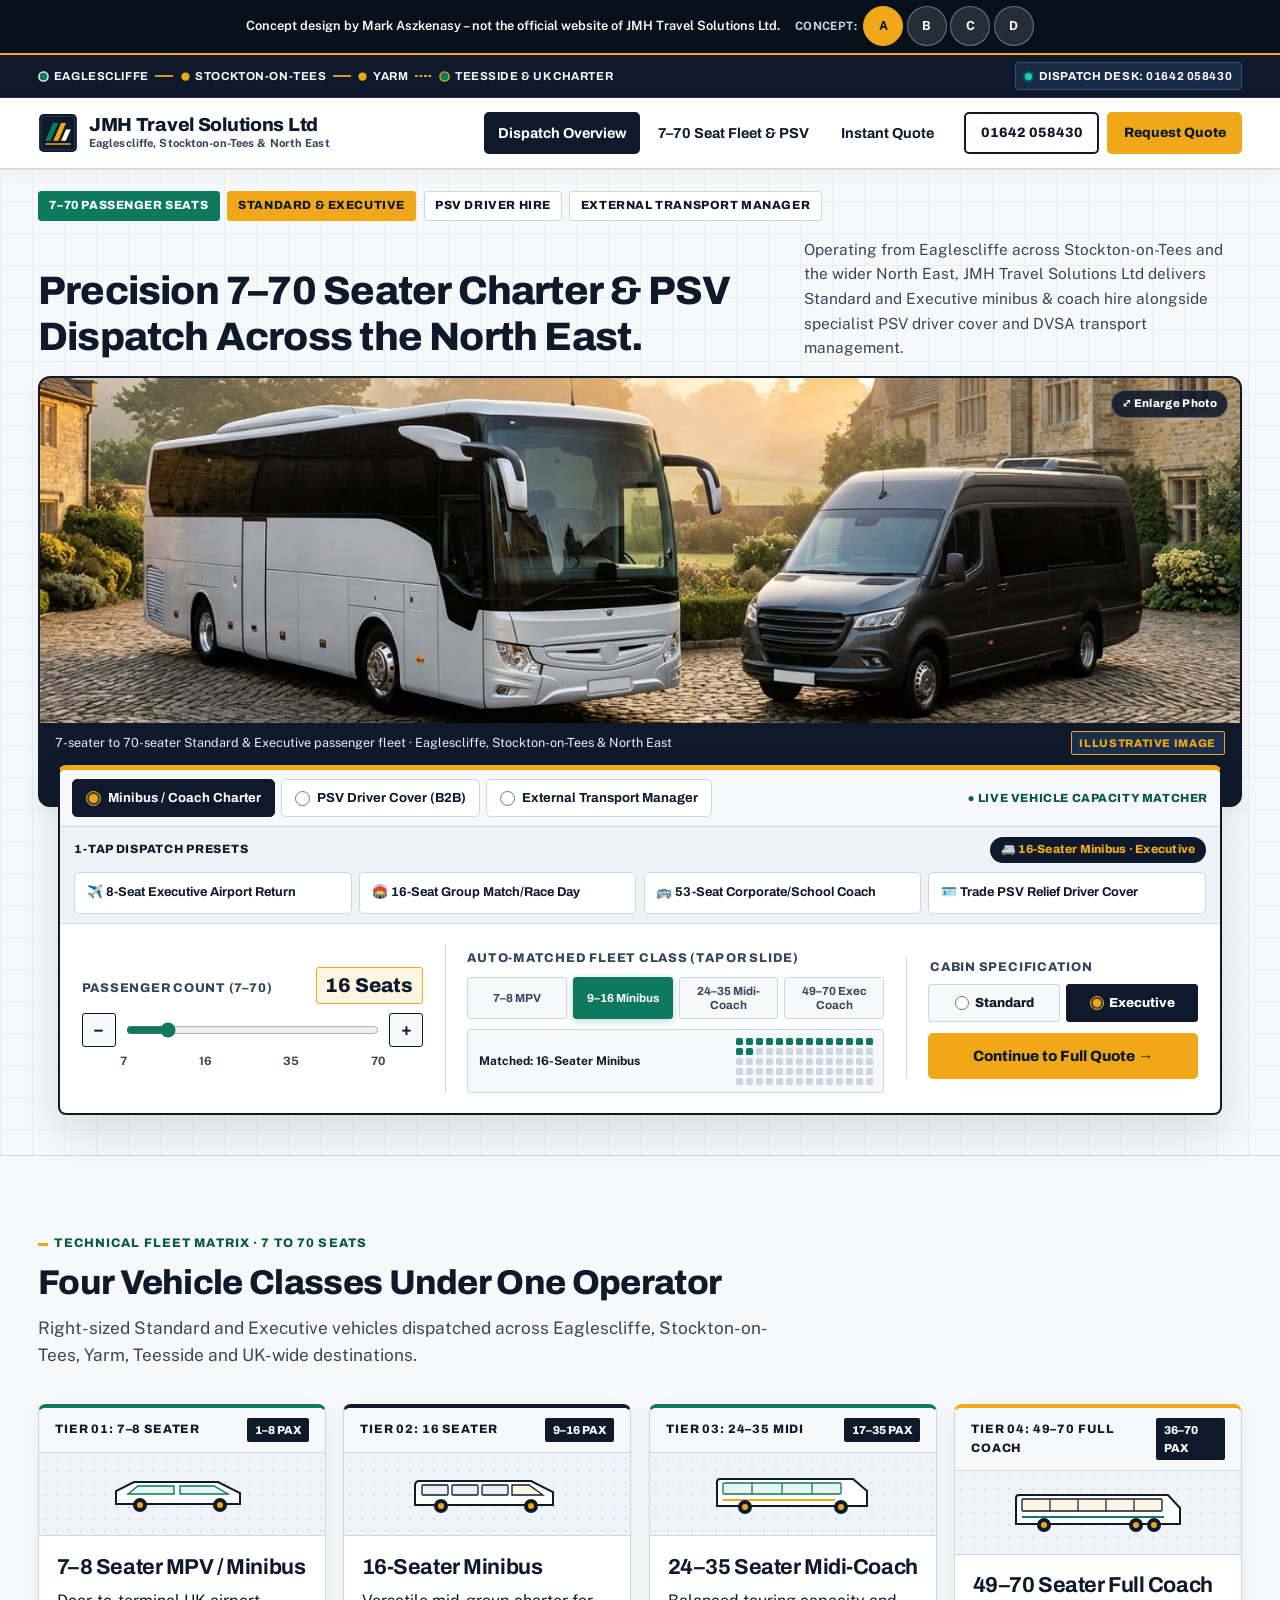
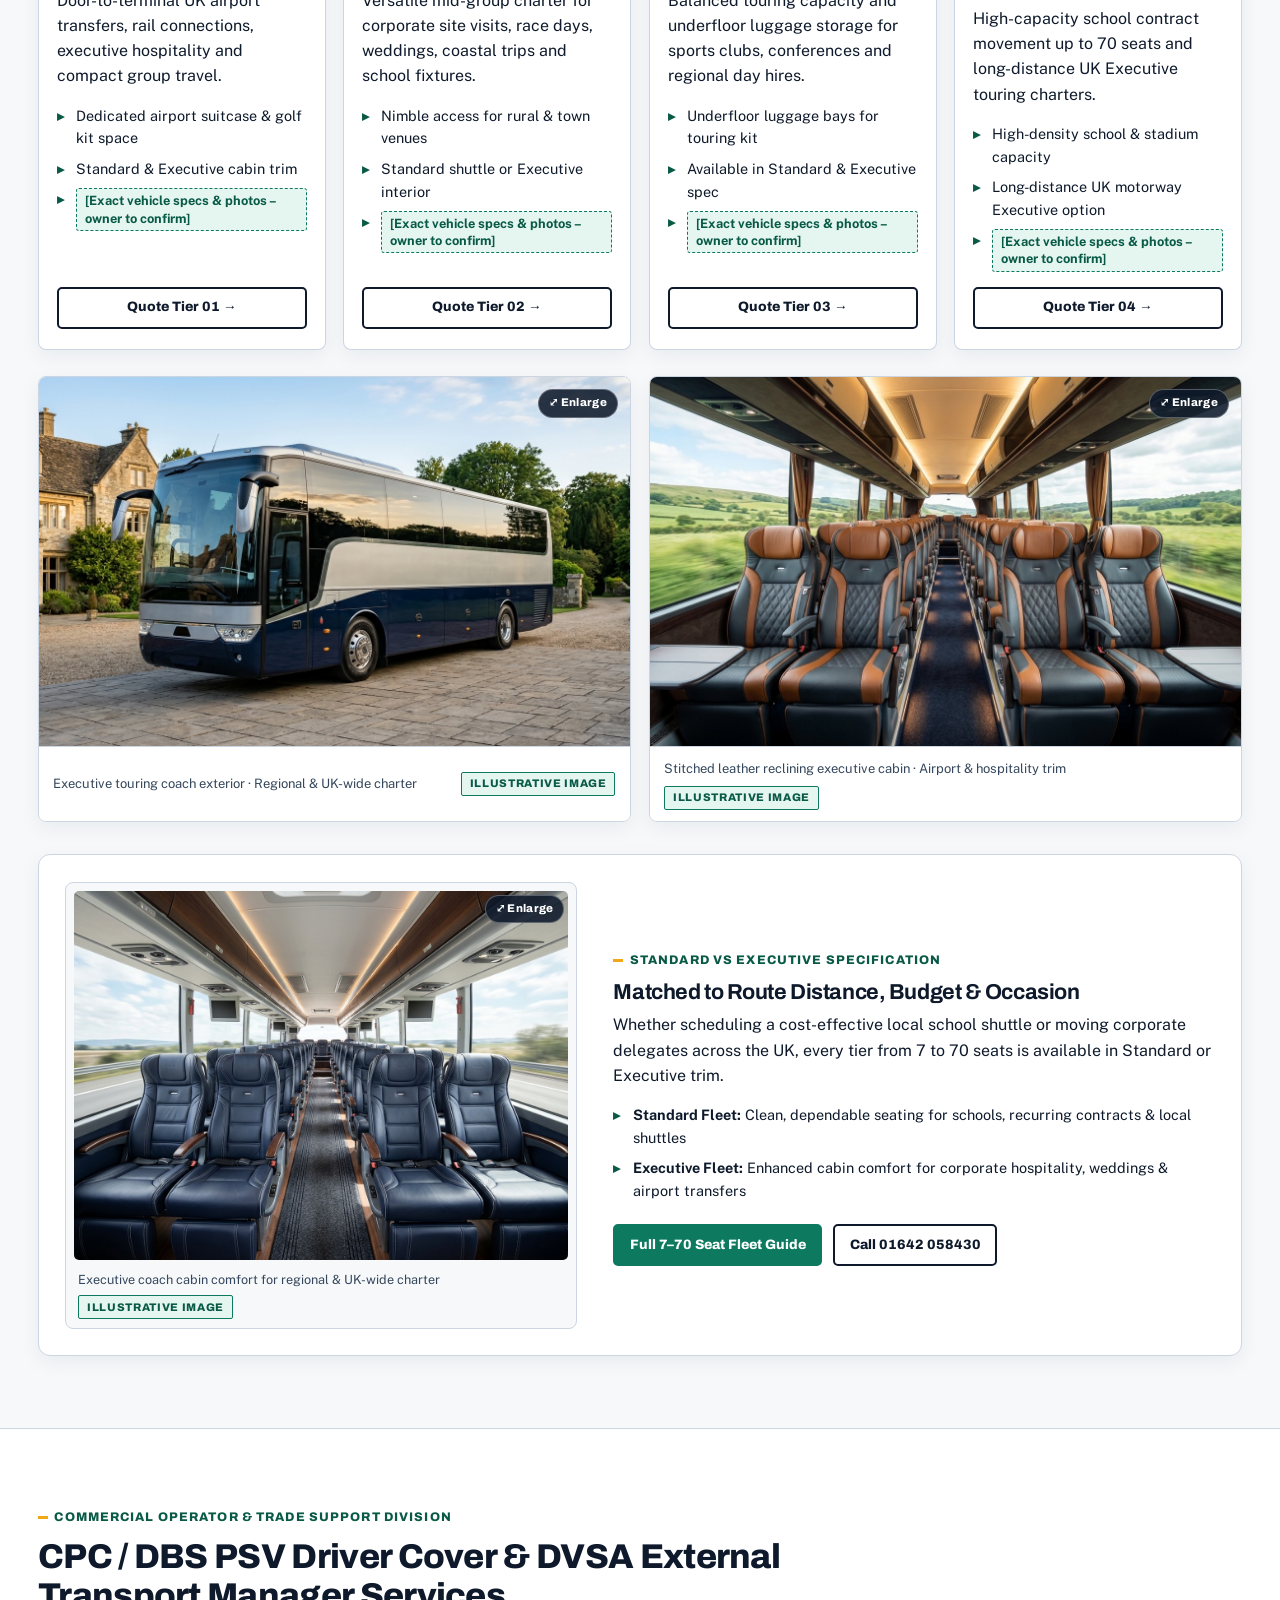
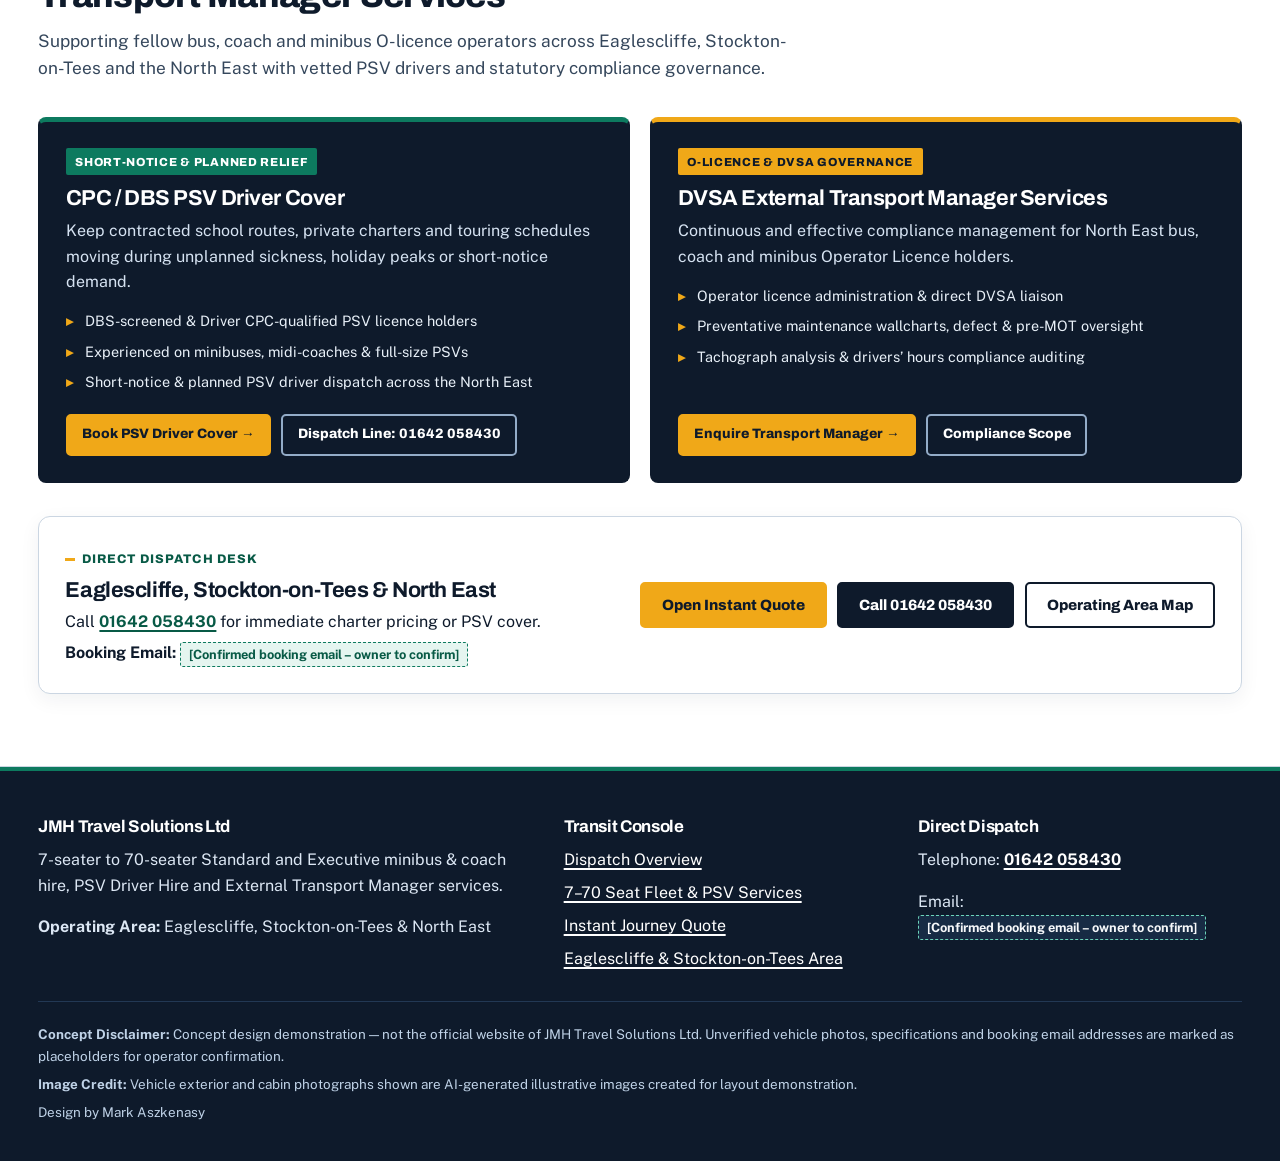
<file: index.html>
<!DOCTYPE html>
<html lang="en-GB">
<head>
  <meta charset="utf-8">
  <meta name="viewport" content="width=device-width, initial-scale=1">
  <meta name="robots" content="noindex, nofollow">
  <meta name="theme-color" content="#07101B">
  <title>JMH Travel Solutions Ltd | 7–70 Seater Minibus &amp; Coach Charter, Stockton-on-Tees &amp; North East</title>
  <meta name="description" content="Concept website for JMH Travel Solutions Ltd — 7-seater to 70-seater Standard and Executive minibus &amp; coach hire, specialist PSV Driver Hire and External Transport Manager services across Eaglescliffe, Stockton-on-Tees &amp; the North East.">
  <link rel="icon" type="image/svg+xml" href="favicon.svg">
  <link rel="stylesheet" href="css/styles.css">
</head>
<body>
  <a class="skip-link" href="#main-content">Skip to main content</a>

  <div class="concept-banner" role="region" aria-label="Concept demonstration notice">
    <div class="concept-banner-inner">
      <p>Concept design by Mark Aszkenasy – not the official website of JMH Travel Solutions Ltd.</p>
      <nav class="concept-switcher" aria-label="Switch concept design">
        <span class="concept-switcher-label">Concept:</span>
        <a class="concept-pill is-active" href="index.html" aria-current="page">A</a>
        <a class="concept-pill" href="b/index.html">B</a>
        <a class="concept-pill" href="c/index.html">C</a>
        <a class="concept-pill" href="d/index.html">D</a>
      </nav>
    </div>
  </div>

  <!-- Top Technical Dispatch Bar with Live Horizontal SVG Route Schematic -->
  <div class="dispatch-telemetry-bar" role="region" aria-label="Operating corridor and dispatch desk">
    <div class="container telemetry-inner">
      <div class="route-schematic" aria-label="Operating route: Eaglescliffe, Stockton-on-Tees, Yarm, Teesside and UK Charter">
        <span class="route-node">
          <svg viewBox="0 0 12 12" aria-hidden="true">
            <circle cx="6" cy="6" r="5" fill="#0D7A5F" stroke="#FFFFFF" stroke-width="1.5"/>
          </svg>
          <span>Eaglescliffe</span>
        </span>
        <svg class="route-connector" viewBox="0 0 20 6" aria-hidden="true">
          <line x1="0" y1="3" x2="20" y2="3" stroke="currentColor" stroke-width="2"/>
        </svg>
        <span class="route-node">
          <svg viewBox="0 0 12 12" aria-hidden="true">
            <circle cx="6" cy="6" r="4.5" fill="#F0A818"/>
          </svg>
          <span>Stockton-on-Tees</span>
        </span>
        <svg class="route-connector" viewBox="0 0 20 6" aria-hidden="true">
          <line x1="0" y1="3" x2="20" y2="3" stroke="currentColor" stroke-width="2"/>
        </svg>
        <span class="route-node">
          <svg viewBox="0 0 12 12" aria-hidden="true">
            <circle cx="6" cy="6" r="4.5" fill="#F0A818"/>
          </svg>
          <span>Yarm</span>
        </span>
        <svg class="route-connector" viewBox="0 0 20 6" aria-hidden="true">
          <line x1="0" y1="3" x2="20" y2="3" stroke="currentColor" stroke-width="2" stroke-dasharray="3 2"/>
        </svg>
        <span class="route-node">
          <svg viewBox="0 0 12 12" aria-hidden="true">
            <circle cx="6" cy="6" r="5" fill="#0D7A5F" stroke="#F0A818" stroke-width="1.5"/>
          </svg>
          <span>Teesside &amp; UK Charter</span>
        </span>
      </div>

      <a class="dispatch-desk-pill" href="tel:01642058430">
        <span class="live-emerald-dot" aria-hidden="true"></span>
        <span>Dispatch Desk: 01642 058430</span>
      </a>
    </div>
  </div>

  <!-- Clean Architectural White Transit Console Header -->
  <header class="site-header">
    <div class="container header-inner">
      <a class="brand-link" href="index.html">
        <img class="brand-mark" src="images/logo-mark.svg" width="40" height="40" alt="JMH Travel Solutions Ltd geometric road-stripe mark">
        <span class="brand-text">
          <span class="brand-name">JMH Travel Solutions Ltd</span>
          <span class="brand-sub">Eaglescliffe, Stockton-on-Tees &amp; North East</span>
        </span>
      </a>

      <button class="nav-toggle" type="button" aria-expanded="false" aria-controls="primary-nav">
        <svg viewBox="0 0 24 24" fill="none" stroke="currentColor" stroke-width="2.2" aria-hidden="true">
          <path stroke-linecap="round" d="M4 7h16M4 12h16M4 17h16"/>
        </svg>
        <span>Console</span>
      </button>

      <nav class="site-nav" id="primary-nav" aria-label="Primary navigation">
        <ul class="nav-list">
          <li><a class="nav-link" href="index.html" aria-current="page">Dispatch Overview</a></li>
          <li><a class="nav-link" href="fleet-services.html">7–70 Seat Fleet &amp; PSV</a></li>
          <li><a class="nav-link" href="quote.html">Instant Quote</a></li>
        </ul>
        <div class="header-cta-group">
          <a class="btn btn-outline-dark btn-sm" href="tel:01642058430">01642 058430</a>
          <a class="btn btn-amber btn-sm" href="quote.html">Request Quote</a>
        </div>
      </nav>
    </div>
  </header>

  <main id="main-content">
    <!-- Panoramic Widescreen Stage + Docked Horizontal Charter Search Console -->
    <section class="panoramic-transit-stage" aria-labelledby="hero-heading">
      <div class="container">
        <div class="credential-ribbon" aria-label="Operator credentials">
          <span class="cred-chip emerald">7–70 Passenger Seats</span>
          <span class="cred-chip amber">Standard &amp; Executive</span>
          <span class="cred-chip">PSV Driver Hire</span>
          <span class="cred-chip">External Transport Manager</span>
        </div>

        <div class="stage-masthead">
          <h1 id="hero-heading">Precision 7–70 Seater Charter &amp; PSV Dispatch Across the North East.</h1>
          <p class="lead">
            Operating from Eaglescliffe across Stockton-on-Tees and the wider North East, JMH Travel Solutions Ltd delivers Standard and Executive minibus &amp; coach hire alongside specialist PSV driver cover and DVSA transport management.
          </p>
        </div>

        <!-- Panoramic Widescreen Fleet Stage -->
        <figure
          class="panoramic-frame"
          data-lightbox-src="images/hero.jpg"
          data-lightbox-caption="7-seater to 70-seater Standard &amp; Executive passenger fleet · Eaglescliffe, Stockton-on-Tees &amp; North East"
          data-lightbox-cta="quote.html?pax=16&amp;spec=Executive&amp;type=hire#quote-form"
          tabindex="0"
          role="button"
          aria-label="Enlarge hero fleet photograph"
        >
          <span class="lightbox-zoom-hint" aria-hidden="true">⤢ Enlarge Photo</span>
          <img
            src="images/hero.jpg"
            width="1440"
            height="803"
            alt="Spotless silver executive touring coach parked beside a dark metallic executive minibus at sunrise"
          >
          <figcaption class="panorama-caption-bar">
            <span>7-seater to 70-seater Standard &amp; Executive passenger fleet · Eaglescliffe, Stockton-on-Tees &amp; North East</span>
            <span class="illustrative-tag">Illustrative image</span>
          </figcaption>
        </figure>

        <!-- Docked Overlapping Horizontal Console: Instant Fleet & Journey Matcher -->
        <div class="charter-console-dock" role="region" aria-label="Instant Fleet and Journey Matcher Console">
          <form id="charter-matcher-console" action="quote.html" method="get">
            <input type="hidden" id="console-preset-key" name="preset" value="">
            <!-- 1. Service Mode Tabs -->
            <div class="console-mode-bar">
              <fieldset class="mode-tabs-fieldset">
                <legend class="sr-only">Select dispatch service mode</legend>
                <div class="mode-tabs-grid">
                  <label class="mode-tab-label" for="mode-hire">
                    <input type="radio" id="mode-hire" name="type" value="hire" checked>
                    <span>Minibus / Coach Charter</span>
                  </label>
                  <label class="mode-tab-label" for="mode-driver">
                    <input type="radio" id="mode-driver" name="type" value="driver">
                    <span>PSV Driver Cover (B2B)</span>
                  </label>
                  <label class="mode-tab-label" for="mode-tm">
                    <input type="radio" id="mode-tm" name="type" value="tm">
                    <span>External Transport Manager</span>
                  </label>
                </div>
              </fieldset>
              <span class="console-status-tag" id="console-mode-status">● Live Vehicle Capacity Matcher</span>
            </div>

            <!-- 1-Tap Dispatch Presets Strip -->
            <div class="console-presets-strip">
              <div class="presets-header-row">
                <span class="presets-kicker">1-Tap Dispatch Presets</span>
                <span class="cabin-tier-visual-badge" id="console-cabin-badge" aria-live="polite">🚐 16-Seater Minibus · Executive</span>
              </div>
              <div class="dispatch-presets-grid" role="group" aria-label="1-tap dispatch scenario presets">
                <button type="button" class="dispatch-preset-pill" data-dispatch-preset="airport8">
                  ✈️ 8-Seat Executive Airport Return
                </button>
                <button type="button" class="dispatch-preset-pill" data-dispatch-preset="group16">
                  🏟️ 16-Seat Group Match/Race Day
                </button>
                <button type="button" class="dispatch-preset-pill" data-dispatch-preset="coach53">
                  🚌 53-Seat Corporate/School Coach
                </button>
                <button type="button" class="dispatch-preset-pill" data-dispatch-preset="psvdriver">
                  🪪 Trade PSV Relief Driver Cover
                </button>
              </div>
            </div>

            <!-- 2-4. Horizontal Interactive Controls -->
            <div class="console-body-grid">
              <!-- Column 1: Interactive Passenger Count Slider (7 -> 70 seats) -->
              <div class="console-col">
                <div class="slider-top-row">
                  <label class="console-field-label" for="pax-slider">Passenger Count (7–70)</label>
                  <output id="pax-readout" class="pax-readout-badge" for="pax-slider">16 Seats</output>
                </div>
                <div class="slider-control-row">
                  <button type="button" class="pax-step-btn" data-pax-step="-1" aria-label="Decrease passenger seats">−</button>
                  <input
                    type="range"
                    id="pax-slider"
                    class="pax-range-slider"
                    name="pax"
                    min="7"
                    max="70"
                    value="16"
                  >
                  <button type="button" class="pax-step-btn" data-pax-step="1" aria-label="Increase passenger seats">+</button>
                </div>
                <div class="slider-scale" aria-hidden="true">
                  <span>7</span>
                  <span>16</span>
                  <span>35</span>
                  <span>70</span>
                </div>
              </div>

              <!-- Column 2: Live Auto-Matched Vehicle Class Indicator + 70-Seat Visual Grid -->
              <div class="console-col">
                <span class="console-field-label">Auto-Matched Fleet Class (Tap or Slide)</span>
                <div class="tier-pills-grid" role="group" aria-label="Matched vehicle tiers">
                  <button type="button" class="tier-match-pill" data-tier-key="mpv" data-tier-pax="8">
                    7–8 MPV
                  </button>
                  <button type="button" class="tier-match-pill is-active" data-tier-key="minibus" data-tier-pax="16">
                    9–16 Minibus
                  </button>
                  <button type="button" class="tier-match-pill" data-tier-key="midi" data-tier-pax="32">
                    24–35 Midi-Coach
                  </button>
                  <button type="button" class="tier-match-pill" data-tier-key="coach" data-tier-pax="53">
                    49–70 Exec Coach
                  </button>
                </div>

                <div class="seat-schematic-wrap" aria-live="polite">
                  <span class="seat-schematic-caption" id="matched-class-label">Matched: 16-Seater Minibus</span>
                  <div id="console-seat-grid" class="seat-dots-matrix" aria-hidden="true"></div>
                </div>
              </div>

              <!-- Column 3: Specification Toggle (Standard / Executive) + Continue CTA -->
              <div class="console-col">
                <fieldset style="border: 0; margin: 0; padding: 0; min-width: 0;">
                  <legend class="console-field-label">Cabin Specification</legend>
                  <div class="spec-segmented">
                    <label class="spec-seg-label" for="dock-spec-std">
                      <input type="radio" id="dock-spec-std" name="spec" value="Standard">
                      <span>Standard</span>
                    </label>
                    <label class="spec-seg-label" for="dock-spec-exec">
                      <input type="radio" id="dock-spec-exec" name="spec" value="Executive" checked>
                      <span>Executive</span>
                    </label>
                  </div>
                </fieldset>

                <button type="submit" class="btn btn-amber" style="width: 100%;">
                  Continue to Full Quote →
                </button>
              </div>
            </div>
          </form>
        </div>
      </div>
    </section>

    <!-- Below the Fold: 4-Column Technical Fleet Blueprint Matrix -->
    <section class="section" id="fleet-blueprint" aria-labelledby="blueprint-heading">
      <div class="container">
        <div class="section-header">
          <span class="eyebrow">Technical Fleet Matrix · 7 to 70 Seats</span>
          <h2 id="blueprint-heading">Four Vehicle Classes Under One Operator</h2>
          <p class="lead">
            Right-sized Standard and Executive vehicles dispatched across Eaglescliffe, Stockton-on-Tees, Yarm, Teesside and UK-wide destinations.
          </p>
        </div>

        <div class="blueprint-matrix">
          <!-- TIER 01 -->
          <article class="blueprint-card emerald-rail">
            <div>
              <div class="blueprint-head">
                <span class="tier-code">Tier 01: 7–8 Seater</span>
                <span class="pax-chip">1–8 PAX</span>
              </div>
              <div class="blueprint-svg-bay" aria-hidden="true">
                <svg viewBox="0 0 180 52" fill="none">
                  <path d="M24 36V23L42 14H126L148 25V36H24Z" fill="#FFFFFF" stroke="#0E1A2B" stroke-width="2"/>
                  <path d="M46 18H82V26H36L46 18ZM88 18H122L136 26H88V18Z" fill="#E5F5F0" stroke="#0D7A5F" stroke-width="1.4"/>
                  <circle cx="48" cy="37" r="7" fill="#0E1A2B"/><circle cx="48" cy="37" r="3" fill="#F0A818"/>
                  <circle cx="128" cy="37" r="7" fill="#0E1A2B"/><circle cx="128" cy="37" r="3" fill="#F0A818"/>
                </svg>
              </div>
            </div>
            <div class="blueprint-body">
              <div>
                <h3>7–8 Seater MPV / Minibus</h3>
                <p>Door-to-terminal UK airport transfers, rail connections, executive hospitality and compact group travel.</p>
                <ul class="spec-list">
                  <li>Dedicated airport suitcase &amp; golf kit space</li>
                  <li>Standard &amp; Executive cabin trim</li>
                  <li><span class="ph">[Exact vehicle specs &amp; photos – owner to confirm]</span></li>
                </ul>
              </div>
              <a class="btn btn-outline-dark btn-sm" href="quote.html?pax=8&amp;spec=Executive&amp;type=hire">Quote Tier 01 →</a>
            </div>
          </article>

          <!-- TIER 02 -->
          <article class="blueprint-card">
            <div>
              <div class="blueprint-head">
                <span class="tier-code">Tier 02: 16 Seater</span>
                <span class="pax-chip">9–16 PAX</span>
              </div>
              <div class="blueprint-svg-bay" aria-hidden="true">
                <svg viewBox="0 0 180 52" fill="none">
                  <path d="M18 37V17C18 14.8 19.8 13 22 13H134L156 24V37H18Z" fill="#FFFFFF" stroke="#0E1A2B" stroke-width="2"/>
                  <rect x="25" y="17" width="26" height="10" rx="1" fill="#EBF0F5" stroke="#0E1A2B" stroke-width="1.3"/>
                  <rect x="55" y="17" width="26" height="10" rx="1" fill="#EBF0F5" stroke="#0E1A2B" stroke-width="1.3"/>
                  <rect x="85" y="17" width="26" height="10" rx="1" fill="#EBF0F5" stroke="#0E1A2B" stroke-width="1.3"/>
                  <path d="M115 17H132L146 27H115V17Z" fill="#FEF6E2" stroke="#0E1A2B" stroke-width="1.3"/>
                  <circle cx="44" cy="38" r="7" fill="#0E1A2B"/><circle cx="44" cy="38" r="3" fill="#F0A818"/>
                  <circle cx="134" cy="38" r="7" fill="#0E1A2B"/><circle cx="134" cy="38" r="3" fill="#F0A818"/>
                </svg>
              </div>
            </div>
            <div class="blueprint-body">
              <div>
                <h3>16-Seater Minibus</h3>
                <p>Versatile mid-group charter for corporate site visits, race days, weddings, coastal trips and school fixtures.</p>
                <ul class="spec-list">
                  <li>Nimble access for rural &amp; town venues</li>
                  <li>Standard shuttle or Executive interior</li>
                  <li><span class="ph">[Exact vehicle specs &amp; photos – owner to confirm]</span></li>
                </ul>
              </div>
              <a class="btn btn-outline-dark btn-sm" href="quote.html?pax=16&amp;spec=Executive&amp;type=hire">Quote Tier 02 →</a>
            </div>
          </article>

          <!-- TIER 03 -->
          <article class="blueprint-card emerald-rail">
            <div>
              <div class="blueprint-head">
                <span class="tier-code">Tier 03: 24–35 Midi</span>
                <span class="pax-chip">17–35 PAX</span>
              </div>
              <div class="blueprint-svg-bay" aria-hidden="true">
                <svg viewBox="0 0 180 52" fill="none">
                  <path d="M14 38V14C14 12.3 15.3 11 17 11H150L164 23V38H14Z" fill="#FFFFFF" stroke="#0E1A2B" stroke-width="2"/>
                  <rect x="20" y="15" width="118" height="11" rx="1" fill="#E5F5F0" stroke="#0D7A5F" stroke-width="1.3"/>
                  <line x1="49" y1="15" x2="49" y2="26" stroke="#0D7A5F" stroke-width="1.3"/>
                  <line x1="79" y1="15" x2="79" y2="26" stroke="#0D7A5F" stroke-width="1.3"/>
                  <line x1="109" y1="15" x2="109" y2="26" stroke="#0D7A5F" stroke-width="1.3"/>
                  <line x1="20" y1="32" x2="132" y2="32" stroke="#F0A818" stroke-width="2"/>
                  <circle cx="42" cy="39" r="7" fill="#0E1A2B"/><circle cx="42" cy="39" r="3" fill="#F0A818"/>
                  <circle cx="138" cy="39" r="7" fill="#0E1A2B"/><circle cx="138" cy="39" r="3" fill="#F0A818"/>
                </svg>
              </div>
            </div>
            <div class="blueprint-body">
              <div>
                <h3>24–35 Seater Midi-Coach</h3>
                <p>Balanced touring capacity and underfloor luggage storage for sports clubs, conferences and regional day hires.</p>
                <ul class="spec-list">
                  <li>Underfloor luggage bays for touring kit</li>
                  <li>Available in Standard &amp; Executive spec</li>
                  <li><span class="ph">[Exact vehicle specs &amp; photos – owner to confirm]</span></li>
                </ul>
              </div>
              <a class="btn btn-outline-dark btn-sm" href="quote.html?pax=32&amp;spec=Executive&amp;type=hire">Quote Tier 03 →</a>
            </div>
          </article>

          <!-- TIER 04 -->
          <article class="blueprint-card amber-rail">
            <div>
              <div class="blueprint-head">
                <span class="tier-code">Tier 04: 49–70 Full Coach</span>
                <span class="pax-chip">36–70 PAX</span>
              </div>
              <div class="blueprint-svg-bay" aria-hidden="true">
                <svg viewBox="0 0 180 52" fill="none">
                  <path d="M8 38V12C8 10.3 9.3 9 11 9H160L172 22V38H8Z" fill="#FFFFFF" stroke="#0E1A2B" stroke-width="2"/>
                  <rect x="14" y="13" width="140" height="12" rx="1" fill="#FEF6E2" stroke="#0E1A2B" stroke-width="1.3"/>
                  <line x1="42" y1="13" x2="42" y2="25" stroke="#0E1A2B" stroke-width="1.2"/>
                  <line x1="70" y1="13" x2="70" y2="25" stroke="#0E1A2B" stroke-width="1.2"/>
                  <line x1="98" y1="13" x2="98" y2="25" stroke="#0E1A2B" stroke-width="1.2"/>
                  <line x1="126" y1="13" x2="126" y2="25" stroke="#0E1A2B" stroke-width="1.2"/>
                  <line x1="14" y1="31" x2="156" y2="31" stroke="#0D7A5F" stroke-width="2"/>
                  <circle cx="36" cy="39" r="7" fill="#0E1A2B"/><circle cx="36" cy="39" r="3" fill="#F0A818"/>
                  <circle cx="128" cy="39" r="7" fill="#0E1A2B"/><circle cx="128" cy="39" r="3" fill="#F0A818"/>
                  <circle cx="146" cy="39" r="7" fill="#0E1A2B"/><circle cx="146" cy="39" r="3" fill="#F0A818"/>
                </svg>
              </div>
            </div>
            <div class="blueprint-body">
              <div>
                <h3>49–70 Seater Full Coach</h3>
                <p>High-capacity school contract movement up to 70 seats and long-distance UK Executive touring charters.</p>
                <ul class="spec-list">
                  <li>High-density school &amp; stadium capacity</li>
                  <li>Long-distance UK motorway Executive option</li>
                  <li><span class="ph">[Exact vehicle specs &amp; photos – owner to confirm]</span></li>
                </ul>
              </div>
              <a class="btn btn-outline-dark btn-sm" href="quote.html?pax=53&amp;spec=Executive&amp;type=hire">Quote Tier 04 →</a>
            </div>
          </article>
        </div>

        <!-- Executive Exterior & Cabin Detail Gallery (detail-1.jpg & detail-2.jpg) -->
        <div class="editorial-photo-grid cols-2" aria-label="Executive coach exterior and cabin detail photography">
          <figure
            class="editorial-photo-card"
            data-lightbox-src="images/detail-1.jpg"
            data-lightbox-caption="Modern silver-and-navy executive touring coach prepared on paved morning forecourt · 24–70 passenger touring class"
            data-lightbox-cta="quote.html?pax=53&amp;spec=Executive&amp;type=hire#quote-form"
            tabindex="0"
            role="button"
            aria-label="Enlarge executive touring coach exterior photograph"
          >
            <div class="photo-media">
              <span class="lightbox-zoom-hint" aria-hidden="true">⤢ Enlarge</span>
              <img
                src="images/detail-1.jpg"
                width="1200"
                height="896"
                alt="Sleek modern silver-and-navy executive touring coach parked on a paved morning forecourt"
                loading="lazy"
              >
            </div>
            <figcaption>
              <span>Executive touring coach exterior · Regional &amp; UK-wide charter</span>
              <span class="illustrative-tag">Illustrative image</span>
            </figcaption>
          </figure>

          <figure
            class="editorial-photo-card"
            data-lightbox-src="images/detail-2.jpg"
            data-lightbox-caption="Stitched dark leather reclining executive cabin seating with panoramic countryside views · Executive specification"
            data-lightbox-cta="quote.html?pax=16&amp;spec=Executive&amp;type=hire#quote-form"
            tabindex="0"
            role="button"
            aria-label="Enlarge stitched leather executive cabin photograph"
          >
            <div class="photo-media">
              <span class="lightbox-zoom-hint" aria-hidden="true">⤢ Enlarge</span>
              <img
                src="images/detail-2.jpg"
                width="1200"
                height="896"
                alt="Luxury dark stitched leather reclining executive cabin interior with panoramic countryside views"
                loading="lazy"
              >
            </div>
            <figcaption>
              <span>Stitched leather reclining executive cabin · Airport &amp; hospitality trim</span>
              <span class="illustrative-tag">Illustrative image</span>
            </figcaption>
          </figure>
        </div>

        <!-- Integrated Executive Cabin Showcase Strip with images/feature.jpg -->
        <div class="cabin-showcase-strip">
          <figure
            class="fleet-figure"
            data-lightbox-src="images/feature.jpg"
            data-lightbox-caption="Executive coach cabin comfort with navy leather reclining seats, walnut armrests and overhead lockers"
            data-lightbox-cta="quote.html?pax=32&amp;spec=Executive&amp;type=hire#quote-form"
            tabindex="0"
            role="button"
            aria-label="Enlarge executive coach cabin showcase photograph"
          >
            <span class="lightbox-zoom-hint" aria-hidden="true">⤢ Enlarge</span>
            <img
              src="images/feature.jpg"
              width="1200"
              height="896"
              alt="Executive coach interior featuring navy leather reclining seats, walnut armrests, overhead luggage lockers and panoramic windows"
              loading="lazy"
            >
            <figcaption>
              <span>Executive coach cabin comfort for regional &amp; UK-wide charter</span>
              <span class="illustrative-tag">Illustrative image</span>
            </figcaption>
          </figure>

          <div>
            <span class="eyebrow">Standard vs Executive Specification</span>
            <h3>Matched to Route Distance, Budget &amp; Occasion</h3>
            <p>
              Whether scheduling a cost-effective local school shuttle or moving corporate delegates across the UK, every tier from 7 to 70 seats is available in Standard or Executive trim.
            </p>
            <ul class="spec-list">
              <li><strong>Standard Fleet:</strong> Clean, dependable seating for schools, recurring contracts &amp; local shuttles</li>
              <li><strong>Executive Fleet:</strong> Enhanced cabin comfort for corporate hospitality, weddings &amp; airport transfers</li>
            </ul>
            <div style="display: flex; flex-wrap: wrap; gap: 0.7rem; margin-top: 1.35rem;">
              <a class="btn btn-emerald btn-sm" href="fleet-services.html">Full 7–70 Seat Fleet Guide</a>
              <a class="btn btn-outline-dark btn-sm" href="tel:01642058430">Call 01642 058430</a>
            </div>
          </div>
        </div>
      </div>
    </section>

    <!-- B2B Operator Compliance Split Panel -->
    <section class="section section-surface" id="operator-compliance" aria-labelledby="b2b-heading">
      <div class="container">
        <div class="section-header">
          <span class="eyebrow">Commercial Operator &amp; Trade Support Division</span>
          <h2 id="b2b-heading">CPC / DBS PSV Driver Cover &amp; DVSA External Transport Manager Services</h2>
          <p class="lead">
            Supporting fellow bus, coach and minibus O-licence operators across Eaglescliffe, Stockton-on-Tees and the North East with vetted PSV drivers and statutory compliance governance.
          </p>
        </div>

        <div class="compliance-split">
          <!-- Panel 1: CPC / DBS PSV Driver Cover -->
          <article class="compliance-panel">
            <div>
              <span class="compliance-kicker">Short-Notice &amp; Planned Relief</span>
              <h3>CPC / DBS PSV Driver Cover</h3>
              <p>
                Keep contracted school routes, private charters and touring schedules moving during unplanned sickness, holiday peaks or short-notice demand.
              </p>
              <ul class="spec-list">
                <li>DBS-screened &amp; Driver CPC-qualified PSV licence holders</li>
                <li>Experienced on minibuses, midi-coaches &amp; full-size PSVs</li>
                <li>Short-notice &amp; planned PSV driver dispatch across the North East</li>
              </ul>
            </div>
            <div style="display: flex; flex-wrap: wrap; gap: 0.65rem;">
              <a class="btn btn-amber btn-sm" href="quote.html?type=driver">Book PSV Driver Cover →</a>
              <a class="btn btn-outline-light btn-sm" href="tel:01642058430">Dispatch Line: 01642 058430</a>
            </div>
          </article>

          <!-- Panel 2: DVSA External Transport Manager Services -->
          <article class="compliance-panel amber-top">
            <div>
              <span class="compliance-kicker">O-Licence &amp; DVSA Governance</span>
              <h3>DVSA External Transport Manager Services</h3>
              <p>
                Continuous and effective compliance management for North East bus, coach and minibus Operator Licence holders.
              </p>
              <ul class="spec-list">
                <li>Operator licence administration &amp; direct DVSA liaison</li>
                <li>Preventative maintenance wallcharts, defect &amp; pre-MOT oversight</li>
                <li>Tachograph analysis &amp; drivers’ hours compliance auditing</li>
              </ul>
            </div>
            <div style="display: flex; flex-wrap: wrap; gap: 0.65rem;">
              <a class="btn btn-amber btn-sm" href="quote.html?type=tm">Enquire Transport Manager →</a>
              <a class="btn btn-outline-light btn-sm" href="fleet-services.html#psv-services">Compliance Scope</a>
            </div>
          </article>
        </div>

        <!-- Direct Dispatch & Operating Area Strip (Strict Privacy Rule: Area Only) -->
        <div class="cabin-showcase-strip" style="margin-top: 2rem; grid-template-columns: 1fr;">
          <div style="display: flex; flex-wrap: wrap; align-items: center; justify-content: space-between; gap: 1.25rem;">
            <div>
              <span class="eyebrow">Direct Dispatch Desk</span>
              <h3 style="margin-bottom: 0.35rem;">Eaglescliffe, Stockton-on-Tees &amp; North East</h3>
              <p style="margin-bottom: 0.4rem;">
                Call <a href="tel:01642058430"><strong>01642 058430</strong></a> for immediate charter pricing or PSV cover.
              </p>
              <p style="margin-bottom: 0;">
                <strong>Booking Email:</strong> <span class="ph">[Confirmed booking email – owner to confirm]</span>
              </p>
            </div>
            <div style="display: flex; flex-wrap: wrap; gap: 0.65rem;">
              <a class="btn btn-amber" href="quote.html">Open Instant Quote</a>
              <a class="btn btn-slate" href="tel:01642058430">Call 01642 058430</a>
              <a
                class="btn btn-outline-dark"
                href="https://www.google.com/maps/search/?api=1&amp;query=Eaglescliffe+Stockton-on-Tees"
                target="_blank"
                rel="noopener noreferrer"
              >Operating Area Map</a>
            </div>
          </div>
        </div>
      </div>
    </section>
  </main>

  <footer class="site-footer">
    <div class="container">
      <div class="footer-grid">
        <div>
          <h3>JMH Travel Solutions Ltd</h3>
          <p>7-seater to 70-seater Standard and Executive minibus &amp; coach hire, PSV Driver Hire and External Transport Manager services.</p>
          <p><strong>Operating Area:</strong> Eaglescliffe, Stockton-on-Tees &amp; North East</p>
        </div>
        <div>
          <h3>Transit Console</h3>
          <ul class="footer-links">
            <li><a href="index.html">Dispatch Overview</a></li>
            <li><a href="fleet-services.html">7–70 Seat Fleet &amp; PSV Services</a></li>
            <li><a href="quote.html">Instant Journey Quote</a></li>
            <li><a href="https://www.google.com/maps/search/?api=1&amp;query=Eaglescliffe+Stockton-on-Tees" target="_blank" rel="noopener noreferrer">Eaglescliffe &amp; Stockton-on-Tees Area</a></li>
          </ul>
        </div>
        <div>
          <h3>Direct Dispatch</h3>
          <p>Telephone: <a href="tel:01642058430"><strong>01642 058430</strong></a></p>
          <p>Email:<br><span class="ph ph-dark">[Confirmed booking email – owner to confirm]</span></p>
        </div>
      </div>

      <div class="footer-legal">
        <p><strong>Concept Disclaimer:</strong> Concept design demonstration — not the official website of JMH Travel Solutions Ltd. Unverified vehicle photos, specifications and booking email addresses are marked as placeholders for operator confirmation.</p>
        <p><strong>Image Credit:</strong> Vehicle exterior and cabin photographs shown are AI-generated illustrative images created for layout demonstration.</p>
        <p>Design by Mark Aszkenasy</p>
      </div>
    </div>
  </footer>

  <!-- Solid/Frosted Safe-Area Sticky Mobile Action Bar -->
  <div class="mobile-action-bar" role="region" aria-label="Quick mobile actions">
    <a class="btn btn-outline-light" href="tel:01642058430">Call 01642 058430</a>
    <a class="btn btn-amber" href="quote.html">Request Quote</a>
  </div>

  <!-- Non-blocking Micro-Toast -->
  <div id="micro-toast" class="micro-toast" role="status" aria-live="polite" aria-atomic="true" hidden></div>

  <!-- Native Accessible Photo Lightbox -->
  <dialog class="photo-lightbox" id="photo-lightbox" aria-labelledby="lightbox-caption">
    <div class="lightbox-shell">
      <div class="lightbox-topbar">
        <span class="illustrative-tag">Illustrative image</span>
        <button type="button" class="lightbox-close-btn" id="lightbox-close" aria-label="Close photo preview">✕ Close</button>
      </div>
      <div class="lightbox-media-stage">
        <img id="lightbox-img" src="images/hero.jpg" alt="">
      </div>
      <div class="lightbox-footer">
        <p id="lightbox-caption">JMH Travel Solutions Ltd — 7 to 70 passenger seat fleet</p>
        <a class="btn btn-amber btn-sm" id="lightbox-cta" href="quote.html#quote-form">Request Quote for This Tier →</a>
      </div>
    </div>
  </dialog>

  <script src="js/main.js"></script>
</body>
</html>
</file>
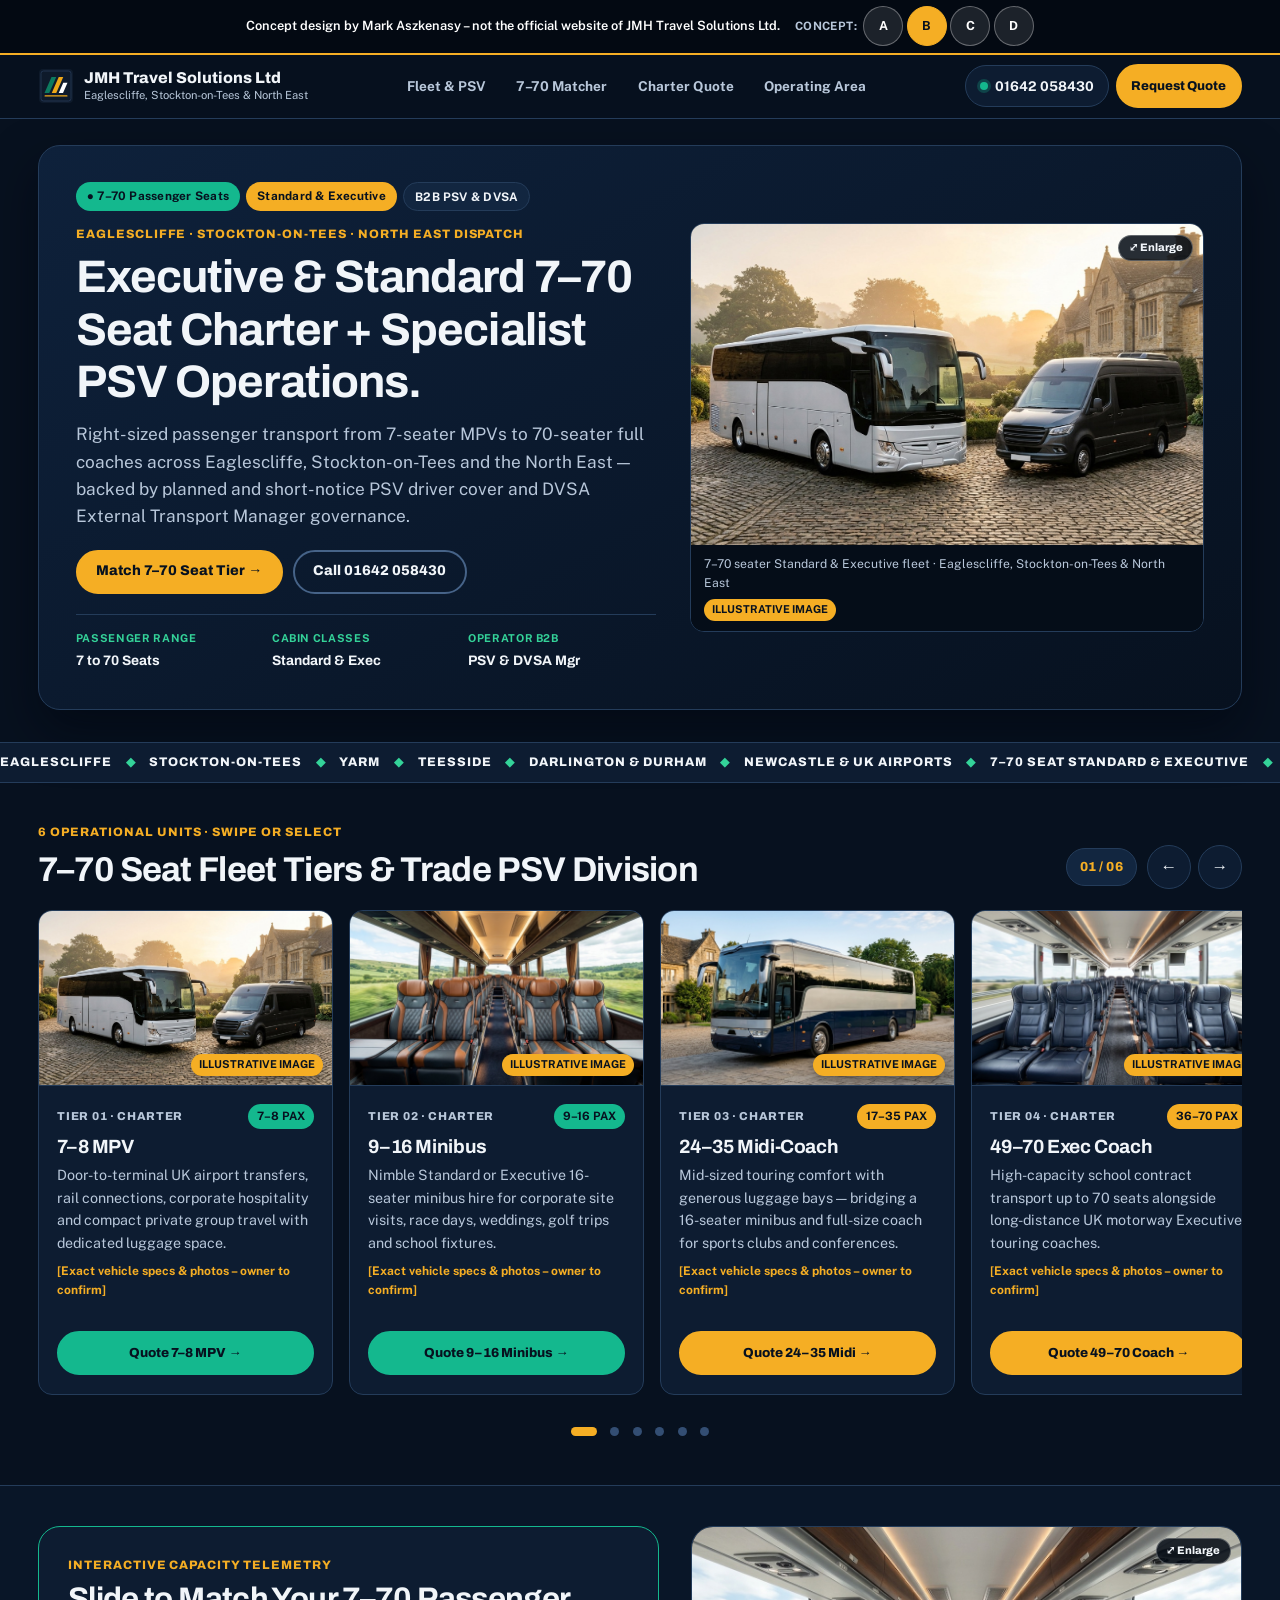
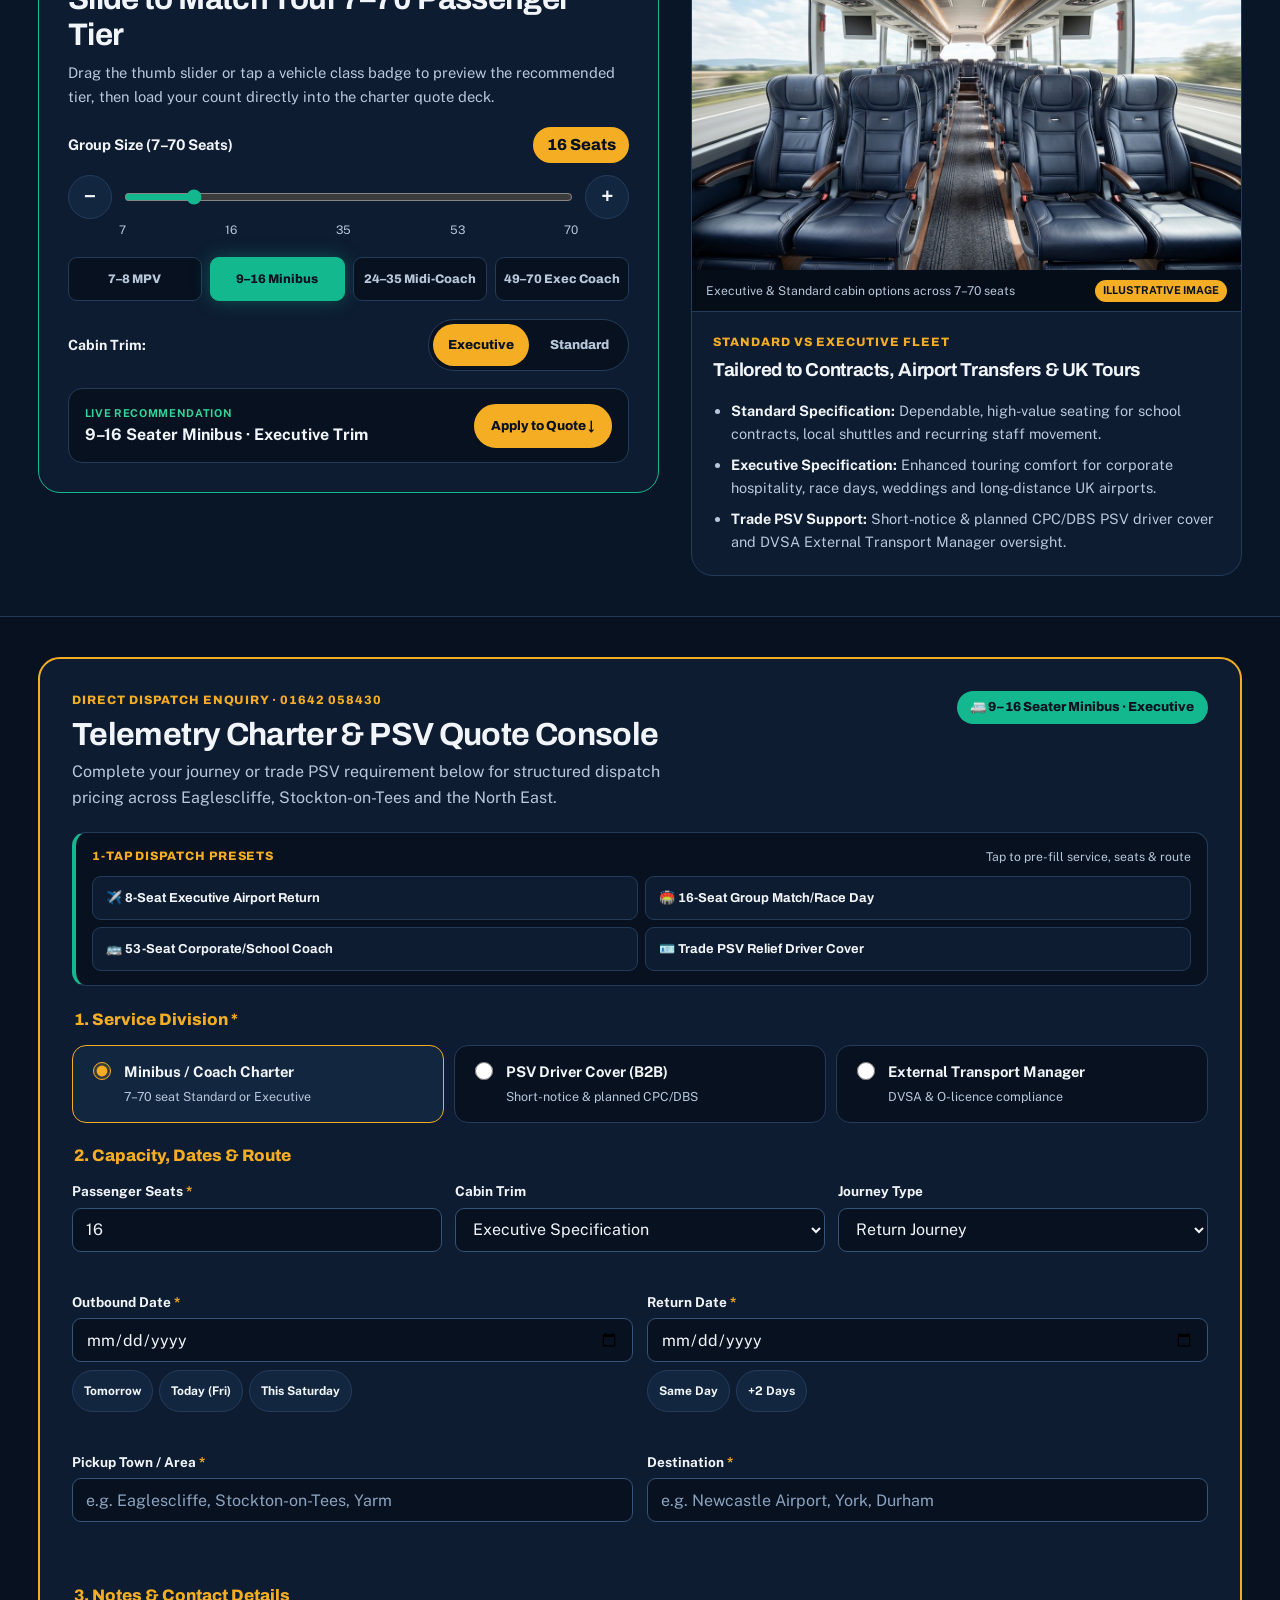
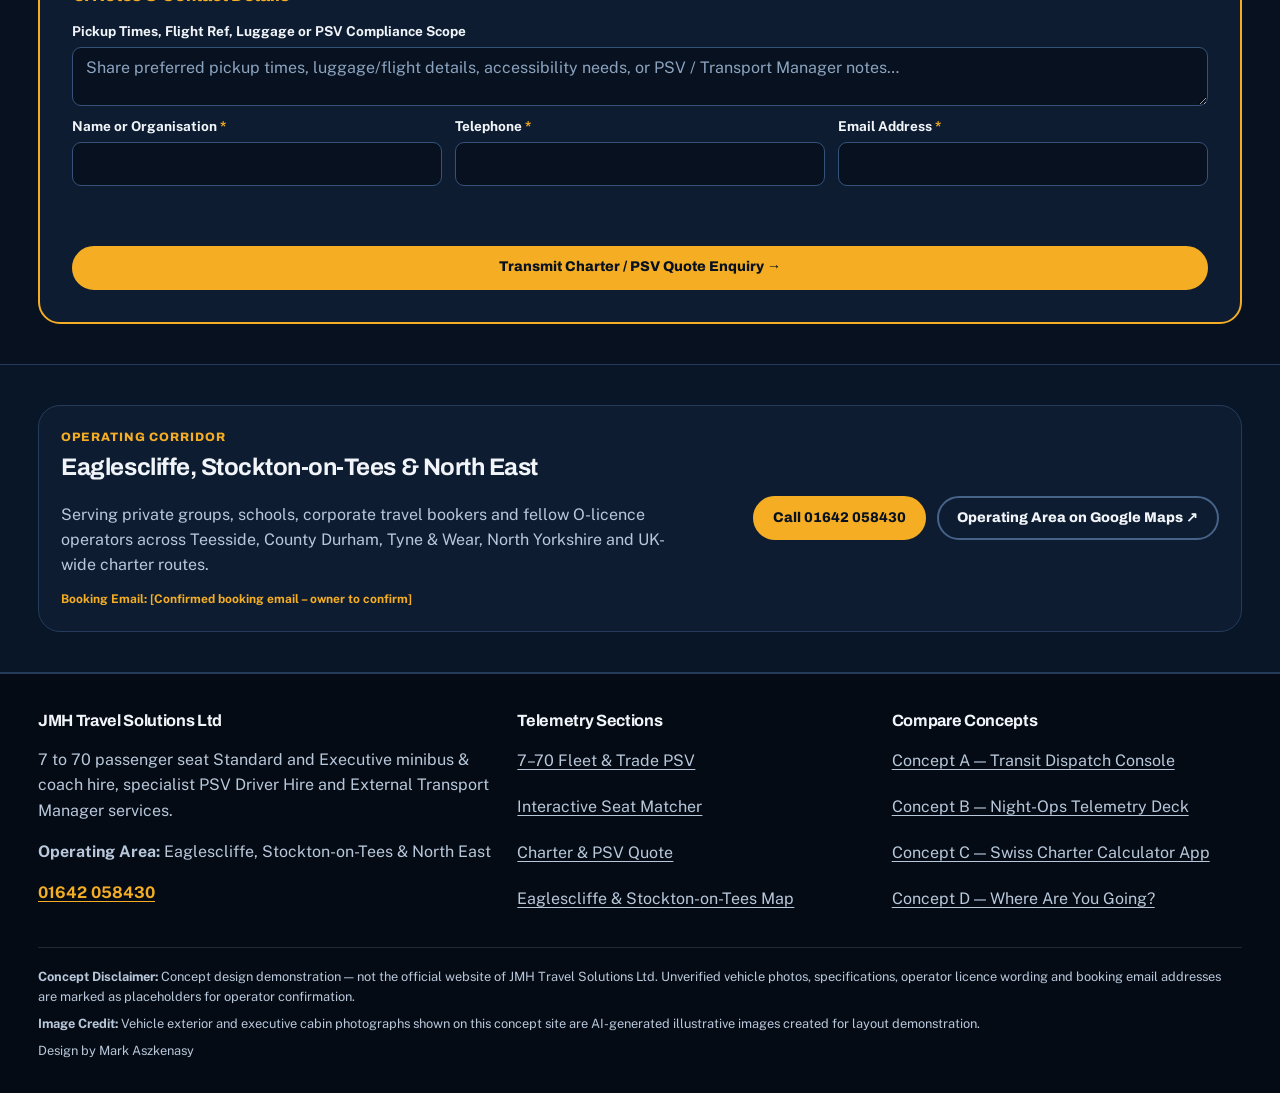
<file: b/index.html>
<!DOCTYPE html>
<html lang="en-GB">
<head>
  <meta charset="utf-8">
  <meta name="viewport" content="width=device-width, initial-scale=1, viewport-fit=cover">
  <meta name="robots" content="noindex, nofollow">
  <meta name="theme-color" content="#07111F">
  <title>JMH Travel Solutions Ltd | Concept B — Night-Ops Executive Fleet &amp; Telemetry Deck</title>
  <meta name="description" content="Concept B night-ops telemetry website for JMH Travel Solutions Ltd — 7 to 70 passenger seat Standard and Executive minibus &amp; coach hire, specialist PSV Driver Hire and DVSA External Transport Manager across Eaglescliffe, Stockton-on-Tees &amp; the North East.">
  <link rel="icon" type="image/svg+xml" href="../favicon.svg">
  <link rel="stylesheet" href="css/styles.css">
</head>
<body>
  <a class="skip-link" href="#main-content">Skip to main content</a>

  <!-- Persistent Top Concept Banner + Concept A / B / C Switcher -->
  <div class="concept-banner" role="region" aria-label="Concept demonstration notice">
    <div class="concept-banner-inner">
      <p>Concept design by Mark Aszkenasy – not the official website of JMH Travel Solutions Ltd.</p>
      <nav class="concept-switcher" aria-label="Switch concept design">
        <span class="concept-switcher-label">Concept:</span>
        <a class="concept-pill" href="../index.html">A</a>
        <a class="concept-pill is-active" href="index.html" aria-current="page">B</a>
        <a class="concept-pill" href="../c/index.html">C</a>
        <a class="concept-pill" href="../d/index.html">D</a>
      </nav>
    </div>
  </div>

  <!-- Night-Ops Telemetry Header -->
  <header class="telemetry-header">
    <div class="scroll-progress-rail" id="b-scroll-progress" aria-hidden="true"></div>
    <div class="container header-bar">
      <a class="brand-lockup" href="#top" aria-label="JMH Travel Solutions Ltd — Eaglescliffe, Stockton-on-Tees and North East">
        <img class="brand-mark" src="../images/logo-mark.svg" width="38" height="38" alt="JMH Travel Solutions Ltd geometric road-stripe emblem">
        <span class="brand-copy">
          <span class="brand-title">JMH Travel Solutions Ltd</span>
          <span class="brand-sub">Eaglescliffe, Stockton-on-Tees &amp; North East</span>
        </span>
      </a>

      <nav class="header-links" aria-label="Primary telemetry navigation">
        <a class="nav-pill" href="#fleet-deck">Fleet &amp; PSV</a>
        <a class="nav-pill" href="#seat-matcher">7–70 Matcher</a>
        <a class="nav-pill" href="#telemetry-quote">Charter Quote</a>
        <a class="nav-pill" href="#corridor">Operating Area</a>
      </nav>

      <div class="header-cta-wrap">
        <a class="dispatch-pill" href="tel:01642058430" aria-label="Call Dispatch on 01642 058430">
          <span class="pulse-dot" aria-hidden="true"></span>
          <span>01642 058430</span>
        </a>
        <a class="btn btn-amber btn-compact" href="#telemetry-quote">Request Quote</a>
      </div>
    </div>
  </header>

  <main id="main-content">
    <!-- Full-Bleed Executive Coach & Minibus Hero Card -->
    <section class="hero-deck" id="top" aria-labelledby="hero-heading">
      <div class="container">
        <div class="hero-telemetry-card">
          <div class="hero-copy-col">
            <div class="spec-tags-row">
              <span class="tag-emerald">● 7–70 Passenger Seats</span>
              <span class="tag-amber">Standard &amp; Executive</span>
              <span class="tag-slate">B2B PSV &amp; DVSA</span>
            </div>

            <p class="telemetry-kicker">Eaglescliffe · Stockton-on-Tees · North East Dispatch</p>
            <h1 id="hero-heading">Executive &amp; Standard 7–70 Seat Charter + Specialist PSV Operations.</h1>
            <p class="hero-lead">
              Right-sized passenger transport from 7-seater MPVs to 70-seater full coaches across Eaglescliffe, Stockton-on-Tees and the North East — backed by planned and short-notice PSV driver cover and DVSA External Transport Manager governance.
            </p>

            <div class="hero-cta-row">
              <a class="btn btn-amber" href="#seat-matcher">Match 7–70 Seat Tier →</a>
              <a class="btn btn-ghost-light" href="tel:01642058430">Call 01642 058430</a>
            </div>

            <div class="telemetry-readout-strip" aria-label="Core service capabilities">
              <div>
                <span class="readout-label">PASSENGER RANGE</span>
                <strong>7 to 70 Seats</strong>
              </div>
              <div>
                <span class="readout-label">CABIN CLASSES</span>
                <strong>Standard &amp; Exec</strong>
              </div>
              <div>
                <span class="readout-label">OPERATOR B2B</span>
                <strong>PSV &amp; DVSA Mgr</strong>
              </div>
            </div>
          </div>

          <figure
            class="hero-fleet-frame"
            data-lightbox-src="../images/hero.jpg"
            data-lightbox-caption="7–70 seater Standard &amp; Executive fleet · Eaglescliffe, Stockton-on-Tees &amp; North East"
            tabindex="0"
            role="button"
            aria-label="Enlarge hero fleet photograph"
          >
            <span class="b-zoom-badge" aria-hidden="true">⤢ Enlarge</span>
            <img
              src="../images/hero.jpg"
              width="1440"
              height="803"
              alt="Silver executive touring coach parked beside a dark metallic executive minibus at dawn"
            >
            <figcaption class="telemetry-img-caption">
              <span>7–70 seater Standard &amp; Executive fleet · Eaglescliffe, Stockton-on-Tees &amp; North East</span>
              <span class="ill-tag">Illustrative image</span>
            </figcaption>
          </figure>
        </div>
      </div>
    </section>

    <!-- Kinetic North East Route Ticker -->
    <div class="route-ticker" aria-label="Operating route corridor">
      <div class="ticker-track">
        <div class="ticker-segment">
          <span>EAGLESCLIFFE</span><span class="sep" aria-hidden="true">◆</span>
          <span>STOCKTON-ON-TEES</span><span class="sep" aria-hidden="true">◆</span>
          <span>YARM</span><span class="sep" aria-hidden="true">◆</span>
          <span>TEESSIDE</span><span class="sep" aria-hidden="true">◆</span>
          <span>DARLINGTON &amp; DURHAM</span><span class="sep" aria-hidden="true">◆</span>
          <span>NEWCASTLE &amp; UK AIRPORTS</span><span class="sep" aria-hidden="true">◆</span>
          <span>7–70 SEAT STANDARD &amp; EXECUTIVE</span><span class="sep" aria-hidden="true">◆</span>
          <span>SHORT-NOTICE &amp; PLANNED PSV DRIVER COVER</span><span class="sep" aria-hidden="true">◆</span>
        </div>
        <div class="ticker-segment" aria-hidden="true">
          <span>EAGLESCLIFFE</span><span class="sep">◆</span>
          <span>STOCKTON-ON-TEES</span><span class="sep">◆</span>
          <span>YARM</span><span class="sep">◆</span>
          <span>TEESSIDE</span><span class="sep">◆</span>
          <span>DARLINGTON &amp; DURHAM</span><span class="sep">◆</span>
          <span>NEWCASTLE &amp; UK AIRPORTS</span><span class="sep">◆</span>
          <span>7–70 SEAT STANDARD &amp; EXECUTIVE</span><span class="sep">◆</span>
          <span>SHORT-NOTICE &amp; PLANNED PSV DRIVER COVER</span><span class="sep">◆</span>
        </div>
      </div>
    </div>

    <!-- Horizontal Touch-Snap Fleet & B2B Tier Cards -->
    <section class="deck-section" id="fleet-deck" aria-labelledby="fleet-deck-heading">
      <div class="container">
        <div class="deck-head-row">
          <div>
            <span class="telemetry-kicker">6 Operational Units · Swipe or Select</span>
            <h2 id="fleet-deck-heading">7–70 Seat Fleet Tiers &amp; Trade PSV Division</h2>
          </div>
          <div class="rail-controls-group" aria-label="Scroll fleet tier cards">
            <span class="rail-counter-pill" id="b-rail-counter" aria-live="polite">01 / 06</span>
            <div class="rail-arrows">
              <button type="button" class="rail-btn" data-rail-dir="-1" aria-label="Previous tier card">←</button>
              <button type="button" class="rail-btn" data-rail-dir="1" aria-label="Next tier card">→</button>
            </div>
          </div>
        </div>

        <div class="tier-snap-rail" id="fleet-snap-rail" tabindex="0" role="region" aria-label="Swipeable fleet and PSV cards">
          <!-- Card 1: 7-8 MPV -->
          <article class="tier-snap-card">
            <figure
              class="snap-card-photo"
              data-lightbox-src="../images/hero.jpg"
              data-lightbox-caption="Tier 01 · 7–8 Seater MPV / Minibus for door-to-terminal UK airport runs &amp; executive hospitality"
              tabindex="0"
              role="button"
              aria-label="Enlarge 7–8 seater MPV photograph"
            >
              <img src="../images/hero.jpg" width="1440" height="803" alt="Executive minibus and coach lineup prepared at dawn" loading="lazy">
              <span class="ill-tag snap-ill-tag">Illustrative image</span>
            </figure>
            <div class="snap-card-body">
              <div>
                <div class="tier-top">
                  <span class="tier-code">TIER 01 · CHARTER</span>
                  <span class="pax-pill emerald">7–8 PAX</span>
                </div>
                <h3>7–8 MPV</h3>
                <p>Door-to-terminal UK airport transfers, rail connections, corporate hospitality and compact private group travel with dedicated luggage space.</p>
                <p class="ph-note">[Exact vehicle specs &amp; photos – owner to confirm]</p>
              </div>
              <button type="button" class="btn btn-emerald-solid btn-sm" data-load-quote="hire" data-pax="8">
                Quote 7–8 MPV →
              </button>
            </div>
          </article>

          <!-- Card 2: 9-16 Minibus -->
          <article class="tier-snap-card">
            <figure
              class="snap-card-photo"
              data-lightbox-src="../images/detail-2.jpg"
              data-lightbox-caption="Tier 02 · 9–16 Seater Minibus with stitched leather Executive or practical Standard cabin"
              tabindex="0"
              role="button"
              aria-label="Enlarge 9–16 seater minibus cabin photograph"
            >
              <img src="../images/detail-2.jpg" width="1200" height="896" alt="Luxury dark stitched leather reclining executive cabin interior with countryside views" loading="lazy">
              <span class="ill-tag snap-ill-tag">Illustrative image</span>
            </figure>
            <div class="snap-card-body">
              <div>
                <div class="tier-top">
                  <span class="tier-code">TIER 02 · CHARTER</span>
                  <span class="pax-pill emerald">9–16 PAX</span>
                </div>
                <h3>9–16 Minibus</h3>
                <p>Nimble Standard or Executive 16-seater minibus hire for corporate site visits, race days, weddings, golf trips and school fixtures.</p>
                <p class="ph-note">[Exact vehicle specs &amp; photos – owner to confirm]</p>
              </div>
              <button type="button" class="btn btn-emerald-solid btn-sm" data-load-quote="hire" data-pax="16">
                Quote 9–16 Minibus →
              </button>
            </div>
          </article>

          <!-- Card 3: 24-35 Midi-Coach -->
          <article class="tier-snap-card">
            <figure
              class="snap-card-photo"
              data-lightbox-src="../images/detail-1.jpg"
              data-lightbox-caption="Tier 03 · 24–35 Seater Midi-Coach with touring comfort and dedicated underfloor luggage bays"
              tabindex="0"
              role="button"
              aria-label="Enlarge 24–35 seater midi-coach photograph"
            >
              <img src="../images/detail-1.jpg" width="1200" height="896" alt="Sleek modern silver-and-navy executive touring coach on paved morning forecourt" loading="lazy">
              <span class="ill-tag snap-ill-tag">Illustrative image</span>
            </figure>
            <div class="snap-card-body">
              <div>
                <div class="tier-top">
                  <span class="tier-code">TIER 03 · CHARTER</span>
                  <span class="pax-pill amber">17–35 PAX</span>
                </div>
                <h3>24–35 Midi-Coach</h3>
                <p>Mid-sized touring comfort with generous luggage bays — bridging a 16-seater minibus and full-size coach for sports clubs and conferences.</p>
                <p class="ph-note">[Exact vehicle specs &amp; photos – owner to confirm]</p>
              </div>
              <button type="button" class="btn btn-amber btn-sm" data-load-quote="hire" data-pax="32">
                Quote 24–35 Midi →
              </button>
            </div>
          </article>

          <!-- Card 4: 49-70 Exec Coach -->
          <article class="tier-snap-card">
            <figure
              class="snap-card-photo"
              data-lightbox-src="../images/feature.jpg"
              data-lightbox-caption="Tier 04 · 49–70 Seater Full Coach available in high-capacity contract or Executive UK touring spec"
              tabindex="0"
              role="button"
              aria-label="Enlarge 49–70 seater executive coach cabin photograph"
            >
              <img src="../images/feature.jpg" width="1200" height="896" alt="Executive touring coach cabin with dark navy reclining seats, walnut trim and panoramic glazing" loading="lazy">
              <span class="ill-tag snap-ill-tag">Illustrative image</span>
            </figure>
            <div class="snap-card-body">
              <div>
                <div class="tier-top">
                  <span class="tier-code">TIER 04 · CHARTER</span>
                  <span class="pax-pill amber">36–70 PAX</span>
                </div>
                <h3>49–70 Exec Coach</h3>
                <p>High-capacity school contract transport up to 70 seats alongside long-distance UK motorway Executive touring coaches.</p>
                <p class="ph-note">[Exact vehicle specs &amp; photos – owner to confirm]</p>
              </div>
              <button type="button" class="btn btn-amber btn-sm" data-load-quote="hire" data-pax="53">
                Quote 49–70 Coach →
              </button>
            </div>
          </article>

          <!-- Card 5: PSV Driver Cover -->
          <article class="tier-snap-card b2b-card">
            <figure
              class="snap-card-photo"
              data-lightbox-src="../images/detail-1.jpg"
              data-lightbox-caption="B2B Trade · CPC &amp; DBS-vetted PSV relief driver cover for North East O-licence operators"
              tabindex="0"
              role="button"
              aria-label="Enlarge PSV driver cover coach photograph"
            >
              <img src="../images/detail-1.jpg" width="1200" height="896" alt="Silver-and-navy PSV coach prepared on morning depot forecourt" loading="lazy">
              <span class="ill-tag snap-ill-tag">Illustrative image</span>
            </figure>
            <div class="snap-card-body">
              <div>
                <div class="tier-top">
                  <span class="tier-code">B2B TRADE · DRIVER HIRE</span>
                  <span class="pax-pill emerald">CPC &amp; DBS</span>
                </div>
                <h3>PSV Driver Cover</h3>
                <p>Specialist short-notice and planned PSV driver relief for fellow North East bus, coach and minibus O-licence operators.</p>
                <p class="ph-note">[Operator licence &amp; CPC details – owner to confirm]</p>
              </div>
              <button type="button" class="btn btn-emerald-solid btn-sm" data-load-quote="driver" data-pax="32">
                Book PSV Driver Cover →
              </button>
            </div>
          </article>

          <!-- Card 6: External Transport Manager -->
          <article class="tier-snap-card b2b-card">
            <figure
              class="snap-card-photo"
              data-lightbox-src="../images/hero.jpg"
              data-lightbox-caption="B2B Trade · Statutory DVSA External Transport Manager governance for O-licence operators"
              tabindex="0"
              role="button"
              aria-label="Enlarge External Transport Manager fleet photograph"
            >
              <img src="../images/hero.jpg" width="1440" height="803" alt="PSV coach and minibus operator lineup for DVSA transport management" loading="lazy">
              <span class="ill-tag snap-ill-tag">Illustrative image</span>
            </figure>
            <div class="snap-card-body">
              <div>
                <div class="tier-top">
                  <span class="tier-code">B2B TRADE · COMPLIANCE</span>
                  <span class="pax-pill amber">DVSA / O-LICENCE</span>
                </div>
                <h3>External Transport Manager</h3>
                <p>Statutory DVSA governance, O-licence administration, preventative maintenance wallcharts, defect oversight and tachograph auditing.</p>
                <p class="ph-note">[Operator licence &amp; CPC details – owner to confirm]</p>
              </div>
              <button type="button" class="btn btn-amber btn-sm" data-load-quote="tm" data-pax="16">
                Enquire Transport Mgr →
              </button>
            </div>
          </article>
        </div>

        <!-- Synced Snap Dot Indicators -->
        <div class="rail-dots-bar" id="b-rail-dots" role="group" aria-label="Select fleet card"></div>
      </div>
    </section>

    <!-- Interactive Thumb-Slider Seat Matcher (7–70 Seats) + Cabin Showcase -->
    <section class="deck-section section-elevated" id="seat-matcher" aria-labelledby="matcher-heading">
      <div class="container">
        <div class="matcher-split">
          <!-- Interactive Thumb-Slider Matcher Panel -->
          <div class="matcher-console-card">
            <span class="telemetry-kicker">Interactive Capacity Telemetry</span>
            <h2 id="matcher-heading">Slide to Match Your 7–70 Passenger Tier</h2>
            <p class="matcher-sub">
              Drag the thumb slider or tap a vehicle class badge to preview the recommended tier, then load your count directly into the charter quote deck.
            </p>

            <div class="slider-readout-header">
              <label for="b-pax-slider" class="slider-label">Group Size (7–70 Seats)</label>
              <output id="b-pax-output" for="b-pax-slider" class="pax-big-badge">16 Seats</output>
            </div>

            <div class="thumb-slider-row">
              <button type="button" class="step-circle" data-slider-step="-1" aria-label="Decrease passenger count">−</button>
              <input
                type="range"
                id="b-pax-slider"
                min="7"
                max="70"
                value="16"
                class="telemetry-range"
              >
              <button type="button" class="step-circle" data-slider-step="1" aria-label="Increase passenger count">+</button>
            </div>

            <div class="slider-ticks" aria-hidden="true">
              <span>7</span>
              <span>16</span>
              <span>35</span>
              <span>53</span>
              <span>70</span>
            </div>

            <!-- Live Lighting Tier Badges -->
            <div class="live-tier-badges" role="group" aria-label="Live matched vehicle tier badges">
              <button type="button" class="live-tier-pill" data-badge-tier="mpv" data-set-pax="8">7–8 MPV</button>
              <button type="button" class="live-tier-pill is-lit" data-badge-tier="minibus" data-set-pax="16">9–16 Minibus</button>
              <button type="button" class="live-tier-pill" data-badge-tier="midi" data-set-pax="32">24–35 Midi-Coach</button>
              <button type="button" class="live-tier-pill" data-badge-tier="coach" data-set-pax="53">49–70 Exec Coach</button>
            </div>

            <div class="spec-toggle-bar">
              <span class="spec-label">Cabin Trim:</span>
              <div class="seg-group" role="group" aria-label="Select Standard or Executive cabin">
                <button type="button" class="seg-btn is-selected" data-cabin-spec="Executive" aria-pressed="true">Executive</button>
                <button type="button" class="seg-btn" data-cabin-spec="Standard" aria-pressed="false">Standard</button>
              </div>
            </div>

            <div class="matched-telemetry-box" aria-live="polite">
              <div>
                <span class="readout-label">LIVE RECOMMENDATION</span>
                <strong id="b-matched-summary">9–16 Seater Minibus · Executive Trim</strong>
              </div>
              <button type="button" class="btn btn-amber btn-sm" id="b-apply-to-quote">
                Apply to Quote ↓
              </button>
            </div>
          </div>

          <!-- Executive vs Standard Cabin Feature Card -->
          <div class="cabin-feature-panel">
            <figure
              class="cabin-photo-wrap"
              data-lightbox-src="../images/feature.jpg"
              data-lightbox-caption="Executive &amp; Standard cabin options across 7–70 seats · Reclining leather seating &amp; overhead lockers"
              tabindex="0"
              role="button"
              aria-label="Enlarge executive coach cabin photograph"
            >
              <span class="b-zoom-badge" aria-hidden="true">⤢ Enlarge</span>
              <img
                src="../images/feature.jpg"
                width="1200"
                height="896"
                alt="Executive touring coach cabin with dark navy reclining seats, walnut trim and panoramic glazing"
                loading="lazy"
              >
              <figcaption class="telemetry-img-caption">
                <span>Executive &amp; Standard cabin options across 7–70 seats</span>
                <span class="ill-tag">Illustrative image</span>
              </figcaption>
            </figure>

            <div class="cabin-copy">
              <span class="telemetry-kicker">Standard vs Executive Fleet</span>
              <h3>Tailored to Contracts, Airport Transfers &amp; UK Tours</h3>
              <ul class="telemetry-checklist">
                <li><strong>Standard Specification:</strong> Dependable, high-value seating for school contracts, local shuttles and recurring staff movement.</li>
                <li><strong>Executive Specification:</strong> Enhanced touring comfort for corporate hospitality, race days, weddings and long-distance UK airports.</li>
                <li><strong>Trade PSV Support:</strong> Short-notice &amp; planned CPC/DBS PSV driver cover and DVSA External Transport Manager oversight.</li>
              </ul>
            </div>
          </div>
        </div>
      </div>
    </section>

    <!-- Dark Telemetry Charter & PSV Quote Form -->
    <section class="deck-section" id="telemetry-quote" aria-labelledby="quote-heading">
      <div class="container">
        <div class="quote-telemetry-shell">
          <div class="quote-header">
            <div>
              <span class="telemetry-kicker">Direct Dispatch Enquiry · 01642 058430</span>
              <h2 id="quote-heading">Telemetry Charter &amp; PSV Quote Console</h2>
              <p>Complete your journey or trade PSV requirement below for structured dispatch pricing across Eaglescliffe, Stockton-on-Tees and the North East.</p>
            </div>
            <div class="active-match-chip" id="quote-live-chip" aria-live="polite">
              🚐 9–16 Seater Minibus · Executive
            </div>
          </div>

          <!-- 1-Tap Dispatch Presets -->
          <div class="b-presets-bar" role="region" aria-label="1-Tap Dispatch Presets">
            <div class="b-presets-top">
              <span class="telemetry-kicker" style="margin: 0;">1-Tap Dispatch Presets</span>
              <span class="b-presets-hint">Tap to pre-fill service, seats &amp; route</span>
            </div>
            <div class="b-presets-grid" role="group" aria-label="Quick dispatch scenario presets">
              <button type="button" class="b-preset-pill" data-b-preset="airport8">
                ✈️ 8-Seat Executive Airport Return
              </button>
              <button type="button" class="b-preset-pill" data-b-preset="group16">
                🏟️ 16-Seat Group Match/Race Day
              </button>
              <button type="button" class="b-preset-pill" data-b-preset="coach53">
                🚌 53-Seat Corporate/School Coach
              </button>
              <button type="button" class="b-preset-pill" data-b-preset="psvdriver">
                🪪 Trade PSV Relief Driver Cover
              </button>
            </div>
          </div>

          <form id="b-quote-form" class="telemetry-form" novalidate>
            <!-- Service Mode -->
            <fieldset class="clean-fieldset">
              <legend class="form-sec-title">1. Service Division <span class="req" aria-hidden="true">*</span></legend>
              <div class="service-mode-grid">
                <label class="mode-card" for="b-svc-hire">
                  <input type="radio" id="b-svc-hire" name="service_type" value="Minibus / Coach Charter" checked>
                  <span>
                    <strong>Minibus / Coach Charter</strong>
                    <small>7–70 seat Standard or Executive</small>
                  </span>
                </label>

                <label class="mode-card" for="b-svc-driver">
                  <input type="radio" id="b-svc-driver" name="service_type" value="PSV Driver Cover (B2B)">
                  <span>
                    <strong>PSV Driver Cover (B2B)</strong>
                    <small>Short-notice &amp; planned CPC/DBS</small>
                  </span>
                </label>

                <label class="mode-card" for="b-svc-tm">
                  <input type="radio" id="b-svc-tm" name="service_type" value="External Transport Manager">
                  <span>
                    <strong>External Transport Manager</strong>
                    <small>DVSA &amp; O-licence compliance</small>
                  </span>
                </label>
              </div>
            </fieldset>

            <!-- Schedule & Route Block -->
            <div id="b-journey-fields">
              <fieldset class="clean-fieldset">
                <legend class="form-sec-title">2. Capacity, Dates &amp; Route</legend>

                <div class="grid-3-cols">
                  <div class="t-field">
                    <label for="b-pax-input">Passenger Seats <span class="req" aria-hidden="true">*</span></label>
                    <input type="number" id="b-pax-input" name="passengers" min="1" max="140" value="16" required>
                    <span class="field-error" id="b-pax-input-error" aria-live="polite"></span>
                  </div>

                  <div class="t-field">
                    <label for="b-cabin-select">Cabin Trim</label>
                    <select id="b-cabin-select" name="cabin_spec">
                      <option value="Executive">Executive Specification</option>
                      <option value="Standard">Standard Specification</option>
                    </select>
                  </div>

                  <div class="t-field">
                    <label for="b-trip-type">Journey Type</label>
                    <select id="b-trip-type" name="trip_type">
                      <option value="Return Journey">Return Journey</option>
                      <option value="One-Way">One-Way Transfer</option>
                    </select>
                  </div>
                </div>

                <div class="grid-2-cols">
                  <div class="t-field">
                    <label for="b-outbound-date">Outbound Date <span class="req" aria-hidden="true">*</span></label>
                    <input type="date" id="b-outbound-date" name="outbound_date" required>
                    <div class="t-date-chips" id="b-outbound-chips" aria-label="Quick outbound date shortcuts"></div>
                    <span class="field-error" id="b-outbound-date-error" aria-live="polite"></span>
                  </div>

                  <div class="t-field" id="b-return-wrap">
                    <label for="b-return-date">Return Date <span class="req" aria-hidden="true">*</span></label>
                    <input type="date" id="b-return-date" name="return_date" required>
                    <div class="t-date-chips" id="b-return-chips" aria-label="Quick return date shortcuts"></div>
                    <span class="field-error" id="b-return-date-error" aria-live="polite"></span>
                  </div>
                </div>

                <div class="grid-2-cols">
                  <div class="t-field">
                    <label for="b-pickup">Pickup Town / Area <span class="req" aria-hidden="true">*</span></label>
                    <input type="text" id="b-pickup" name="pickup" placeholder="e.g. Eaglescliffe, Stockton-on-Tees, Yarm" required>
                    <span class="field-error" id="b-pickup-error" aria-live="polite"></span>
                  </div>

                  <div class="t-field">
                    <label for="b-dropoff">Destination <span class="req" aria-hidden="true">*</span></label>
                    <input type="text" id="b-dropoff" name="dropoff" placeholder="e.g. Newcastle Airport, York, Durham" required>
                    <span class="field-error" id="b-dropoff-error" aria-live="polite"></span>
                  </div>
                </div>
              </fieldset>
            </div>

            <!-- Notes & Contact -->
            <fieldset class="clean-fieldset">
              <legend class="form-sec-title">3. Notes &amp; Contact Details</legend>

              <div class="t-field">
                <label for="b-notes">Pickup Times, Flight Ref, Luggage or PSV Compliance Scope</label>
                <textarea
                  id="b-notes"
                  name="notes"
                  rows="2"
                  placeholder="Share preferred pickup times, luggage/flight details, accessibility needs, or PSV / Transport Manager notes…"
                ></textarea>
              </div>

              <div class="grid-3-cols">
                <div class="t-field">
                  <label for="b-contact-name">Name or Organisation <span class="req" aria-hidden="true">*</span></label>
                  <input type="text" id="b-contact-name" name="contact_name" autocomplete="name" required>
                  <span class="field-error" id="b-contact-name-error" aria-live="polite"></span>
                </div>

                <div class="t-field">
                  <label for="b-contact-phone">Telephone <span class="req" aria-hidden="true">*</span></label>
                  <input type="tel" id="b-contact-phone" name="contact_phone" autocomplete="tel" required>
                  <span class="field-error" id="b-contact-phone-error" aria-live="polite"></span>
                </div>

                <div class="t-field">
                  <label for="b-contact-email">Email Address <span class="req" aria-hidden="true">*</span></label>
                  <input type="email" id="b-contact-email" name="contact_email" autocomplete="email" required>
                  <span class="field-error" id="b-contact-email-error" aria-live="polite"></span>
                </div>
              </div>
            </fieldset>

            <button type="submit" class="btn btn-amber btn-full">
              Transmit Charter / PSV Quote Enquiry →
            </button>

            <div id="b-quote-feedback" class="form-feedback" role="status" aria-live="polite" hidden></div>
          </form>
        </div>
      </div>
    </section>

    <!-- Operating Corridor & Direct Dispatch Strip (Area-Only Privacy Rule) -->
    <section class="deck-section section-elevated" id="corridor" aria-labelledby="corridor-heading">
      <div class="container">
        <div class="corridor-card">
          <div>
            <span class="telemetry-kicker">Operating Corridor</span>
            <h2 id="corridor-heading">Eaglescliffe, Stockton-on-Tees &amp; North East</h2>
            <p>
              Serving private groups, schools, corporate travel bookers and fellow O-licence operators across Teesside, County Durham, Tyne &amp; Wear, North Yorkshire and UK-wide charter routes.
            </p>
            <p class="ph-note">Booking Email: [Confirmed booking email – owner to confirm]</p>
          </div>
          <div class="corridor-actions">
            <a class="btn btn-amber" href="tel:01642058430">Call 01642 058430</a>
            <a
              class="btn btn-ghost-light"
              href="https://www.google.com/maps/search/?api=1&amp;query=Eaglescliffe+Stockton-on-Tees"
              target="_blank"
              rel="noopener noreferrer"
            >Operating Area on Google Maps ↗</a>
          </div>
        </div>
      </div>
    </section>
  </main>

  <footer class="telemetry-footer">
    <div class="container">
      <div class="footer-grid">
        <div>
          <h3>JMH Travel Solutions Ltd</h3>
          <p>7 to 70 passenger seat Standard and Executive minibus &amp; coach hire, specialist PSV Driver Hire and External Transport Manager services.</p>
          <p><strong>Operating Area:</strong> Eaglescliffe, Stockton-on-Tees &amp; North East</p>
          <p><a href="tel:01642058430"><strong>01642 058430</strong></a></p>
        </div>
        <div>
          <h3>Telemetry Sections</h3>
          <ul class="footer-links">
            <li><a href="#fleet-deck">7–70 Fleet &amp; Trade PSV</a></li>
            <li><a href="#seat-matcher">Interactive Seat Matcher</a></li>
            <li><a href="#telemetry-quote">Charter &amp; PSV Quote</a></li>
            <li><a href="https://www.google.com/maps/search/?api=1&amp;query=Eaglescliffe+Stockton-on-Tees" target="_blank" rel="noopener noreferrer">Eaglescliffe &amp; Stockton-on-Tees Map</a></li>
          </ul>
        </div>
        <div>
          <h3>Compare Concepts</h3>
          <ul class="footer-links">
            <li><a href="../index.html">Concept A — Transit Dispatch Console</a></li>
            <li><a href="index.html" aria-current="page">Concept B — Night-Ops Telemetry Deck</a></li>
            <li><a href="../c/index.html">Concept C — Swiss Charter Calculator App</a></li>
            <li><a href="../d/index.html">Concept D — Where Are You Going?</a></li>
          </ul>
        </div>
      </div>

      <div class="footer-legal">
        <p><strong>Concept Disclaimer:</strong> Concept design demonstration — not the official website of JMH Travel Solutions Ltd. Unverified vehicle photos, specifications, operator licence wording and booking email addresses are marked as placeholders for operator confirmation.</p>
        <p><strong>Image Credit:</strong> Vehicle exterior and executive cabin photographs shown on this concept site are AI-generated illustrative images created for layout demonstration.</p>
        <p>Design by Mark Aszkenasy</p>
      </div>
    </div>
  </footer>

  <!-- Floating Night-Ops Pill Dock (Mobile & Tablet) -->
  <div class="floating-dock" role="region" aria-label="Quick mobile dispatch actions">
    <a class="dock-pill dock-tel" href="tel:01642058430">Call 01642 058430</a>
    <a class="dock-pill dock-cta" href="#telemetry-quote">Instant Quote</a>
  </div>

  <!-- Non-blocking Micro-Toast -->
  <div id="b-micro-toast" class="b-micro-toast" role="status" aria-live="polite" aria-atomic="true" hidden></div>

  <!-- Native Accessible Photo Lightbox -->
  <dialog class="photo-lightbox" id="b-photo-lightbox" aria-labelledby="b-lightbox-caption">
    <div class="lightbox-shell">
      <div class="lightbox-topbar">
        <span class="ill-tag">Illustrative image</span>
        <button type="button" class="lightbox-close-btn" id="b-lightbox-close" aria-label="Close photo preview">✕ Close</button>
      </div>
      <div class="lightbox-media-stage">
        <img id="b-lightbox-img" src="../images/hero.jpg" alt="">
      </div>
      <div class="lightbox-footer">
        <p id="b-lightbox-caption">JMH Travel Solutions Ltd — 7 to 70 passenger seat fleet</p>
        <a class="btn btn-amber btn-sm" id="b-lightbox-cta" href="#telemetry-quote">Jump to Charter Quote ↓</a>
      </div>
    </div>
  </dialog>

  <script src="js/app.js"></script>
</body>
</html>
</file>
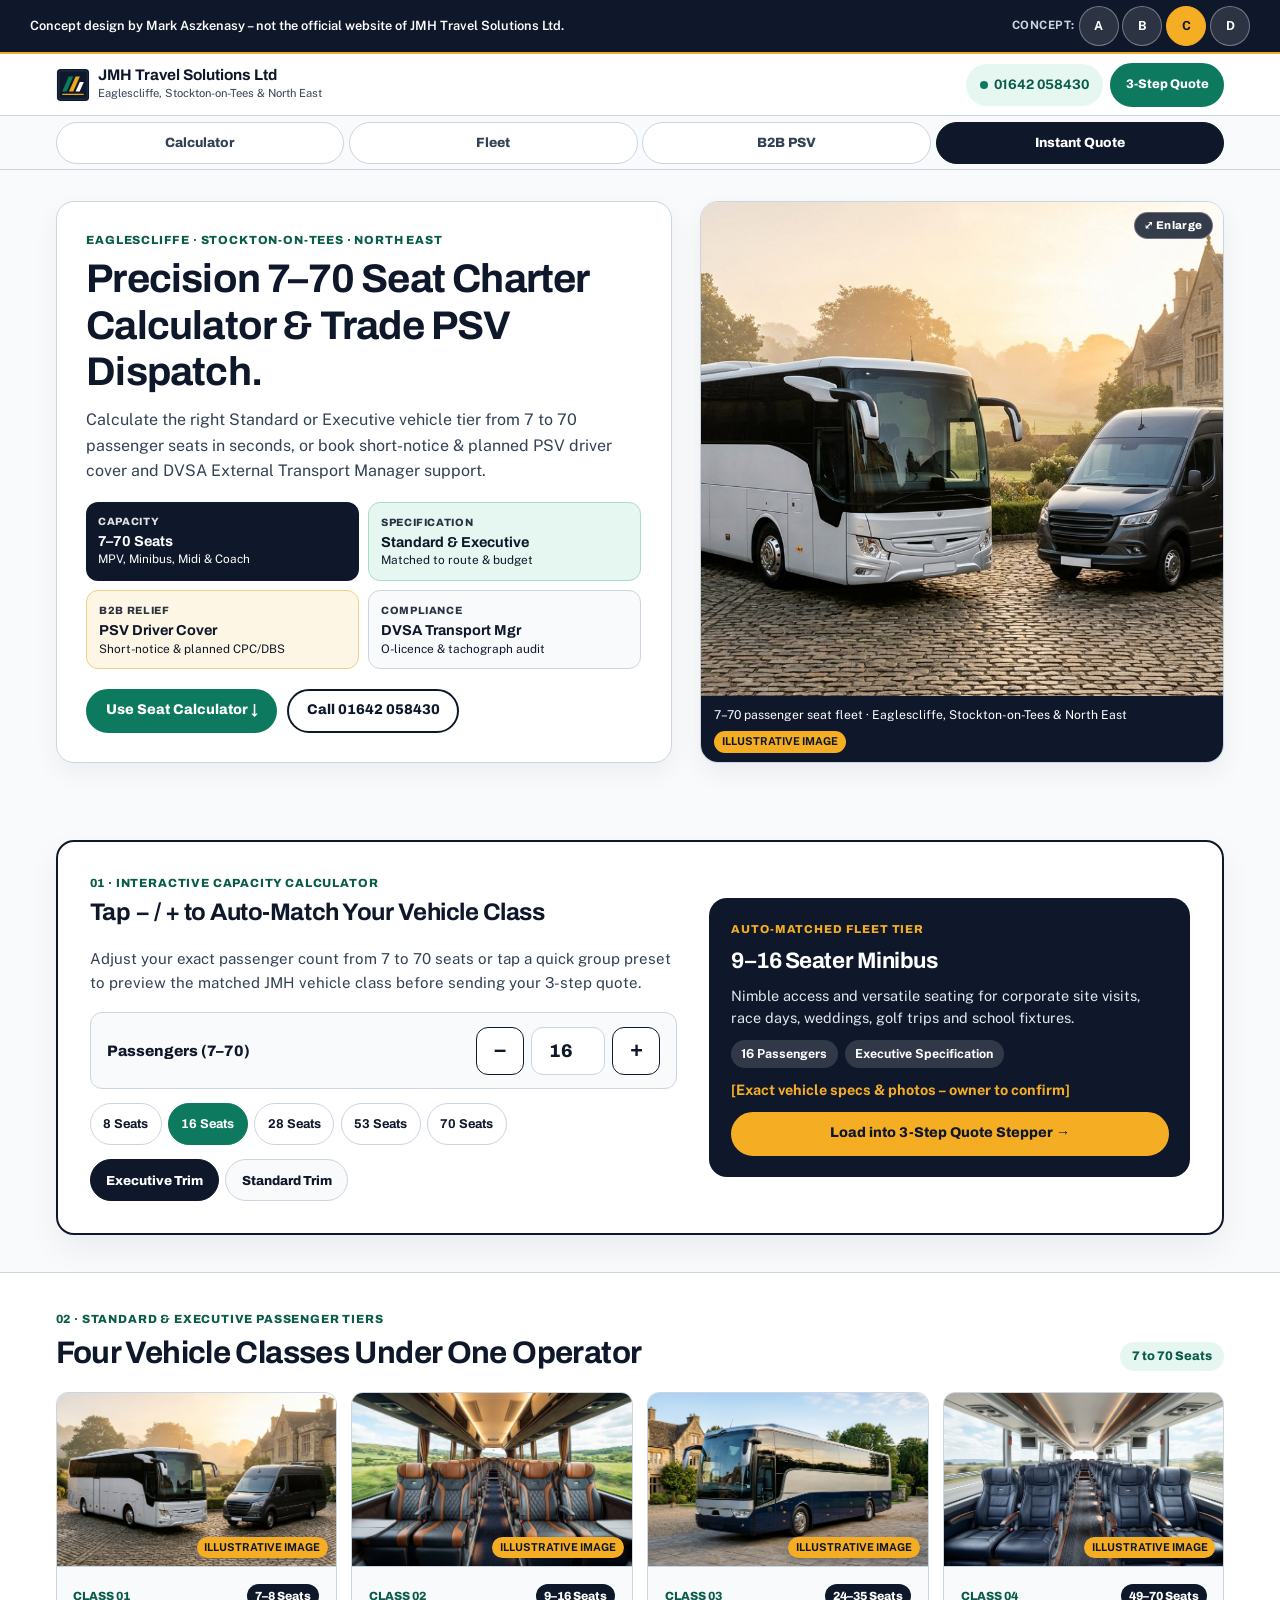
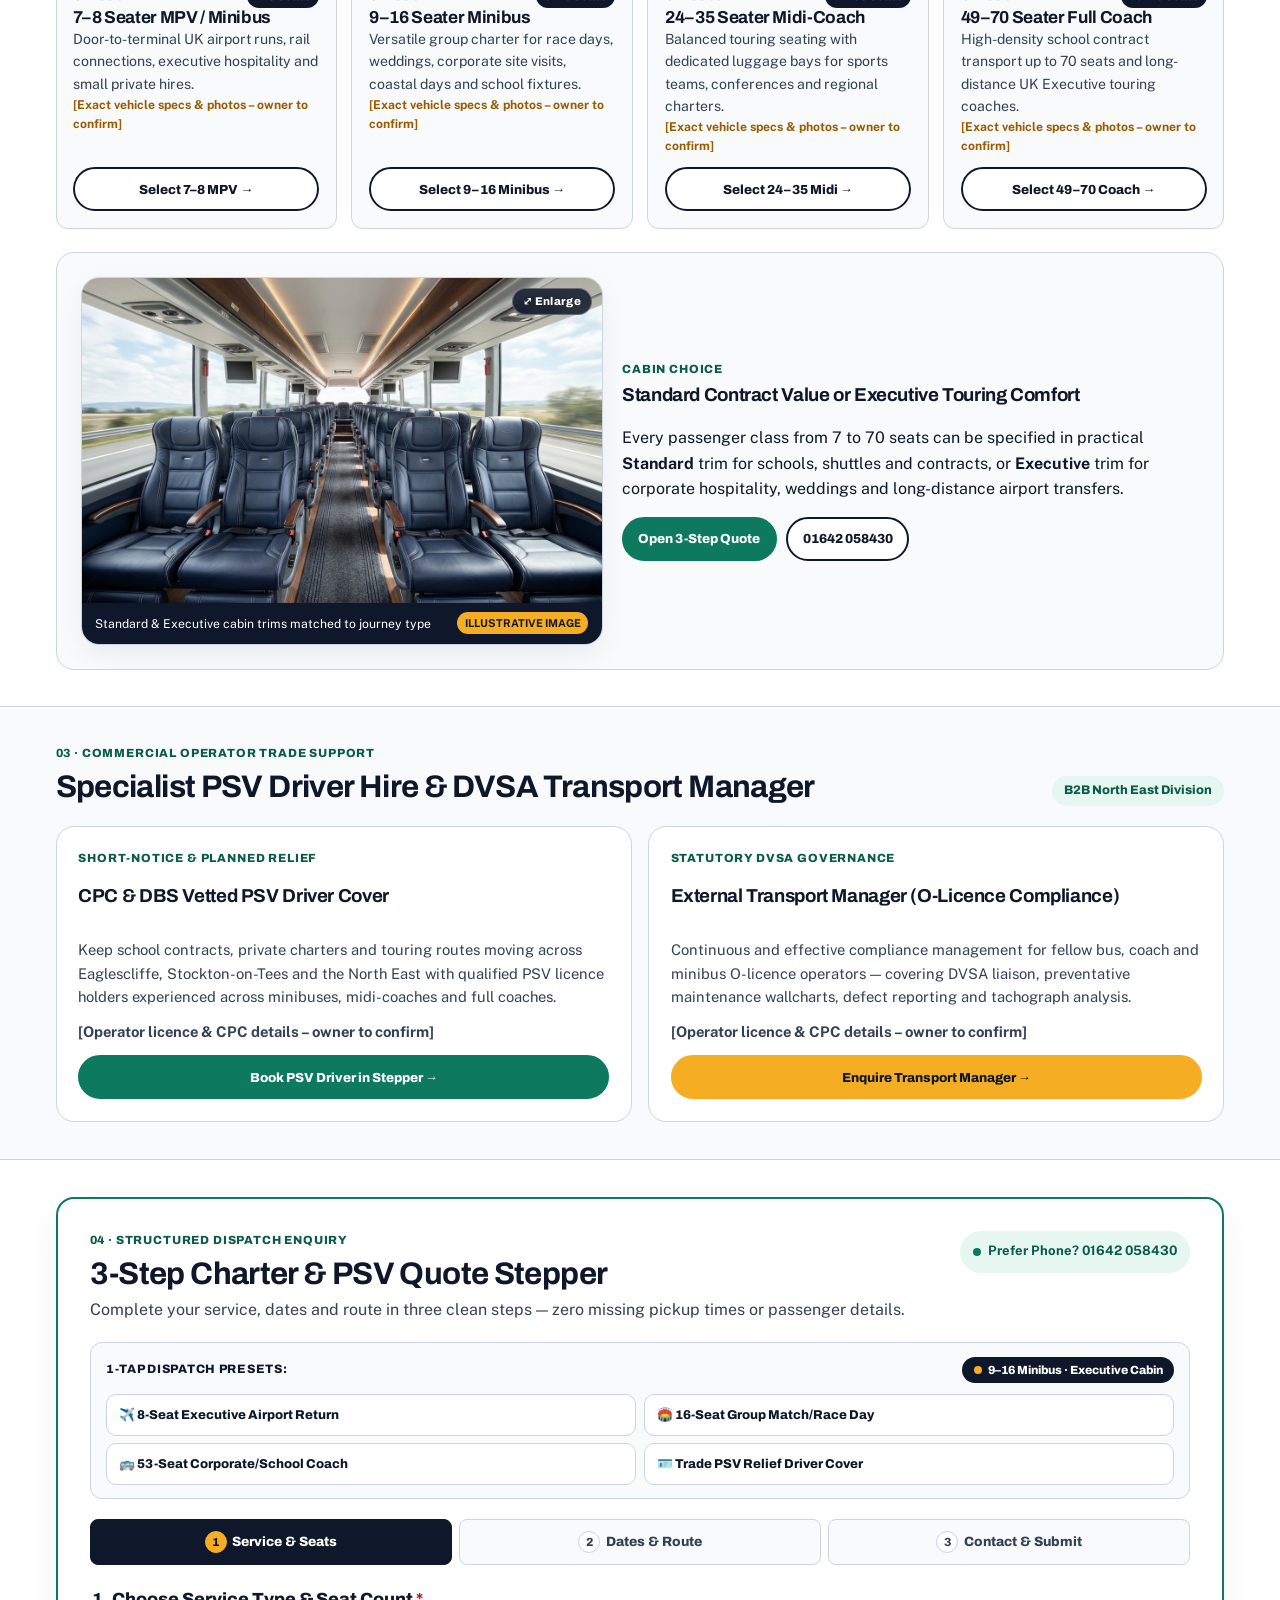
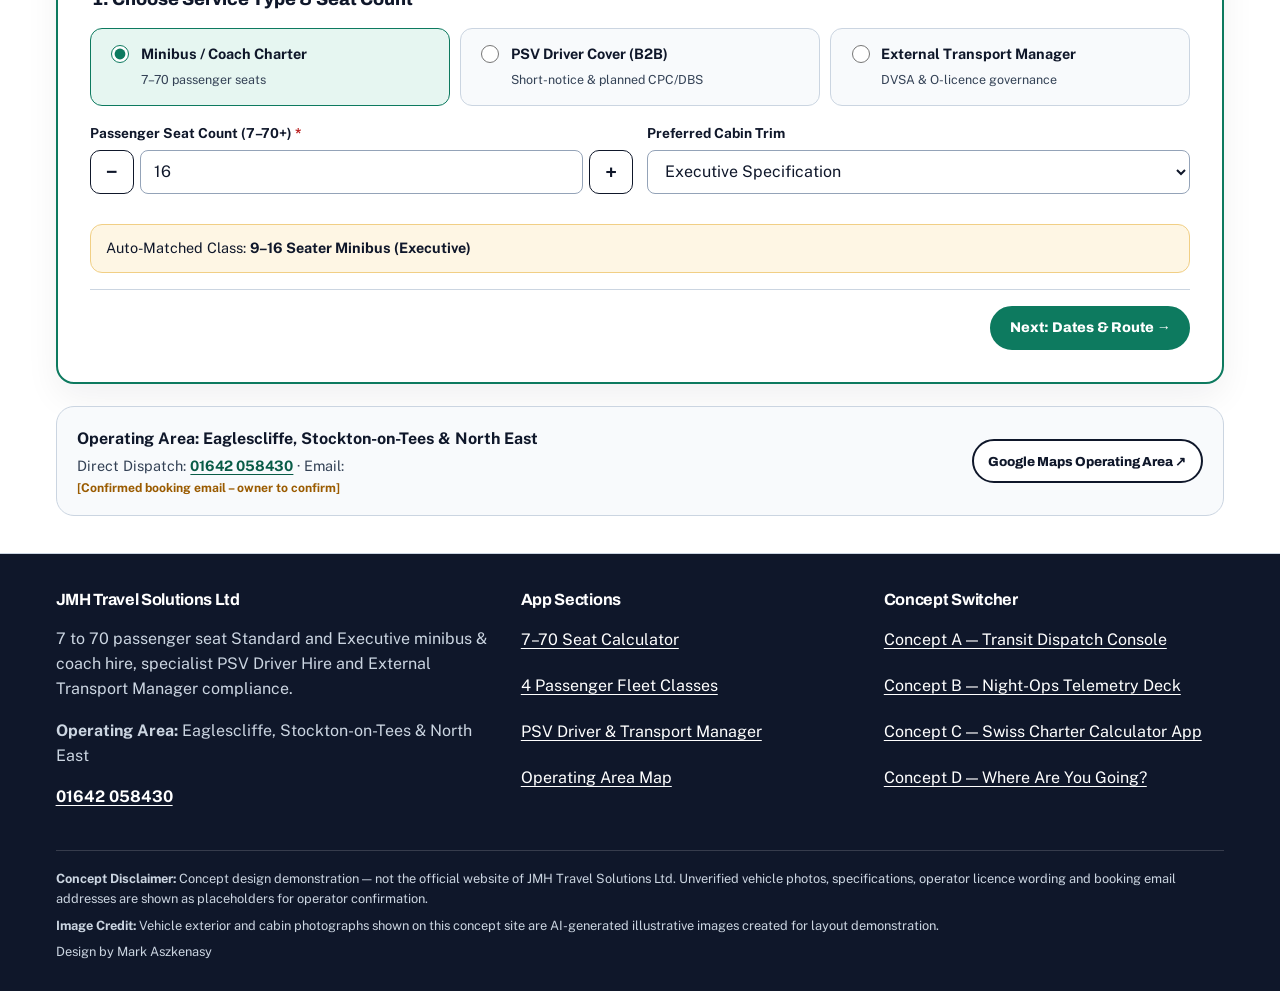
<file: c/index.html>
<!DOCTYPE html>
<html lang="en-GB">
<head>
  <meta charset="utf-8">
  <meta name="viewport" content="width=device-width, initial-scale=1, viewport-fit=cover">
  <meta name="robots" content="noindex, nofollow">
  <meta name="theme-color" content="#0F172A">
  <title>JMH Travel Solutions Ltd | Concept C — Precision Swiss Charter &amp; PSV Calculator App</title>
  <meta name="description" content="Concept C precision Swiss single-page calculator and 3-step charter app for JMH Travel Solutions Ltd — 7 to 70 passenger seat Standard and Executive hire, PSV Driver Hire and DVSA External Transport Manager across Eaglescliffe, Stockton-on-Tees &amp; the North East.">
  <link rel="icon" type="image/svg+xml" href="../favicon.svg">
  <link rel="stylesheet" href="css/styles.css">
</head>
<body>
  <a class="skip-link" href="#main-content">Skip to main content</a>

  <!-- Persistent Top Concept Banner + Concept A / B / C Switcher -->
  <div class="concept-banner" role="region" aria-label="Concept demonstration notice">
    <div class="concept-banner-inner">
      <p>Concept design by Mark Aszkenasy – not the official website of JMH Travel Solutions Ltd.</p>
      <nav class="concept-switcher" aria-label="Switch concept design">
        <span class="concept-switcher-label">Concept:</span>
        <a class="concept-pill" href="../index.html">A</a>
        <a class="concept-pill" href="../b/index.html">B</a>
        <a class="concept-pill is-active" href="index.html" aria-current="page">C</a>
        <a class="concept-pill" href="../d/index.html">D</a>
      </nav>
    </div>
  </div>

  <!-- Precision Swiss App Header + Sticky Pill-Tab Bar -->
  <header class="swiss-header">
    <div class="scroll-progress-rail" id="c-scroll-progress" aria-hidden="true"></div>
    <div class="container swiss-brand-bar">
      <a class="swiss-brand" href="#top" aria-label="JMH Travel Solutions Ltd — Eaglescliffe, Stockton-on-Tees and North East">
        <img src="../images/logo-mark.svg" width="36" height="36" alt="JMH Travel Solutions Ltd emblem">
        <span class="swiss-brand-text">
          <strong>JMH Travel Solutions Ltd</strong>
          <span>Eaglescliffe, Stockton-on-Tees &amp; North East</span>
        </span>
      </a>

      <div class="swiss-header-actions">
        <a class="swiss-tel-pill" href="tel:01642058430">
          <span class="emerald-dot" aria-hidden="true"></span>
          <span>01642 058430</span>
        </a>
        <a class="btn btn-emerald btn-compact" href="#instant-quote">3-Step Quote</a>
      </div>
    </div>

    <!-- Sticky Pill-Tab Bar -->
    <nav class="swiss-pill-bar" aria-label="Single-page calculator sections">
      <div class="container pill-bar-grid">
        <a class="swiss-tab is-current" href="#calculator" data-spy="calculator">Calculator</a>
        <a class="swiss-tab" href="#fleet" data-spy="fleet">Fleet</a>
        <a class="swiss-tab" href="#b2b-psv" data-spy="b2b-psv">B2B PSV</a>
        <a class="swiss-tab" href="#instant-quote" data-spy="instant-quote">Instant Quote</a>
      </div>
    </nav>
  </header>

  <main id="main-content">
    <!-- Daylight Swiss Hero + Crisp 2x2 Bento Summary -->
    <section class="swiss-hero" id="top" aria-labelledby="hero-title">
      <div class="container">
        <div class="hero-swiss-grid">
          <div class="hero-swiss-card">
            <span class="swiss-kicker">Eaglescliffe · Stockton-on-Tees · North East</span>
            <h1 id="hero-title">Precision 7–70 Seat Charter Calculator &amp; Trade PSV Dispatch.</h1>
            <p class="hero-lead">
              Calculate the right Standard or Executive vehicle tier from 7 to 70 passenger seats in seconds, or book short-notice &amp; planned PSV driver cover and DVSA External Transport Manager support.
            </p>

            <!-- Crisp 2x2 Bento Summary -->
            <div class="bento-2x2" aria-label="Operator capabilities summary">
              <div class="bento-tile tile-slate">
                <span class="tile-tag">CAPACITY</span>
                <strong>7–70 Seats</strong>
                <span>MPV, Minibus, Midi &amp; Coach</span>
              </div>
              <div class="bento-tile tile-emerald">
                <span class="tile-tag">SPECIFICATION</span>
                <strong>Standard &amp; Executive</strong>
                <span>Matched to route &amp; budget</span>
              </div>
              <div class="bento-tile tile-amber">
                <span class="tile-tag">B2B RELIEF</span>
                <strong>PSV Driver Cover</strong>
                <span>Short-notice &amp; planned CPC/DBS</span>
              </div>
              <div class="bento-tile tile-white">
                <span class="tile-tag">COMPLIANCE</span>
                <strong>DVSA Transport Mgr</strong>
                <span>O-licence &amp; tachograph audit</span>
              </div>
            </div>

            <div class="hero-cta-group">
              <a class="btn btn-emerald" href="#calculator">Use Seat Calculator ↓</a>
              <a class="btn btn-outline-slate" href="tel:01642058430">Call 01642 058430</a>
            </div>
          </div>

          <figure
            class="swiss-photo-card"
            data-lightbox-src="../images/hero.jpg"
            data-lightbox-caption="7–70 passenger seat fleet · Eaglescliffe, Stockton-on-Tees &amp; North East"
            tabindex="0"
            role="button"
            aria-label="Enlarge hero fleet photograph"
          >
            <span class="c-zoom-badge" aria-hidden="true">⤢ Enlarge</span>
            <img
              src="../images/hero.jpg"
              width="1440"
              height="803"
              alt="Spotless silver executive coach alongside a dark metallic executive minibus at sunrise"
            >
            <figcaption class="swiss-caption">
              <span>7–70 passenger seat fleet · Eaglescliffe, Stockton-on-Tees &amp; North East</span>
              <span class="ill-badge">Illustrative image</span>
            </figcaption>
          </figure>
        </div>
      </div>
    </section>

    <!-- Section 1: Interactive − / + Seat Counter Calculator -->
    <section class="swiss-section" id="calculator" aria-labelledby="calc-heading">
      <div class="container">
        <div class="calc-card">
          <div class="calc-left">
            <span class="swiss-kicker">01 · Interactive Capacity Calculator</span>
            <h2 id="calc-heading">Tap − / + to Auto-Match Your Vehicle Class</h2>
            <p class="calc-desc">
              Adjust your exact passenger count from 7 to 70 seats or tap a quick group preset to preview the matched JMH vehicle class before sending your 3-step quote.
            </p>

            <div class="counter-stage">
              <label for="calc-pax-input" class="counter-label">Passengers (7–70)</label>
              <div class="plus-minus-box">
                <button type="button" class="pm-btn" data-calc-delta="-1" aria-label="Decrease passenger count">−</button>
                <input type="number" id="calc-pax-input" min="7" max="70" value="16" aria-label="Passenger count">
                <button type="button" class="pm-btn" data-calc-delta="1" aria-label="Increase passenger count">+</button>
              </div>
            </div>

            <div class="preset-chips-row" role="group" aria-label="Quick passenger count presets">
              <button type="button" class="preset-chip" data-calc-preset="8">8 Seats</button>
              <button type="button" class="preset-chip is-active" data-calc-preset="16">16 Seats</button>
              <button type="button" class="preset-chip" data-calc-preset="28">28 Seats</button>
              <button type="button" class="preset-chip" data-calc-preset="53">53 Seats</button>
              <button type="button" class="preset-chip" data-calc-preset="70">70 Seats</button>
            </div>

            <div class="trim-selector" role="group" aria-label="Select cabin trim">
              <button type="button" class="trim-btn is-selected" data-calc-trim="Executive" aria-pressed="true">Executive Trim</button>
              <button type="button" class="trim-btn" data-calc-trim="Standard" aria-pressed="false">Standard Trim</button>
            </div>
          </div>

          <div class="calc-result-panel" aria-live="polite">
            <span class="result-kicker">AUTO-MATCHED FLEET TIER</span>
            <h3 id="calc-tier-title">9–16 Seater Minibus</h3>
            <p id="calc-tier-desc">
              Nimble access and versatile seating for corporate site visits, race days, weddings, golf trips and school fixtures across the North East.
            </p>
            <div class="result-meta-pills">
              <span id="calc-pax-pill">16 Passengers</span>
              <span id="calc-trim-pill">Executive Specification</span>
            </div>
            <p class="ph-line">[Exact vehicle specs &amp; photos – owner to confirm]</p>
            <button type="button" class="btn btn-amber-dark btn-block" id="calc-send-stepper">
              Load into 3-Step Quote Stepper →
            </button>
          </div>
        </div>
      </div>
    </section>

    <!-- Section 2: Precision Swiss Fleet Matrix -->
    <section class="swiss-section section-alt" id="fleet" aria-labelledby="fleet-heading">
      <div class="container">
        <div class="sec-head">
          <div>
            <span class="swiss-kicker">02 · Standard &amp; Executive Passenger Tiers</span>
            <h2 id="fleet-heading">Four Vehicle Classes Under One Operator</h2>
          </div>
          <span class="emerald-badge">7 to 70 Seats</span>
        </div>

        <div class="fleet-4grid">
          <article class="swiss-tier-card">
            <figure
              class="swiss-card-photo"
              data-lightbox-src="../images/hero.jpg"
              data-lightbox-caption="Class 01 · 7–8 Seater MPV / Minibus for door-to-terminal UK airport runs &amp; executive hospitality"
              tabindex="0"
              role="button"
              aria-label="Enlarge Class 01 7–8 seater MPV photograph"
            >
              <img src="../images/hero.jpg" width="1440" height="803" alt="Executive minibus and coach lineup prepared at sunrise" loading="lazy">
              <span class="ill-badge card-ill-badge">Illustrative image</span>
            </figure>
            <div class="swiss-card-body">
              <div>
                <div class="tier-head-bar">
                  <span class="tier-id">CLASS 01</span>
                  <span class="tier-range">7–8 Seats</span>
                </div>
                <h3>7–8 Seater MPV / Minibus</h3>
                <p>Door-to-terminal UK airport runs, rail connections, executive hospitality and small private hires.</p>
                <span class="ph-line">[Exact vehicle specs &amp; photos – owner to confirm]</span>
              </div>
              <button type="button" class="btn btn-outline-slate btn-sm" data-quick-stepper="hire" data-q-pax="8">Select 7–8 MPV →</button>
            </div>
          </article>

          <article class="swiss-tier-card">
            <figure
              class="swiss-card-photo"
              data-lightbox-src="../images/detail-2.jpg"
              data-lightbox-caption="Class 02 · 9–16 Seater Minibus with stitched leather Executive or practical Standard cabin"
              tabindex="0"
              role="button"
              aria-label="Enlarge Class 02 9–16 seater minibus cabin photograph"
            >
              <img src="../images/detail-2.jpg" width="1200" height="896" alt="Luxury dark stitched leather reclining executive cabin interior with countryside views" loading="lazy">
              <span class="ill-badge card-ill-badge">Illustrative image</span>
            </figure>
            <div class="swiss-card-body">
              <div>
                <div class="tier-head-bar">
                  <span class="tier-id">CLASS 02</span>
                  <span class="tier-range">9–16 Seats</span>
                </div>
                <h3>9–16 Seater Minibus</h3>
                <p>Versatile group charter for race days, weddings, corporate site visits, coastal days and school fixtures.</p>
                <span class="ph-line">[Exact vehicle specs &amp; photos – owner to confirm]</span>
              </div>
              <button type="button" class="btn btn-outline-slate btn-sm" data-quick-stepper="hire" data-q-pax="16">Select 9–16 Minibus →</button>
            </div>
          </article>

          <article class="swiss-tier-card">
            <figure
              class="swiss-card-photo"
              data-lightbox-src="../images/detail-1.jpg"
              data-lightbox-caption="Class 03 · 24–35 Seater Midi-Coach with balanced touring capacity and dedicated luggage bays"
              tabindex="0"
              role="button"
              aria-label="Enlarge Class 03 24–35 seater midi-coach photograph"
            >
              <img src="../images/detail-1.jpg" width="1200" height="896" alt="Sleek modern silver-and-navy executive touring coach on paved morning forecourt" loading="lazy">
              <span class="ill-badge card-ill-badge">Illustrative image</span>
            </figure>
            <div class="swiss-card-body">
              <div>
                <div class="tier-head-bar">
                  <span class="tier-id">CLASS 03</span>
                  <span class="tier-range">24–35 Seats</span>
                </div>
                <h3>24–35 Seater Midi-Coach</h3>
                <p>Balanced touring seating with dedicated luggage bays for sports teams, conferences and regional charters.</p>
                <span class="ph-line">[Exact vehicle specs &amp; photos – owner to confirm]</span>
              </div>
              <button type="button" class="btn btn-outline-slate btn-sm" data-quick-stepper="hire" data-q-pax="32">Select 24–35 Midi →</button>
            </div>
          </article>

          <article class="swiss-tier-card">
            <figure
              class="swiss-card-photo"
              data-lightbox-src="../images/feature.jpg"
              data-lightbox-caption="Class 04 · 49–70 Seater Full Coach in high-density school contract or UK Executive touring spec"
              tabindex="0"
              role="button"
              aria-label="Enlarge Class 04 49–70 seater full coach cabin photograph"
            >
              <img src="../images/feature.jpg" width="1200" height="896" alt="Executive coach cabin interior with reclining navy leather seats, wooden armrests and overhead luggage racks" loading="lazy">
              <span class="ill-badge card-ill-badge">Illustrative image</span>
            </figure>
            <div class="swiss-card-body">
              <div>
                <div class="tier-head-bar">
                  <span class="tier-id">CLASS 04</span>
                  <span class="tier-range">49–70 Seats</span>
                </div>
                <h3>49–70 Seater Full Coach</h3>
                <p>High-density school contract transport up to 70 seats and long-distance UK Executive touring coaches.</p>
                <span class="ph-line">[Exact vehicle specs &amp; photos – owner to confirm]</span>
              </div>
              <button type="button" class="btn btn-outline-slate btn-sm" data-quick-stepper="hire" data-q-pax="53">Select 49–70 Coach →</button>
            </div>
          </article>
        </div>

        <!-- Executive Cabin Split Strip -->
        <div class="cabin-swiss-strip">
          <figure
            class="swiss-photo-card"
            data-lightbox-src="../images/feature.jpg"
            data-lightbox-caption="Standard &amp; Executive cabin trims matched to journey type across 7–70 seats"
            tabindex="0"
            role="button"
            aria-label="Enlarge executive coach cabin showcase photograph"
          >
            <span class="c-zoom-badge" aria-hidden="true">⤢ Enlarge</span>
            <img
              src="../images/feature.jpg"
              width="1200"
              height="896"
              alt="Executive coach cabin interior with reclining navy leather seats, wooden armrests and overhead luggage racks"
              loading="lazy"
            >
            <figcaption class="swiss-caption">
              <span>Standard &amp; Executive cabin trims matched to journey type</span>
              <span class="ill-badge">Illustrative image</span>
            </figcaption>
          </figure>
          <div class="cabin-swiss-copy">
            <span class="swiss-kicker">Cabin Choice</span>
            <h3>Standard Contract Value or Executive Touring Comfort</h3>
            <p>
              Every passenger class from 7 to 70 seats can be specified in practical <strong>Standard</strong> trim for schools, shuttles and contracts, or <strong>Executive</strong> trim for corporate hospitality, weddings and long-distance airport transfers.
            </p>
            <div class="hero-cta-group">
              <a class="btn btn-emerald btn-sm" href="#instant-quote">Open 3-Step Quote</a>
              <a class="btn btn-outline-slate btn-sm" href="tel:01642058430">01642 058430</a>
            </div>
          </div>
        </div>
      </div>
    </section>

    <!-- Section 3: B2B PSV Driver Cover & External Transport Manager -->
    <section class="swiss-section" id="b2b-psv" aria-labelledby="b2b-heading">
      <div class="container">
        <div class="sec-head">
          <div>
            <span class="swiss-kicker">03 · Commercial Operator Trade Support</span>
            <h2 id="b2b-heading">Specialist PSV Driver Hire &amp; DVSA Transport Manager</h2>
          </div>
          <span class="emerald-badge">B2B North East Division</span>
        </div>

        <div class="b2b-2grid">
          <article class="b2b-card-light">
            <span class="swiss-kicker">Short-Notice &amp; Planned Relief</span>
            <h3>CPC &amp; DBS Vetted PSV Driver Cover</h3>
            <p>
              Keep school contracts, private charters and touring routes moving across Eaglescliffe, Stockton-on-Tees and the North East with qualified PSV licence holders experienced across minibuses, midi-coaches and full coaches.
            </p>
            <p class="ph-line">[Operator licence &amp; CPC details – owner to confirm]</p>
            <button type="button" class="btn btn-emerald btn-sm" data-quick-stepper="driver" data-q-pax="32">
              Book PSV Driver in Stepper →
            </button>
          </article>

          <article class="b2b-card-light">
            <span class="swiss-kicker">Statutory DVSA Governance</span>
            <h3>External Transport Manager (O-Licence Compliance)</h3>
            <p>
              Continuous and effective compliance management for fellow bus, coach and minibus O-licence operators — covering DVSA liaison, preventative maintenance wallcharts, defect reporting and tachograph analysis.
            </p>
            <p class="ph-line">[Operator licence &amp; CPC details – owner to confirm]</p>
            <button type="button" class="btn btn-amber-dark btn-sm" data-quick-stepper="tm" data-q-pax="16">
              Enquire Transport Manager →
            </button>
          </article>
        </div>
      </div>
    </section>

    <!-- Section 4: Mobbin 3-Step Charter & PSV Stepper -->
    <section class="swiss-section section-alt" id="instant-quote" aria-labelledby="stepper-title">
      <div class="container">
        <div class="swiss-stepper-card">
          <div class="stepper-top-bar">
            <div>
              <span class="swiss-kicker">04 · Structured Dispatch Enquiry</span>
              <h2 id="stepper-title">3-Step Charter &amp; PSV Quote Stepper</h2>
              <p>Complete your service, dates and route in three clean steps — zero missing pickup times or passenger details.</p>
            </div>
            <a class="swiss-tel-pill show-all" href="tel:01642058430">
              <span class="emerald-dot" aria-hidden="true"></span>
              <span>Prefer Phone? 01642 058430</span>
            </a>
          </div>

          <!-- 1-Tap Dispatch Presets + Live Visual Cabin Tier Badge -->
          <div class="c-presets-bar" role="group" aria-label="1-tap dispatch presets">
            <div class="c-presets-head">
              <span class="c-presets-label">1-Tap Dispatch Presets:</span>
              <span class="c-cabin-visual-badge" id="c-cabin-visual-badge" aria-live="polite">
                <span class="c-cabin-dot" aria-hidden="true"></span>
                <span>9–16 Minibus · Executive Cabin</span>
              </span>
            </div>
            <div class="c-presets-grid">
              <button type="button" class="c-preset-pill" data-c-preset="airport8">✈️ 8-Seat Executive Airport Return</button>
              <button type="button" class="c-preset-pill" data-c-preset="group16">🏟️ 16-Seat Group Match/Race Day</button>
              <button type="button" class="c-preset-pill" data-c-preset="coach53">🚌 53-Seat Corporate/School Coach</button>
              <button type="button" class="c-preset-pill" data-c-preset="psvdriver">🪪 Trade PSV Relief Driver Cover</button>
            </div>
          </div>

          <!-- 3-Step Progress Header -->
          <ol class="swiss-steps-bar" aria-label="Quote steps">
            <li class="s-step is-active" data-s-ind="1">
              <button type="button" class="s-step-btn" data-s-jump="1" aria-current="step">
                <span class="s-num">1</span>
                <span class="s-txt">Service &amp; Seats</span>
              </button>
            </li>
            <li class="s-step" data-s-ind="2">
              <button type="button" class="s-step-btn" data-s-jump="2">
                <span class="s-num">2</span>
                <span class="s-txt">Dates &amp; Route</span>
              </button>
            </li>
            <li class="s-step" data-s-ind="3">
              <button type="button" class="s-step-btn" data-s-jump="3">
                <span class="s-num">3</span>
                <span class="s-txt">Contact &amp; Submit</span>
              </button>
            </li>
          </ol>

          <form id="c-quote-stepper" novalidate>
            <!-- STEP 1: Service Type & Seat Count -->
            <div class="s-pane" data-s-pane="1">
              <fieldset class="clean-fs">
                <legend class="pane-h">1. Choose Service Type &amp; Seat Count <span class="req" aria-hidden="true">*</span></legend>

                <div class="svc-radio-3">
                  <label class="svc-card" for="c-svc-hire">
                    <input type="radio" id="c-svc-hire" name="service_mode" value="Minibus / Coach Charter" checked>
                    <span>
                      <strong>Minibus / Coach Charter</strong>
                      <small>7–70 passenger seats</small>
                    </span>
                  </label>

                  <label class="svc-card" for="c-svc-driver">
                    <input type="radio" id="c-svc-driver" name="service_mode" value="PSV Driver Cover (B2B)">
                    <span>
                      <strong>PSV Driver Cover (B2B)</strong>
                      <small>Short-notice &amp; planned CPC/DBS</small>
                    </span>
                  </label>

                  <label class="svc-card" for="c-svc-tm">
                    <input type="radio" id="c-svc-tm" name="service_mode" value="External Transport Manager">
                    <span>
                      <strong>External Transport Manager</strong>
                      <small>DVSA &amp; O-licence governance</small>
                    </span>
                  </label>
                </div>

                <div class="step1-controls-grid">
                  <div class="s-field">
                    <label for="c-pax">Passenger Seat Count (7–70+) <span class="req" aria-hidden="true">*</span></label>
                    <div class="inline-pm">
                      <button type="button" class="pm-mini" data-step-pax="-1" aria-label="Decrease seats">−</button>
                      <input type="number" id="c-pax" name="passengers" min="1" max="140" value="16" required>
                      <button type="button" class="pm-mini" data-step-pax="1" aria-label="Increase seats">+</button>
                    </div>
                    <span class="field-error" id="c-pax-error" aria-live="polite"></span>
                  </div>

                  <div class="s-field">
                    <label for="c-spec">Preferred Cabin Trim</label>
                    <select id="c-spec" name="cabin_spec">
                      <option value="Executive">Executive Specification</option>
                      <option value="Standard">Standard Specification</option>
                    </select>
                  </div>
                </div>

                <div class="live-match-banner" id="c-live-match" aria-live="polite">
                  Auto-Matched Class: <strong>9–16 Seater Minibus (Executive)</strong>
                </div>
              </fieldset>

              <div class="s-nav-footer end-only">
                <button type="button" class="btn btn-emerald" data-s-next="2">Next: Dates &amp; Route →</button>
              </div>
            </div>

            <!-- STEP 2: Outbound/Return Dates (with synced 1-tap chips) & Route -->
            <div class="s-pane" data-s-pane="2" hidden>
              <fieldset class="clean-fs">
                <legend class="pane-h">2. Outbound / Return Dates &amp; Route</legend>

                <div id="c-route-schedule-wrap">
                  <div class="s-field">
                    <label for="c-trip-kind">Journey Format</label>
                    <select id="c-trip-kind" name="trip_kind">
                      <option value="Return Journey">Return Journey (Outbound &amp; Return)</option>
                      <option value="One-Way">One-Way Journey</option>
                    </select>
                  </div>

                  <div class="two-cols">
                    <div class="s-field">
                      <label for="c-outbound-date">Outbound Date <span class="req" aria-hidden="true">*</span></label>
                      <input type="date" id="c-outbound-date" name="outbound_date" required>
                      <div class="chip-strip" id="c-out-chips" aria-label="1-tap outbound date chips"></div>
                      <span class="field-error" id="c-outbound-date-error" aria-live="polite"></span>
                    </div>

                    <div class="s-field" id="c-return-box">
                      <label for="c-return-date">Return Date <span class="req" aria-hidden="true">*</span></label>
                      <input type="date" id="c-return-date" name="return_date" required>
                      <div class="chip-strip" id="c-ret-chips" aria-label="1-tap synced return date chips"></div>
                      <span class="field-error" id="c-return-date-error" aria-live="polite"></span>
                    </div>
                  </div>

                  <div class="two-cols">
                    <div class="s-field">
                      <label for="c-pickup">Pickup Town / Area <span class="req" aria-hidden="true">*</span></label>
                      <input type="text" id="c-pickup" name="pickup" placeholder="e.g. Eaglescliffe, Stockton-on-Tees or Yarm" required>
                      <span class="field-error" id="c-pickup-error" aria-live="polite"></span>
                    </div>

                    <div class="s-field">
                      <label for="c-dropoff">Drop-off Destination <span class="req" aria-hidden="true">*</span></label>
                      <input type="text" id="c-dropoff" name="dropoff" placeholder="e.g. Newcastle Airport, York, Leeds" required>
                      <span class="field-error" id="c-dropoff-error" aria-live="polite"></span>
                    </div>
                  </div>
                </div>

                <div class="s-field">
                  <label for="c-route-notes">Pickup Times, Luggage, Flight Number or O-Licence Notes</label>
                  <textarea
                    id="c-route-notes"
                    name="route_notes"
                    rows="2"
                    placeholder="Share pickup times, suitcase/kit requirements, accessibility needs, or PSV / Transport Manager scope…"
                  ></textarea>
                </div>
              </fieldset>

              <div class="s-nav-footer">
                <button type="button" class="btn btn-outline-slate" data-s-prev="1">← Back</button>
                <button type="button" class="btn btn-emerald" data-s-next="3">Next: Contact Details →</button>
              </div>
            </div>

            <!-- STEP 3: Contact Details & Submit -->
            <div class="s-pane" data-s-pane="3" hidden>
              <fieldset class="clean-fs">
                <legend class="pane-h">3. Contact Details &amp; Send Quote Request</legend>

                <div class="swiss-summary-box" aria-live="polite">
                  <div>
                    <span class="sum-lbl">SERVICE &amp; MATCHED CLASS</span>
                    <strong id="c-sum-service">Minibus / Coach Charter · 16 Seats (Executive)</strong>
                  </div>
                  <div>
                    <span class="sum-lbl">SCHEDULE &amp; CORRIDOR</span>
                    <strong id="c-sum-route">Eaglescliffe / North East Dispatch</strong>
                  </div>
                </div>

                <div class="s-field">
                  <label for="c-contact-name">Your Name or Organisation <span class="req" aria-hidden="true">*</span></label>
                  <input type="text" id="c-contact-name" name="contact_name" autocomplete="name" required>
                  <span class="field-error" id="c-contact-name-error" aria-live="polite"></span>
                </div>

                <div class="two-cols">
                  <div class="s-field">
                    <label for="c-contact-phone">Telephone Number <span class="req" aria-hidden="true">*</span></label>
                    <input type="tel" id="c-contact-phone" name="contact_phone" autocomplete="tel" required>
                    <span class="field-error" id="c-contact-phone-error" aria-live="polite"></span>
                  </div>

                  <div class="s-field">
                    <label for="c-contact-email">Email Address <span class="req" aria-hidden="true">*</span></label>
                    <input type="email" id="c-contact-email" name="contact_email" autocomplete="email" required>
                    <span class="field-error" id="c-contact-email-error" aria-live="polite"></span>
                  </div>
                </div>
              </fieldset>

              <div class="s-nav-footer">
                <button type="button" class="btn btn-outline-slate" data-s-prev="2">← Back</button>
                <button type="submit" class="btn btn-amber-dark">Submit Charter / PSV Enquiry</button>
              </div>

              <div id="c-quote-feedback" class="form-feedback" role="status" aria-live="polite" hidden></div>
            </div>
          </form>
        </div>

        <!-- Operating Area Strip (Strict Area-Only Privacy Rule) -->
        <div class="area-bar-card">
          <div>
            <strong>Operating Area: Eaglescliffe, Stockton-on-Tees &amp; North East</strong>
            <p>Direct Dispatch: <a href="tel:01642058430"><strong>01642 058430</strong></a> · Email: <span class="ph-line">[Confirmed booking email – owner to confirm]</span></p>
          </div>
          <a
            class="btn btn-outline-slate btn-sm"
            href="https://www.google.com/maps/search/?api=1&amp;query=Eaglescliffe+Stockton-on-Tees"
            target="_blank"
            rel="noopener noreferrer"
          >Google Maps Operating Area ↗</a>
        </div>
      </div>
    </section>
  </main>

  <footer class="swiss-footer">
    <div class="container">
      <div class="footer-cols">
        <div>
          <h3>JMH Travel Solutions Ltd</h3>
          <p>7 to 70 passenger seat Standard and Executive minibus &amp; coach hire, specialist PSV Driver Hire and External Transport Manager compliance.</p>
          <p><strong>Operating Area:</strong> Eaglescliffe, Stockton-on-Tees &amp; North East</p>
          <p><a href="tel:01642058430"><strong>01642 058430</strong></a></p>
        </div>
        <div>
          <h3>App Sections</h3>
          <ul class="f-links">
            <li><a href="#calculator">7–70 Seat Calculator</a></li>
            <li><a href="#fleet">4 Passenger Fleet Classes</a></li>
            <li><a href="#b2b-psv">PSV Driver &amp; Transport Manager</a></li>
            <li><a href="https://www.google.com/maps/search/?api=1&amp;query=Eaglescliffe+Stockton-on-Tees" target="_blank" rel="noopener noreferrer">Operating Area Map</a></li>
          </ul>
        </div>
        <div>
          <h3>Concept Switcher</h3>
          <ul class="f-links">
            <li><a href="../index.html">Concept A — Transit Dispatch Console</a></li>
            <li><a href="../b/index.html">Concept B — Night-Ops Telemetry Deck</a></li>
            <li><a href="index.html" aria-current="page">Concept C — Swiss Charter Calculator App</a></li>
            <li><a href="../d/index.html">Concept D — Where Are You Going?</a></li>
          </ul>
        </div>
      </div>

      <div class="footer-legal">
        <p><strong>Concept Disclaimer:</strong> Concept design demonstration — not the official website of JMH Travel Solutions Ltd. Unverified vehicle photos, specifications, operator licence wording and booking email addresses are shown as placeholders for operator confirmation.</p>
        <p><strong>Image Credit:</strong> Vehicle exterior and cabin photographs shown on this concept site are AI-generated illustrative images created for layout demonstration.</p>
        <p>Design by Mark Aszkenasy</p>
      </div>
    </div>
  </footer>

  <!-- Frosted Glass Safe-Area Floating Dock -->
  <div class="swiss-mobile-bar" id="c-floating-dock" role="region" aria-label="Quick mobile dispatch actions">
    <a class="btn btn-outline-slate" href="tel:01642058430">Call 01642 058430</a>
    <a class="btn btn-emerald" href="#instant-quote">Instant Quote</a>
  </div>

  <!-- Non-Blocking Micro-Toast Pill -->
  <div id="c-micro-toast" class="c-micro-toast" role="status" aria-live="polite" aria-atomic="true" hidden></div>

  <!-- Accessible Native Photo Lightbox -->
  <dialog class="photo-lightbox" id="c-photo-lightbox" aria-labelledby="c-lightbox-caption">
    <div class="lightbox-surface">
      <div class="lightbox-top-bar">
        <span class="ill-badge">Illustrative image</span>
        <button type="button" class="lightbox-close-btn" id="c-lightbox-close" aria-label="Close enlarged photo">✕ Close</button>
      </div>
      <div class="lightbox-media-wrap">
        <img id="c-lightbox-img" src="../images/hero.jpg" width="1440" height="803" alt="Enlarged fleet photograph">
      </div>
      <div class="lightbox-footer-bar">
        <p id="c-lightbox-caption" class="lightbox-caption">7–70 passenger seat fleet · Eaglescliffe, Stockton-on-Tees &amp; North East</p>
        <a class="btn btn-emerald btn-sm" id="c-lightbox-cta" href="#instant-quote">Configure 3-Step Quote →</a>
      </div>
    </div>
  </dialog>

  <script src="js/app.js"></script>
</body>
</html>
</file>
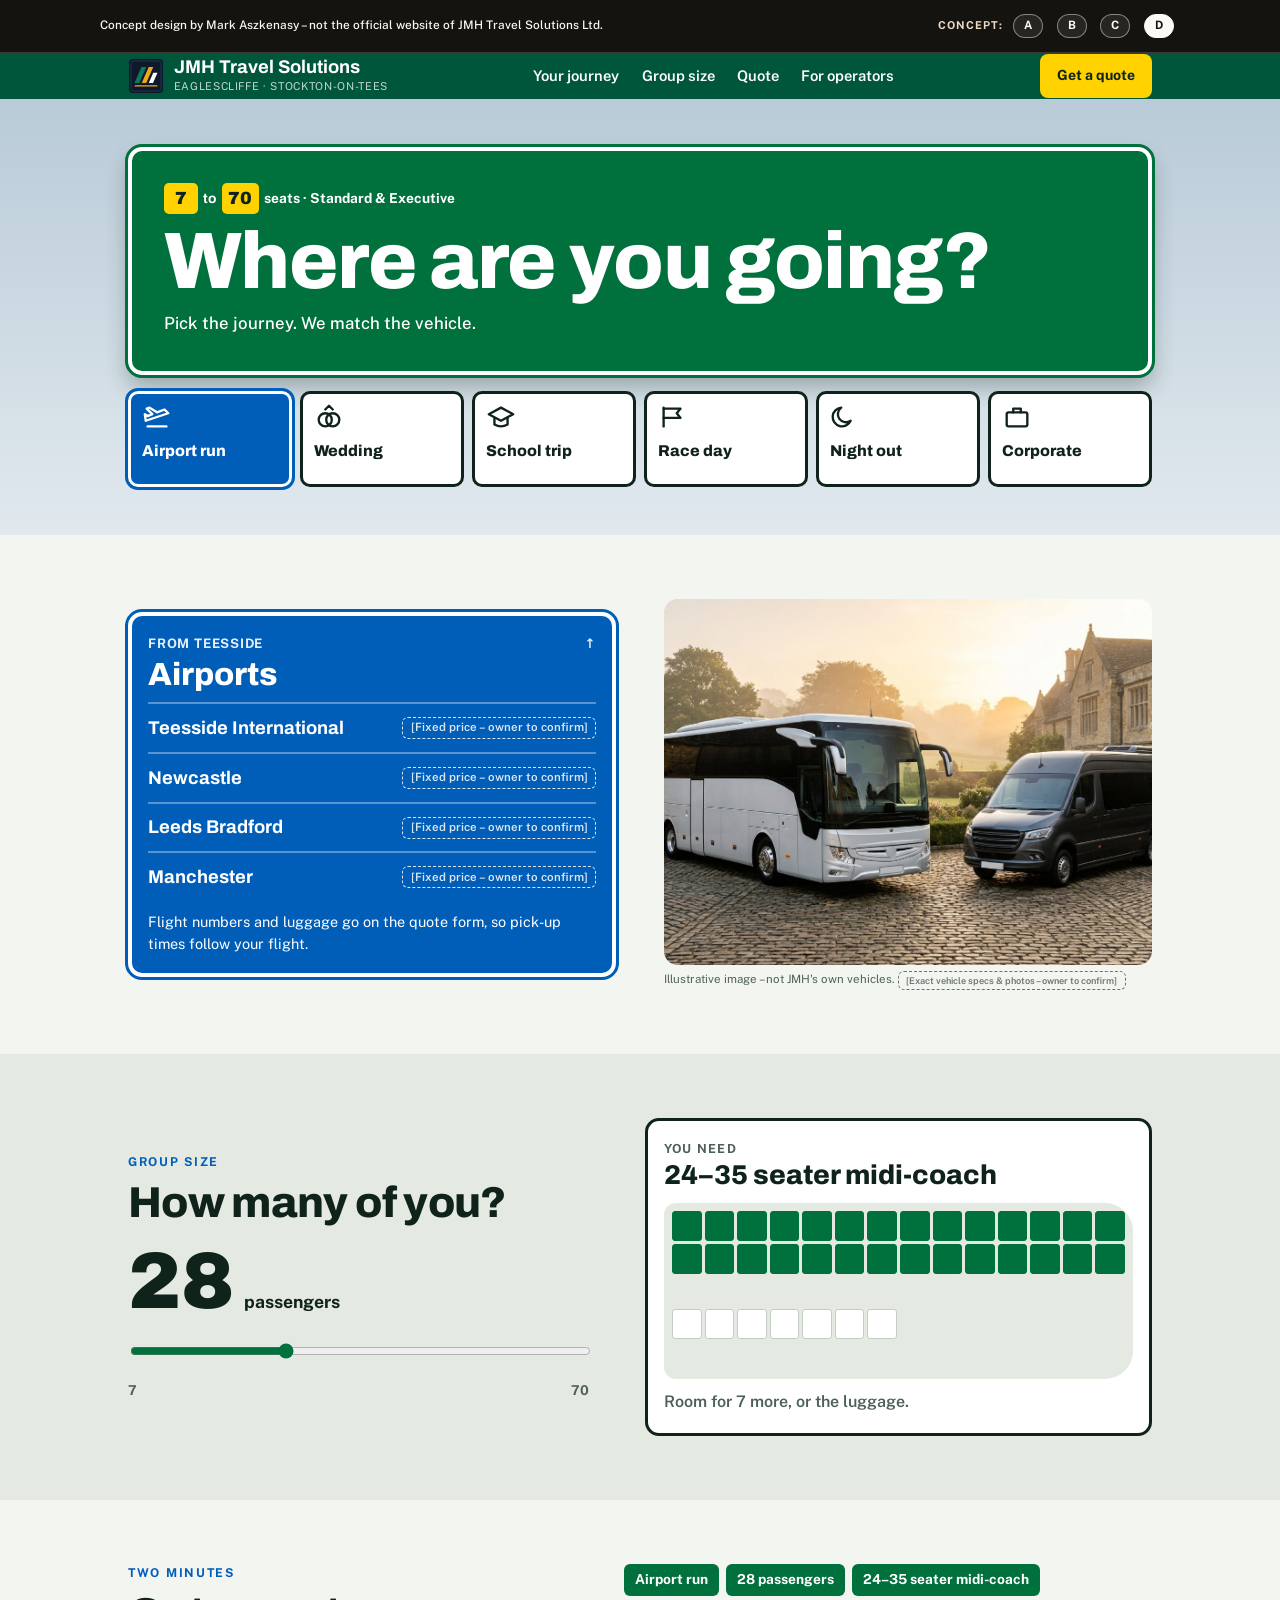
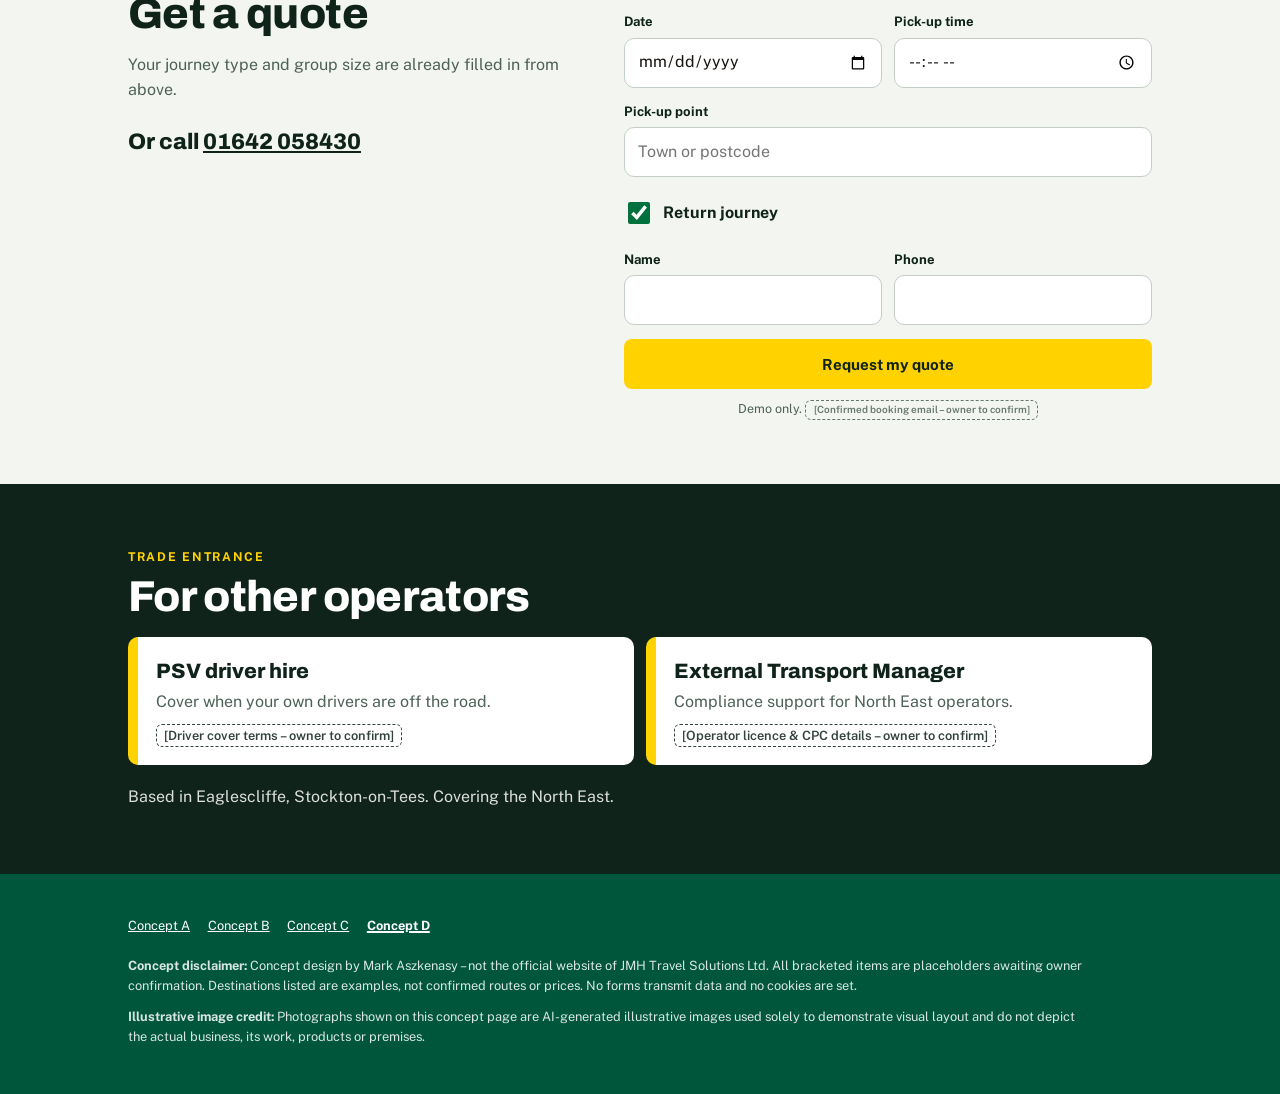
<file: d/index.html>
<!DOCTYPE html>
<html lang="en-GB">
<head>
  <meta charset="utf-8">
  <meta name="viewport" content="width=device-width, initial-scale=1">
  <meta name="robots" content="noindex, nofollow">
  <meta name="theme-color" content="#00563B">
  <title>JMH Travel Solutions | Concept D — Where Are You Going? (7 to 70 Seats, Teesside)</title>
  <meta name="description" content="Concept D for JMH Travel Solutions Ltd: start with the journey. Pick airport run, wedding, school trip or race day, set your passenger numbers and request a quote for 7 to 70 seats.">
  <link rel="icon" type="image/svg+xml" href="../favicon.svg">
  <link rel="stylesheet" href="css/styles.css">
</head>
<body>
  <a class="skip-link" href="#main-content">Skip to main content</a>

  <!-- Persistent Top Concept Banner + [A] [B] [C] [D] Switcher -->
  <div class="concept-banner" role="region" aria-label="Concept website notice">
    <div class="concept-banner__inner">
      <p>Concept design by Mark Aszkenasy – not the official website of JMH Travel Solutions Ltd.</p>
      <nav class="concept-switcher" aria-label="Switch concept version">
        <span class="concept-switcher__label">Concept:</span>
        <a class="concept-switcher__pill" href="../index.html"><span>A</span></a>
        <a class="concept-switcher__pill" href="../b/index.html"><span>B</span></a>
        <a class="concept-switcher__pill" href="../c/index.html"><span>C</span></a>
        <a class="concept-switcher__pill is-active" href="index.html" aria-current="page"><span>D</span></a>
      </nav>
    </div>
  </div>

  <header class="site-head">
    <div class="wrap site-head__inner">
      <a class="brand" href="#top">
        <img src="../images/logo-mark.svg" width="36" height="36" alt="">
        <span>
          <span class="brand__name">JMH Travel Solutions</span>
          <span class="brand__meta">Eaglescliffe · Stockton-on-Tees</span>
        </span>
      </a>
      <nav class="site-nav" aria-label="Sections"><a href="#trip">Your journey</a><a href="#size">Group size</a><a href="#quote">Quote</a><a href="#trade">For operators</a></nav>
      <a class="btn btn--hi site-head__cta" href="#quote">Get a quote</a>
    </div>
  </header>

  <main id="main-content">
    <section class="gantry" id="top" aria-labelledby="gantry-title">
      <div class="wrap">
        <div class="sign">
          <p class="sign__route"><span class="rn">7</span><span class="rn rn--to">to</span><span class="rn">70</span> seats · Standard &amp; Executive</p>
          <h1 class="sign__title" id="gantry-title">Where are you going?</h1>
          <p class="sign__sub">Pick the journey. We match the vehicle.</p>
        </div>

        <div class="trips" id="trip" role="group" aria-label="Type of journey" data-trips></div>
      </div>
    </section>

    <!-- Route panel -->
    <section class="sec route" aria-labelledby="route-title">
      <div class="wrap route__grid">
        <div class="board" aria-live="polite">
          <p class="board__from">From Teesside <span aria-hidden="true">↑</span></p>
          <h2 class="board__title" id="route-title" data-route-title></h2>
          <ul class="board__list" data-route-list></ul>
          <p class="board__note" data-route-note></p>
        </div>
        <figure class="route__photo">
          <img src="../images/hero.jpg" width="1200" height="896" alt="Illustrative image of a coach and a minibus" loading="lazy">
          <figcaption class="illus">Illustrative image – not JMH's own vehicles. <span class="ph">[Exact vehicle specs &amp; photos – owner to confirm]</span></figcaption>
        </figure>
      </div>
    </section>

    <!-- Group size -->
    <section class="sec size" id="size" aria-labelledby="size-title">
      <div class="wrap size__grid">
        <div>
          <p class="eyebrow">Group size</p>
          <h2 class="section-title" id="size-title">How many of you?</h2>
          <div class="pax">
            <output class="pax__n" for="pax" data-pax-n>28</output>
            <span class="pax__label">passengers</span>
          </div>
          <input class="pax__range" id="pax" type="range" min="7" max="70" value="28" aria-label="Number of passengers">
          <div class="pax__ends"><span>7</span><span>70</span></div>
        </div>
        <div class="vehicle" aria-live="polite">
          <p class="vehicle__label">You need</p>
          <p class="vehicle__name" data-vehicle></p>
          <div class="seats" data-seats aria-hidden="true"></div>
          <p class="vehicle__spare" data-spare></p>
        </div>
      </div>
    </section>

    <!-- Quote -->
    <section class="sec quote" id="quote" aria-labelledby="quote-title">
      <div class="wrap quote__grid">
        <div>
          <p class="eyebrow">Two minutes</p>
          <h2 class="section-title" id="quote-title">Get a quote</h2>
          <p class="lead">Your journey type and group size are already filled in from above.</p>
          <p class="quote__tel">Or call <a href="tel:01642058430">01642 058430</a></p>
        </div>
        <form class="form" data-quote novalidate>
          <div class="summary" data-summary></div>
          <div class="form__row form__row--half">
            <div><label for="q-date">Date</label><input id="q-date" name="date" type="date" required></div>
            <div><label for="q-time">Pick-up time</label><input id="q-time" name="time" type="time"></div>
          </div>
          <div class="form__row"><label for="q-from">Pick-up point</label><input id="q-from" name="from" type="text" placeholder="Town or postcode"></div>
          <label class="check"><input type="checkbox" name="ret" checked><span>Return journey</span></label>
          <div class="form__row form__row--half">
            <div><label for="q-name">Name</label><input id="q-name" name="name" type="text" autocomplete="name" required></div>
            <div><label for="q-phone">Phone</label><input id="q-phone" name="phone" type="tel" autocomplete="tel" inputmode="tel" required></div>
          </div>
          <p class="form__error" data-quote-error role="alert" hidden>Add a date, your name and a phone number.</p>
          <button class="btn btn--hi btn--block" type="submit">Request my quote</button>
          <p class="form__fine">Demo only. <span class="ph">[Confirmed booking email – owner to confirm]</span></p>
          <div class="form__done" data-quote-done role="status" hidden></div>
        </form>
        <div class="pass" data-pass hidden></div>
      </div>
    </section>

    <!-- Operators -->
    <section class="sec trade" id="trade" aria-labelledby="trade-title">
      <div class="wrap">
        <p class="eyebrow">Trade entrance</p>
        <h2 class="section-title" id="trade-title">For other operators</h2>
        <div class="trade__grid">
          <article class="plate"><h3>PSV driver hire</h3><p>Cover when your own drivers are off the road.</p><span class="ph">[Driver cover terms – owner to confirm]</span></article>
          <article class="plate"><h3>External Transport Manager</h3><p>Compliance support for North East operators.</p><span class="ph">[Operator licence &amp; CPC details – owner to confirm]</span></article>
        </div>
        <p class="trade__where">Based in Eaglescliffe, Stockton-on-Tees. Covering the North East.</p>
      </div>
    </section>
  </main>

  <footer class="foot">
    <div class="wrap">
      <p class="foot__links">
        <a href="../index.html">Concept A</a>
        <a href="../b/index.html">Concept B</a>
        <a href="../c/index.html">Concept C</a>
        <a href="index.html" aria-current="page">Concept D</a>
      </p>
      <p><strong>Concept disclaimer:</strong> Concept design by Mark Aszkenasy – not the official website of JMH Travel Solutions Ltd. All bracketed items are placeholders awaiting owner confirmation. Destinations listed are examples, not confirmed routes or prices. No forms transmit data and no cookies are set.</p>
      <p><strong>Illustrative image credit:</strong> Photographs shown on this concept page are AI-generated illustrative images used solely to demonstrate visual layout and do not depict the actual business, its work, products or premises.</p>
    </div>
  </footer>

  <nav class="dock" aria-label="Quick actions"><a href="tel:01642058430">Call</a><a href="#trip">Journey</a><a class="dock__primary" href="#quote">Get a quote</a></nav>

  <script src="js/app.js"></script>
</body>
</html>
</file>
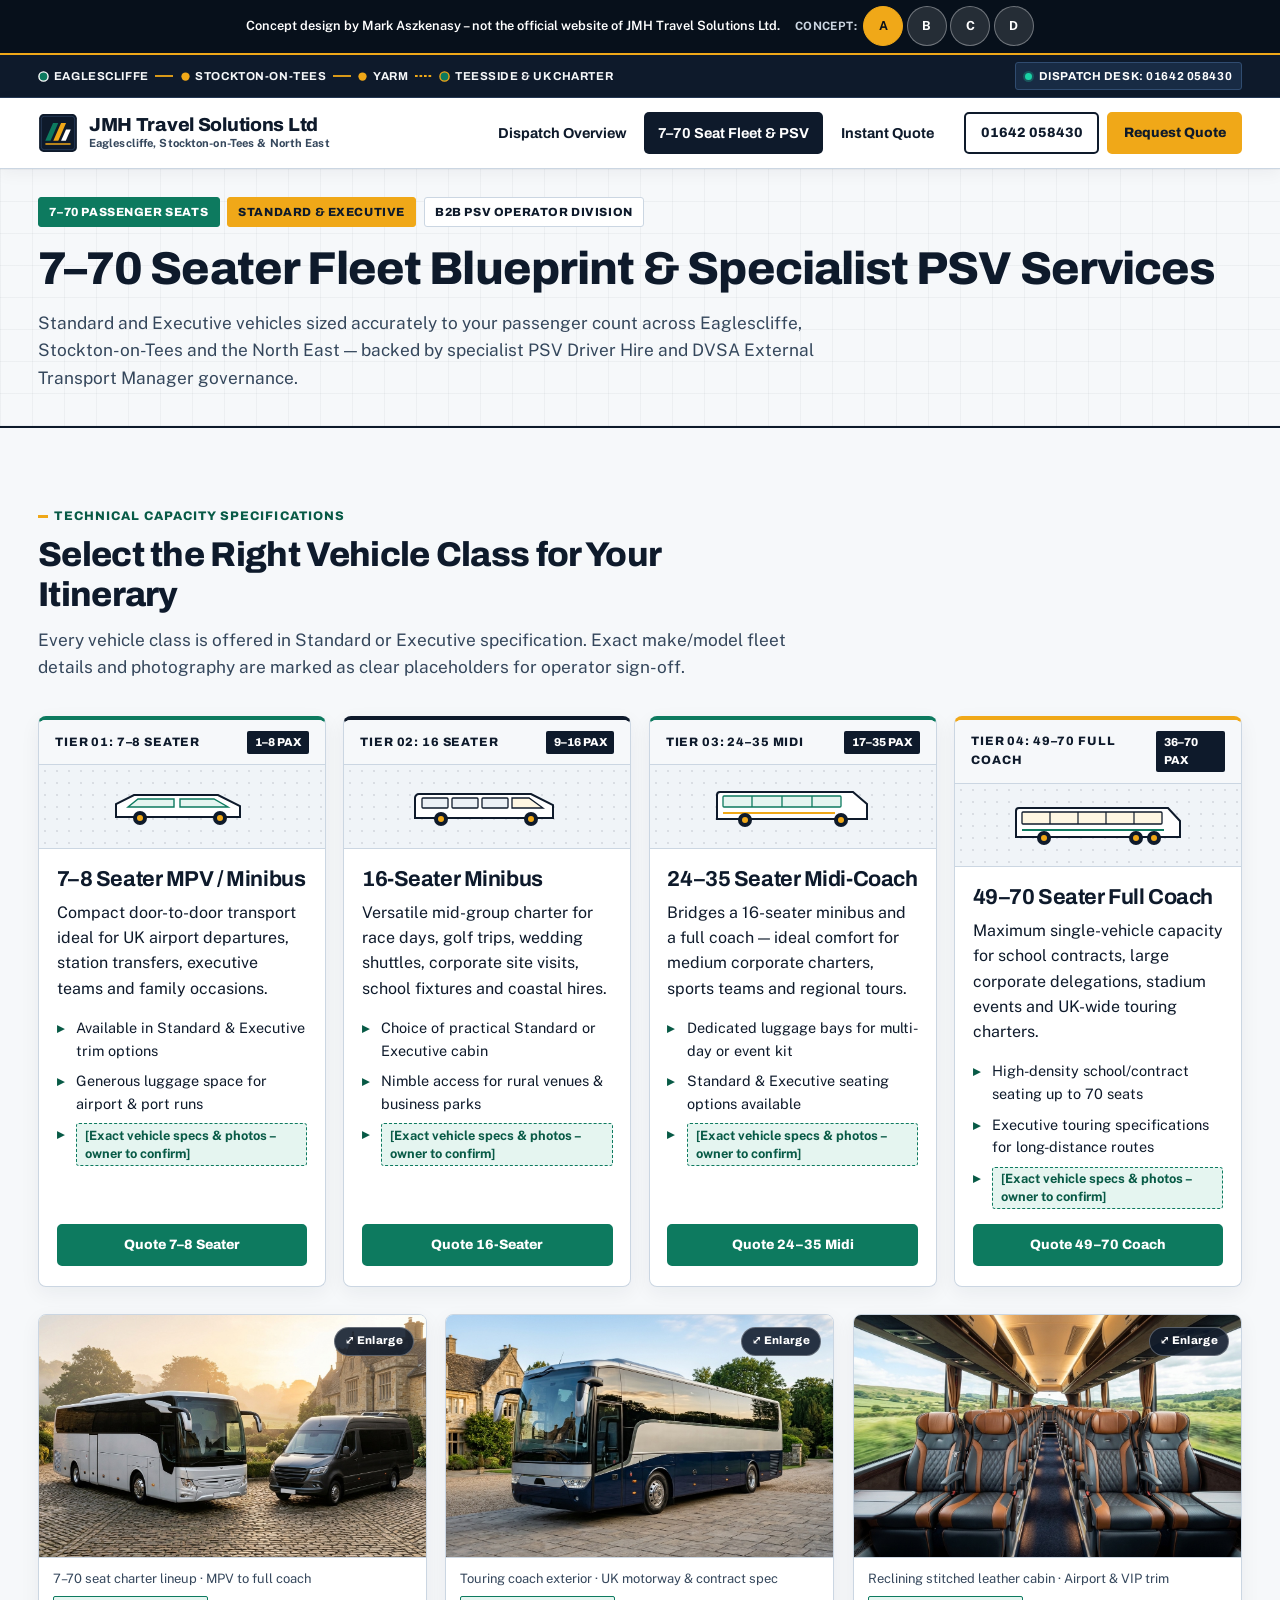
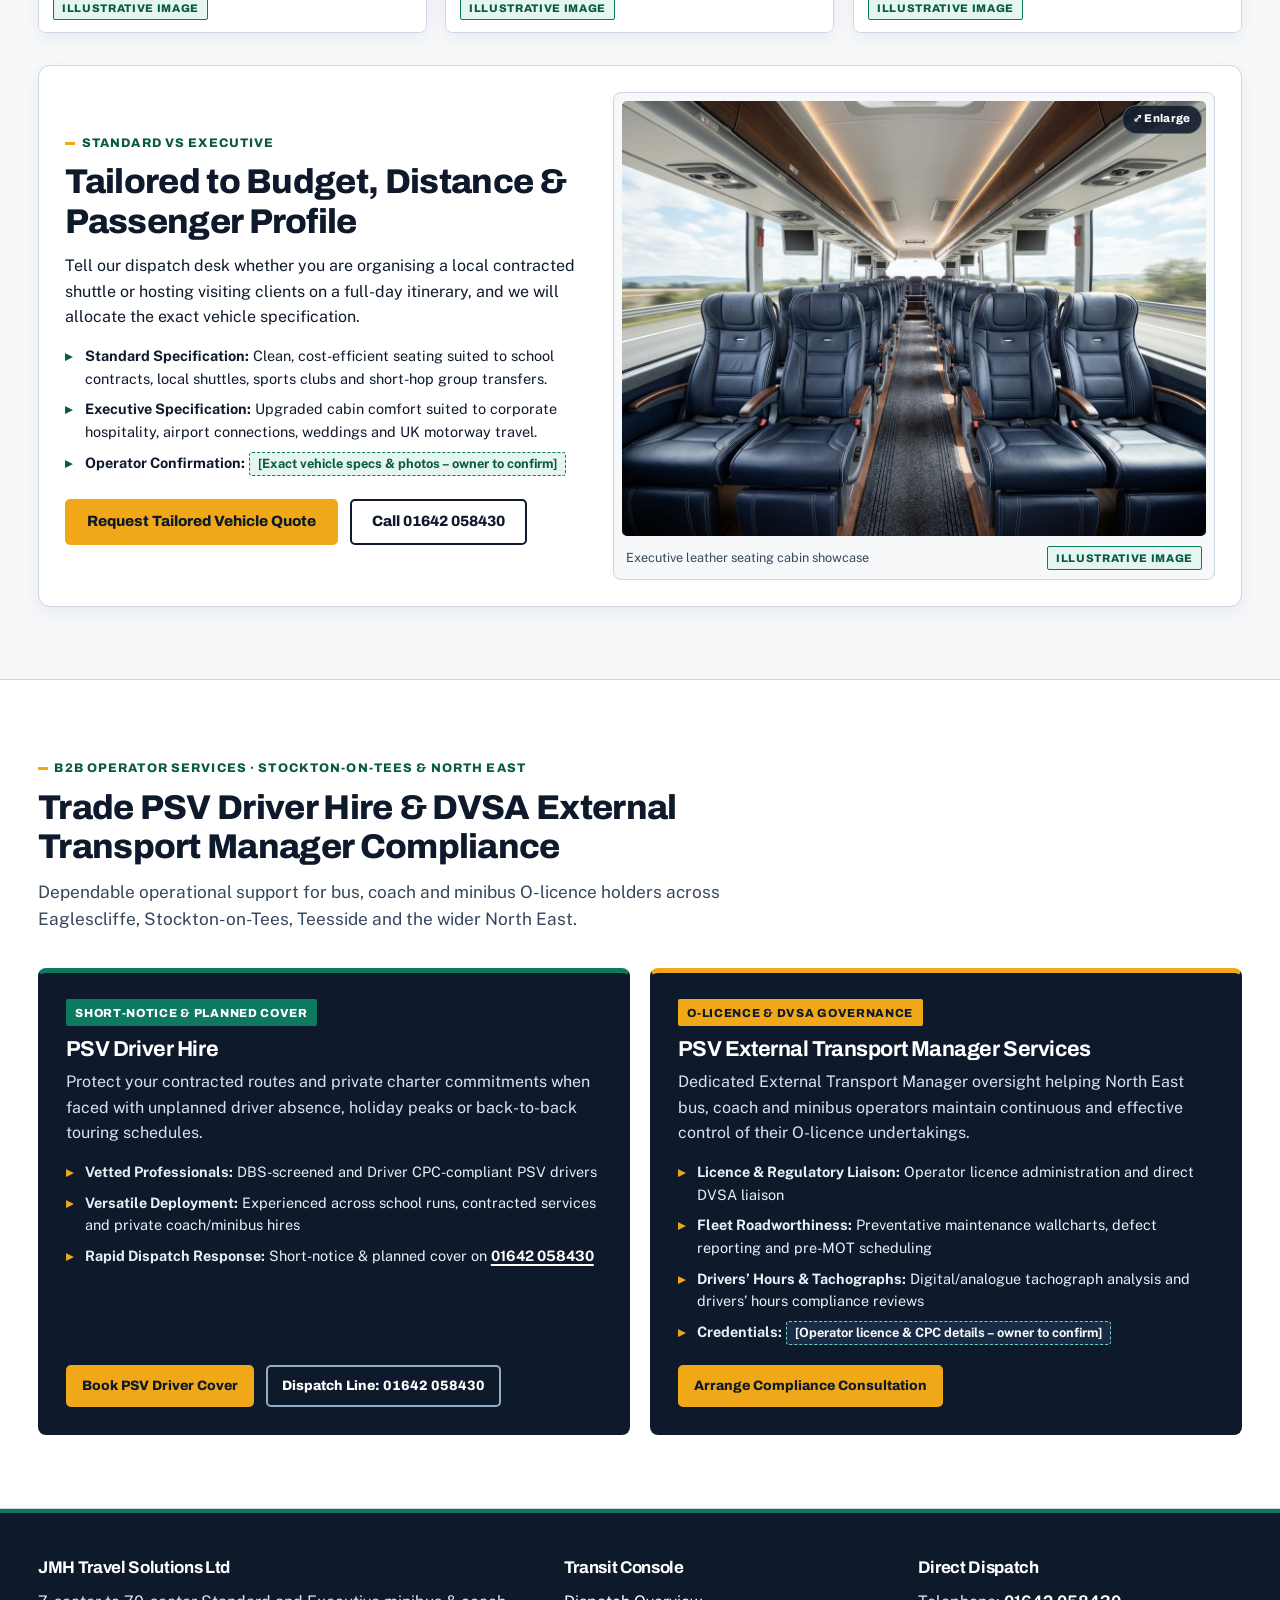
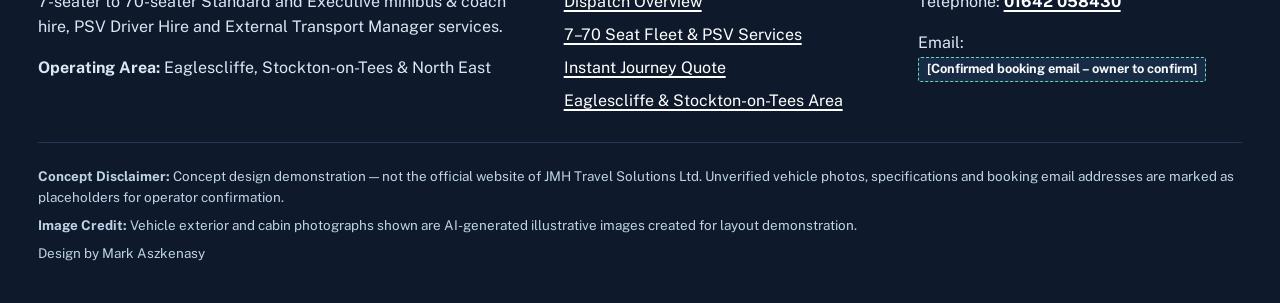
<file: fleet-services.html>
<!DOCTYPE html>
<html lang="en-GB">
<head>
  <meta charset="utf-8">
  <meta name="viewport" content="width=device-width, initial-scale=1">
  <meta name="robots" content="noindex, nofollow">
  <meta name="theme-color" content="#07101B">
  <title>7–70 Seater Fleet &amp; Trade PSV Services | JMH Travel Solutions Ltd</title>
  <meta name="description" content="7-seater to 70-seater Standard and Executive minibus and coach hire blueprint guide, plus specialist PSV Driver Hire and External Transport Manager compliance across Eaglescliffe, Stockton-on-Tees &amp; the North East.">
  <link rel="icon" type="image/svg+xml" href="favicon.svg">
  <link rel="stylesheet" href="css/styles.css">
</head>
<body>
  <a class="skip-link" href="#main-content">Skip to main content</a>

  <div class="concept-banner" role="region" aria-label="Concept demonstration notice">
    <div class="concept-banner-inner">
      <p>Concept design by Mark Aszkenasy – not the official website of JMH Travel Solutions Ltd.</p>
      <nav class="concept-switcher" aria-label="Switch concept design">
        <span class="concept-switcher-label">Concept:</span>
        <a class="concept-pill is-active" href="index.html" aria-current="true">A</a>
        <a class="concept-pill" href="b/index.html">B</a>
        <a class="concept-pill" href="c/index.html">C</a>
        <a class="concept-pill" href="d/index.html">D</a>
      </nav>
    </div>
  </div>

  <!-- Top Technical Dispatch Bar with Live Horizontal SVG Route Schematic -->
  <div class="dispatch-telemetry-bar" role="region" aria-label="Operating corridor and dispatch desk">
    <div class="container telemetry-inner">
      <div class="route-schematic" aria-label="Operating route: Eaglescliffe, Stockton-on-Tees, Yarm, Teesside and UK Charter">
        <span class="route-node">
          <svg viewBox="0 0 12 12" aria-hidden="true">
            <circle cx="6" cy="6" r="5" fill="#0D7A5F" stroke="#FFFFFF" stroke-width="1.5"/>
          </svg>
          <span>Eaglescliffe</span>
        </span>
        <svg class="route-connector" viewBox="0 0 20 6" aria-hidden="true">
          <line x1="0" y1="3" x2="20" y2="3" stroke="currentColor" stroke-width="2"/>
        </svg>
        <span class="route-node">
          <svg viewBox="0 0 12 12" aria-hidden="true">
            <circle cx="6" cy="6" r="4.5" fill="#F0A818"/>
          </svg>
          <span>Stockton-on-Tees</span>
        </span>
        <svg class="route-connector" viewBox="0 0 20 6" aria-hidden="true">
          <line x1="0" y1="3" x2="20" y2="3" stroke="currentColor" stroke-width="2"/>
        </svg>
        <span class="route-node">
          <svg viewBox="0 0 12 12" aria-hidden="true">
            <circle cx="6" cy="6" r="4.5" fill="#F0A818"/>
          </svg>
          <span>Yarm</span>
        </span>
        <svg class="route-connector" viewBox="0 0 20 6" aria-hidden="true">
          <line x1="0" y1="3" x2="20" y2="3" stroke="currentColor" stroke-width="2" stroke-dasharray="3 2"/>
        </svg>
        <span class="route-node">
          <svg viewBox="0 0 12 12" aria-hidden="true">
            <circle cx="6" cy="6" r="5" fill="#0D7A5F" stroke="#F0A818" stroke-width="1.5"/>
          </svg>
          <span>Teesside &amp; UK Charter</span>
        </span>
      </div>

      <a class="dispatch-desk-pill" href="tel:01642058430">
        <span class="live-emerald-dot" aria-hidden="true"></span>
        <span>Dispatch Desk: 01642 058430</span>
      </a>
    </div>
  </div>

  <!-- Clean Architectural White Transit Console Header -->
  <header class="site-header">
    <div class="container header-inner">
      <a class="brand-link" href="index.html">
        <img class="brand-mark" src="images/logo-mark.svg" width="40" height="40" alt="JMH Travel Solutions Ltd geometric road-stripe mark">
        <span class="brand-text">
          <span class="brand-name">JMH Travel Solutions Ltd</span>
          <span class="brand-sub">Eaglescliffe, Stockton-on-Tees &amp; North East</span>
        </span>
      </a>

      <button class="nav-toggle" type="button" aria-expanded="false" aria-controls="primary-nav">
        <svg viewBox="0 0 24 24" fill="none" stroke="currentColor" stroke-width="2.2" aria-hidden="true">
          <path stroke-linecap="round" d="M4 7h16M4 12h16M4 17h16"/>
        </svg>
        <span>Console</span>
      </button>

      <nav class="site-nav" id="primary-nav" aria-label="Primary navigation">
        <ul class="nav-list">
          <li><a class="nav-link" href="index.html">Dispatch Overview</a></li>
          <li><a class="nav-link" href="fleet-services.html" aria-current="page">7–70 Seat Fleet &amp; PSV</a></li>
          <li><a class="nav-link" href="quote.html">Instant Quote</a></li>
        </ul>
        <div class="header-cta-group">
          <a class="btn btn-outline-dark btn-sm" href="tel:01642058430">01642 058430</a>
          <a class="btn btn-amber btn-sm" href="quote.html">Request Quote</a>
        </div>
      </nav>
    </div>
  </header>

  <main id="main-content">
    <section class="transit-subhero" aria-labelledby="fleet-page-heading">
      <div class="container">
        <div class="credential-ribbon">
          <span class="cred-chip emerald">7–70 Passenger Seats</span>
          <span class="cred-chip amber">Standard &amp; Executive</span>
          <span class="cred-chip">B2B PSV Operator Division</span>
        </div>
        <h1 id="fleet-page-heading">7–70 Seater Fleet Blueprint &amp; Specialist PSV Services</h1>
        <p class="lead">
          Standard and Executive vehicles sized accurately to your passenger count across Eaglescliffe, Stockton-on-Tees and the North East — backed by specialist PSV Driver Hire and DVSA External Transport Manager governance.
        </p>
      </div>
    </section>

    <!-- 4-Column Technical Fleet Blueprint Matrix -->
    <section class="section" aria-labelledby="fleet-tiers-heading">
      <div class="container">
        <div class="section-header">
          <span class="eyebrow">Technical Capacity Specifications</span>
          <h2 id="fleet-tiers-heading">Select the Right Vehicle Class for Your Itinerary</h2>
          <p class="lead">
            Every vehicle class is offered in Standard or Executive specification. Exact make/model fleet details and photography are marked as clear placeholders for operator sign-off.
          </p>
        </div>

        <div class="blueprint-matrix">
          <!-- Tier 01 -->
          <article class="blueprint-card emerald-rail">
            <div>
              <div class="blueprint-head">
                <span class="tier-code">Tier 01: 7–8 Seater</span>
                <span class="pax-chip">1–8 PAX</span>
              </div>
              <div class="blueprint-svg-bay" aria-hidden="true">
                <svg viewBox="0 0 180 52" fill="none">
                  <path d="M24 36V23L42 14H126L148 25V36H24Z" fill="#FFFFFF" stroke="#0E1A2B" stroke-width="2"/>
                  <path d="M46 18H82V26H36L46 18ZM88 18H122L136 26H88V18Z" fill="#E5F5F0" stroke="#0D7A5F" stroke-width="1.4"/>
                  <circle cx="48" cy="37" r="7" fill="#0E1A2B"/><circle cx="48" cy="37" r="3" fill="#F0A818"/>
                  <circle cx="128" cy="37" r="7" fill="#0E1A2B"/><circle cx="128" cy="37" r="3" fill="#F0A818"/>
                </svg>
              </div>
            </div>
            <div class="blueprint-body">
              <div>
                <h3>7–8 Seater MPV / Minibus</h3>
                <p>Compact door-to-door transport ideal for UK airport departures, station transfers, executive teams and family occasions.</p>
                <ul class="spec-list">
                  <li>Available in Standard &amp; Executive trim options</li>
                  <li>Generous luggage space for airport &amp; port runs</li>
                  <li><span class="ph">[Exact vehicle specs &amp; photos – owner to confirm]</span></li>
                </ul>
              </div>
              <a class="btn btn-emerald btn-sm" href="quote.html?pax=8&amp;spec=Executive&amp;type=hire">Quote 7–8 Seater</a>
            </div>
          </article>

          <!-- Tier 02 -->
          <article class="blueprint-card">
            <div>
              <div class="blueprint-head">
                <span class="tier-code">Tier 02: 16 Seater</span>
                <span class="pax-chip">9–16 PAX</span>
              </div>
              <div class="blueprint-svg-bay" aria-hidden="true">
                <svg viewBox="0 0 180 52" fill="none">
                  <path d="M18 37V17C18 14.8 19.8 13 22 13H134L156 24V37H18Z" fill="#FFFFFF" stroke="#0E1A2B" stroke-width="2"/>
                  <rect x="25" y="17" width="26" height="10" rx="1" fill="#EBF0F5" stroke="#0E1A2B" stroke-width="1.3"/>
                  <rect x="55" y="17" width="26" height="10" rx="1" fill="#EBF0F5" stroke="#0E1A2B" stroke-width="1.3"/>
                  <rect x="85" y="17" width="26" height="10" rx="1" fill="#EBF0F5" stroke="#0E1A2B" stroke-width="1.3"/>
                  <path d="M115 17H132L146 27H115V17Z" fill="#FEF6E2" stroke="#0E1A2B" stroke-width="1.3"/>
                  <circle cx="44" cy="38" r="7" fill="#0E1A2B"/><circle cx="44" cy="38" r="3" fill="#F0A818"/>
                  <circle cx="134" cy="38" r="7" fill="#0E1A2B"/><circle cx="134" cy="38" r="3" fill="#F0A818"/>
                </svg>
              </div>
            </div>
            <div class="blueprint-body">
              <div>
                <h3>16-Seater Minibus</h3>
                <p>Versatile mid-group charter for race days, golf trips, wedding shuttles, corporate site visits, school fixtures and coastal hires.</p>
                <ul class="spec-list">
                  <li>Choice of practical Standard or Executive cabin</li>
                  <li>Nimble access for rural venues &amp; business parks</li>
                  <li><span class="ph">[Exact vehicle specs &amp; photos – owner to confirm]</span></li>
                </ul>
              </div>
              <a class="btn btn-emerald btn-sm" href="quote.html?pax=16&amp;spec=Executive&amp;type=hire">Quote 16-Seater</a>
            </div>
          </article>

          <!-- Tier 03 -->
          <article class="blueprint-card emerald-rail">
            <div>
              <div class="blueprint-head">
                <span class="tier-code">Tier 03: 24–35 Midi</span>
                <span class="pax-chip">17–35 PAX</span>
              </div>
              <div class="blueprint-svg-bay" aria-hidden="true">
                <svg viewBox="0 0 180 52" fill="none">
                  <path d="M14 38V14C14 12.3 15.3 11 17 11H150L164 23V38H14Z" fill="#FFFFFF" stroke="#0E1A2B" stroke-width="2"/>
                  <rect x="20" y="15" width="118" height="11" rx="1" fill="#E5F5F0" stroke="#0D7A5F" stroke-width="1.3"/>
                  <line x1="49" y1="15" x2="49" y2="26" stroke="#0D7A5F" stroke-width="1.3"/>
                  <line x1="79" y1="15" x2="79" y2="26" stroke="#0D7A5F" stroke-width="1.3"/>
                  <line x1="109" y1="15" x2="109" y2="26" stroke="#0D7A5F" stroke-width="1.3"/>
                  <line x1="20" y1="32" x2="132" y2="32" stroke="#F0A818" stroke-width="2"/>
                  <circle cx="42" cy="39" r="7" fill="#0E1A2B"/><circle cx="42" cy="39" r="3" fill="#F0A818"/>
                  <circle cx="138" cy="39" r="7" fill="#0E1A2B"/><circle cx="138" cy="39" r="3" fill="#F0A818"/>
                </svg>
              </div>
            </div>
            <div class="blueprint-body">
              <div>
                <h3>24–35 Seater Midi-Coach</h3>
                <p>Bridges a 16-seater minibus and a full coach — ideal comfort for medium corporate charters, sports teams and regional tours.</p>
                <ul class="spec-list">
                  <li>Dedicated luggage bays for multi-day or event kit</li>
                  <li>Standard &amp; Executive seating options available</li>
                  <li><span class="ph">[Exact vehicle specs &amp; photos – owner to confirm]</span></li>
                </ul>
              </div>
              <a class="btn btn-emerald btn-sm" href="quote.html?pax=32&amp;spec=Executive&amp;type=hire">Quote 24–35 Midi</a>
            </div>
          </article>

          <!-- Tier 04 -->
          <article class="blueprint-card amber-rail">
            <div>
              <div class="blueprint-head">
                <span class="tier-code">Tier 04: 49–70 Full Coach</span>
                <span class="pax-chip">36–70 PAX</span>
              </div>
              <div class="blueprint-svg-bay" aria-hidden="true">
                <svg viewBox="0 0 180 52" fill="none">
                  <path d="M8 38V12C8 10.3 9.3 9 11 9H160L172 22V38H8Z" fill="#FFFFFF" stroke="#0E1A2B" stroke-width="2"/>
                  <rect x="14" y="13" width="140" height="12" rx="1" fill="#FEF6E2" stroke="#0E1A2B" stroke-width="1.3"/>
                  <line x1="42" y1="13" x2="42" y2="25" stroke="#0E1A2B" stroke-width="1.2"/>
                  <line x1="70" y1="13" x2="70" y2="25" stroke="#0E1A2B" stroke-width="1.2"/>
                  <line x1="98" y1="13" x2="98" y2="25" stroke="#0E1A2B" stroke-width="1.2"/>
                  <line x1="126" y1="13" x2="126" y2="25" stroke="#0E1A2B" stroke-width="1.2"/>
                  <line x1="14" y1="31" x2="156" y2="31" stroke="#0D7A5F" stroke-width="2"/>
                  <circle cx="36" cy="39" r="7" fill="#0E1A2B"/><circle cx="36" cy="39" r="3" fill="#F0A818"/>
                  <circle cx="128" cy="39" r="7" fill="#0E1A2B"/><circle cx="128" cy="39" r="3" fill="#F0A818"/>
                  <circle cx="146" cy="39" r="7" fill="#0E1A2B"/><circle cx="146" cy="39" r="3" fill="#F0A818"/>
                </svg>
              </div>
            </div>
            <div class="blueprint-body">
              <div>
                <h3>49–70 Seater Full Coach</h3>
                <p>Maximum single-vehicle capacity for school contracts, large corporate delegations, stadium events and UK-wide touring charters.</p>
                <ul class="spec-list">
                  <li>High-density school/contract seating up to 70 seats</li>
                  <li>Executive touring specifications for long-distance routes</li>
                  <li><span class="ph">[Exact vehicle specs &amp; photos – owner to confirm]</span></li>
                </ul>
              </div>
              <a class="btn btn-emerald btn-sm" href="quote.html?pax=53&amp;spec=Executive&amp;type=hire">Quote 49–70 Coach</a>
            </div>
          </article>
        </div>

        <!-- Executive Fleet & Cabin Editorial Triptych (hero.jpg, detail-1.jpg, detail-2.jpg) -->
        <div class="editorial-photo-grid cols-3" aria-label="Executive vehicle exterior and interior showcase">
          <figure
            class="editorial-photo-card"
            data-lightbox-src="images/hero.jpg"
            data-lightbox-caption="7-seater to 70-seater executive coach &amp; minibus lineup · Eaglescliffe, Stockton-on-Tees &amp; North East"
            data-lightbox-cta="quote.html?pax=16&amp;spec=Executive&amp;type=hire#quote-form"
            tabindex="0"
            role="button"
            aria-label="Enlarge executive coach and minibus lineup photograph"
          >
            <div class="photo-media">
              <span class="lightbox-zoom-hint" aria-hidden="true">⤢ Enlarge</span>
              <img
                src="images/hero.jpg"
                width="1440"
                height="803"
                alt="Spotless silver executive touring coach parked beside a dark metallic executive minibus at sunrise"
                loading="lazy"
              >
            </div>
            <figcaption>
              <span>7–70 seat charter lineup · MPV to full coach</span>
              <span class="illustrative-tag">Illustrative image</span>
            </figcaption>
          </figure>

          <figure
            class="editorial-photo-card"
            data-lightbox-src="images/detail-1.jpg"
            data-lightbox-caption="Modern silver-and-navy executive touring coach on paved morning forecourt · 24–70 passenger touring class"
            data-lightbox-cta="quote.html?pax=53&amp;spec=Executive&amp;type=hire#quote-form"
            tabindex="0"
            role="button"
            aria-label="Enlarge modern silver-and-navy touring coach photograph"
          >
            <div class="photo-media">
              <span class="lightbox-zoom-hint" aria-hidden="true">⤢ Enlarge</span>
              <img
                src="images/detail-1.jpg"
                width="1200"
                height="896"
                alt="Sleek modern silver-and-navy executive touring coach parked on a paved morning forecourt"
                loading="lazy"
              >
            </div>
            <figcaption>
              <span>Touring coach exterior · UK motorway &amp; contract spec</span>
              <span class="illustrative-tag">Illustrative image</span>
            </figcaption>
          </figure>

          <figure
            class="editorial-photo-card"
            data-lightbox-src="images/detail-2.jpg"
            data-lightbox-caption="Luxury dark stitched leather reclining executive cabin interior with panoramic countryside views"
            data-lightbox-cta="quote.html?pax=8&amp;spec=Executive&amp;type=hire#quote-form"
            tabindex="0"
            role="button"
            aria-label="Enlarge stitched leather reclining cabin photograph"
          >
            <div class="photo-media">
              <span class="lightbox-zoom-hint" aria-hidden="true">⤢ Enlarge</span>
              <img
                src="images/detail-2.jpg"
                width="1200"
                height="896"
                alt="Luxury dark stitched leather reclining executive cabin interior with panoramic countryside views"
                loading="lazy"
              >
            </div>
            <figcaption>
              <span>Reclining stitched leather cabin · Airport &amp; VIP trim</span>
              <span class="illustrative-tag">Illustrative image</span>
            </figcaption>
          </figure>
        </div>

        <!-- Standard vs Executive Cabin Comparison -->
        <div class="cabin-showcase-strip">
          <div>
            <span class="eyebrow">Standard vs Executive</span>
            <h2>Tailored to Budget, Distance &amp; Passenger Profile</h2>
            <p>
              Tell our dispatch desk whether you are organising a local contracted shuttle or hosting visiting clients on a full-day itinerary, and we will allocate the exact vehicle specification.
            </p>
            <ul class="spec-list">
              <li><strong>Standard Specification:</strong> Clean, cost-efficient seating suited to school contracts, local shuttles, sports clubs and short-hop group transfers.</li>
              <li><strong>Executive Specification:</strong> Upgraded cabin comfort suited to corporate hospitality, airport connections, weddings and UK motorway travel.</li>
              <li><strong>Operator Confirmation:</strong> <span class="ph">[Exact vehicle specs &amp; photos – owner to confirm]</span></li>
            </ul>
            <div style="margin-top: 1.4rem; display: flex; flex-wrap: wrap; gap: 0.7rem;">
              <a class="btn btn-amber" href="quote.html">Request Tailored Vehicle Quote</a>
              <a class="btn btn-outline-dark" href="tel:01642058430">Call 01642 058430</a>
            </div>
          </div>

          <figure
            class="fleet-figure"
            data-lightbox-src="images/feature.jpg"
            data-lightbox-caption="Executive leather coach seats with walnut armrests, central aisle carpet and overhead luggage storage"
            data-lightbox-cta="quote.html?pax=32&amp;spec=Executive&amp;type=hire#quote-form"
            tabindex="0"
            role="button"
            aria-label="Enlarge executive coach seating photograph"
          >
            <span class="lightbox-zoom-hint" aria-hidden="true">⤢ Enlarge</span>
            <img
              src="images/feature.jpg"
              width="1200"
              height="896"
              alt="Executive leather coach seats with walnut armrests, central aisle carpet and overhead luggage storage"
              loading="lazy"
            >
            <figcaption>
              <span>Executive leather seating cabin showcase</span>
              <span class="illustrative-tag">Illustrative image</span>
            </figcaption>
          </figure>
        </div>
      </div>
    </section>

    <!-- Dedicated B2B Operator Division -->
    <section class="section section-surface" id="psv-services" aria-labelledby="b2b-division-heading">
      <div class="container">
        <div class="section-header">
          <span class="eyebrow">B2B Operator Services · Stockton-on-Tees &amp; North East</span>
          <h2 id="b2b-division-heading">Trade PSV Driver Hire &amp; DVSA External Transport Manager Compliance</h2>
          <p class="lead">
            Dependable operational support for bus, coach and minibus O-licence holders across Eaglescliffe, Stockton-on-Tees, Teesside and the wider North East.
          </p>
        </div>

        <div class="compliance-split">
          <!-- B2B Section 1: specialist PSV Driver Hire -->
          <article class="compliance-panel" id="driver-hire">
            <div>
              <span class="compliance-kicker">Short-Notice &amp; Planned Cover</span>
              <h3>PSV Driver Hire</h3>
              <p>
                Protect your contracted routes and private charter commitments when faced with unplanned driver absence, holiday peaks or back-to-back touring schedules.
              </p>
              <ul class="spec-list">
                <li><strong>Vetted Professionals:</strong> DBS-screened and Driver CPC-compliant PSV drivers</li>
                <li><strong>Versatile Deployment:</strong> Experienced across school runs, contracted services and private coach/minibus hires</li>
                <li><strong>Rapid Dispatch Response:</strong> Short-notice &amp; planned cover on <a href="tel:01642058430" style="color: #FFFFFF; font-weight: 700;">01642 058430</a></li>
              </ul>
            </div>
            <div style="display: flex; flex-wrap: wrap; gap: 0.7rem;">
              <a class="btn btn-amber btn-sm" href="quote.html?type=driver">Book PSV Driver Cover</a>
              <a class="btn btn-outline-light btn-sm" href="tel:01642058430">Dispatch Line: 01642 058430</a>
            </div>
          </article>

          <!-- B2B Section 2: External Transport Manager Compliance -->
          <article class="compliance-panel amber-top" id="transport-manager">
            <div>
              <span class="compliance-kicker">O-Licence &amp; DVSA Governance</span>
              <h3>PSV External Transport Manager Services</h3>
              <p>
                Dedicated External Transport Manager oversight helping North East bus, coach and minibus operators maintain continuous and effective control of their O-licence undertakings.
              </p>
              <ul class="spec-list">
                <li><strong>Licence &amp; Regulatory Liaison:</strong> Operator licence administration and direct DVSA liaison</li>
                <li><strong>Fleet Roadworthiness:</strong> Preventative maintenance wallcharts, defect reporting and pre-MOT scheduling</li>
                <li><strong>Drivers’ Hours &amp; Tachographs:</strong> Digital/analogue tachograph analysis and drivers’ hours compliance reviews</li>
                <li><strong>Credentials:</strong> <span class="ph ph-dark">[Operator licence &amp; CPC details – owner to confirm]</span></li>
              </ul>
            </div>
            <div>
              <a class="btn btn-amber btn-sm" href="quote.html?type=tm">Arrange Compliance Consultation</a>
            </div>
          </article>
        </div>
      </div>
    </section>
  </main>

  <footer class="site-footer">
    <div class="container">
      <div class="footer-grid">
        <div>
          <h3>JMH Travel Solutions Ltd</h3>
          <p>7-seater to 70-seater Standard and Executive minibus &amp; coach hire, PSV Driver Hire and External Transport Manager services.</p>
          <p><strong>Operating Area:</strong> Eaglescliffe, Stockton-on-Tees &amp; North East</p>
        </div>
        <div>
          <h3>Transit Console</h3>
          <ul class="footer-links">
            <li><a href="index.html">Dispatch Overview</a></li>
            <li><a href="fleet-services.html">7–70 Seat Fleet &amp; PSV Services</a></li>
            <li><a href="quote.html">Instant Journey Quote</a></li>
            <li><a href="https://www.google.com/maps/search/?api=1&amp;query=Eaglescliffe+Stockton-on-Tees" target="_blank" rel="noopener noreferrer">Eaglescliffe &amp; Stockton-on-Tees Area</a></li>
          </ul>
        </div>
        <div>
          <h3>Direct Dispatch</h3>
          <p>Telephone: <a href="tel:01642058430"><strong>01642 058430</strong></a></p>
          <p>Email:<br><span class="ph ph-dark">[Confirmed booking email – owner to confirm]</span></p>
        </div>
      </div>

      <div class="footer-legal">
        <p><strong>Concept Disclaimer:</strong> Concept design demonstration — not the official website of JMH Travel Solutions Ltd. Unverified vehicle photos, specifications and booking email addresses are marked as placeholders for operator confirmation.</p>
        <p><strong>Image Credit:</strong> Vehicle exterior and cabin photographs shown are AI-generated illustrative images created for layout demonstration.</p>
        <p>Design by Mark Aszkenasy</p>
      </div>
    </div>
  </footer>

  <div class="mobile-action-bar" role="region" aria-label="Quick mobile actions">
    <a class="btn btn-outline-light" href="tel:01642058430">Call 01642 058430</a>
    <a class="btn btn-amber" href="quote.html">Request Quote</a>
  </div>

  <!-- Non-blocking Micro-Toast -->
  <div id="micro-toast" class="micro-toast" role="status" aria-live="polite" aria-atomic="true" hidden></div>

  <!-- Native Accessible Photo Lightbox -->
  <dialog class="photo-lightbox" id="photo-lightbox" aria-labelledby="lightbox-caption">
    <div class="lightbox-shell">
      <div class="lightbox-topbar">
        <span class="illustrative-tag">Illustrative image</span>
        <button type="button" class="lightbox-close-btn" id="lightbox-close" aria-label="Close photo preview">✕ Close</button>
      </div>
      <div class="lightbox-media-stage">
        <img id="lightbox-img" src="images/hero.jpg" alt="">
      </div>
      <div class="lightbox-footer">
        <p id="lightbox-caption">JMH Travel Solutions Ltd — 7 to 70 passenger seat fleet</p>
        <a class="btn btn-amber btn-sm" id="lightbox-cta" href="quote.html#quote-form">Request Quote for This Tier →</a>
      </div>
    </div>
  </dialog>

  <script src="js/main.js"></script>
</body>
</html>
</file>
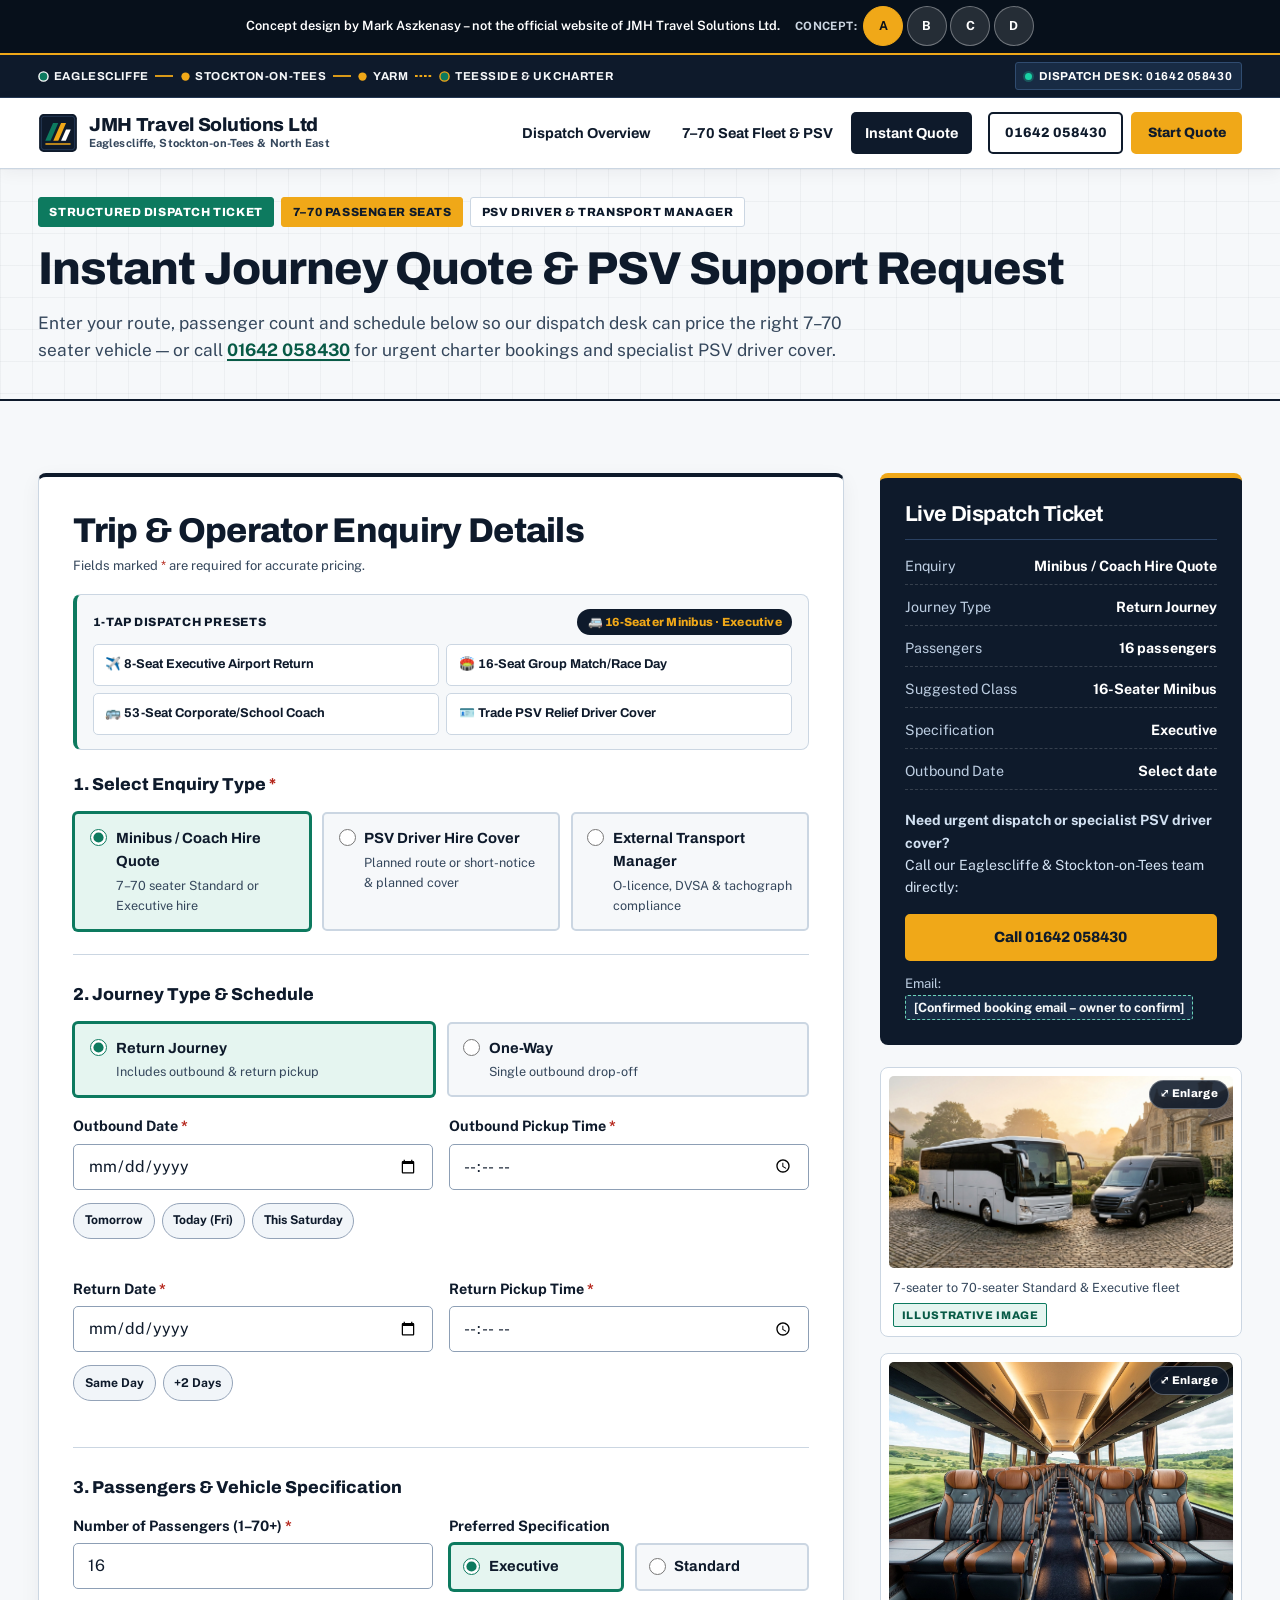
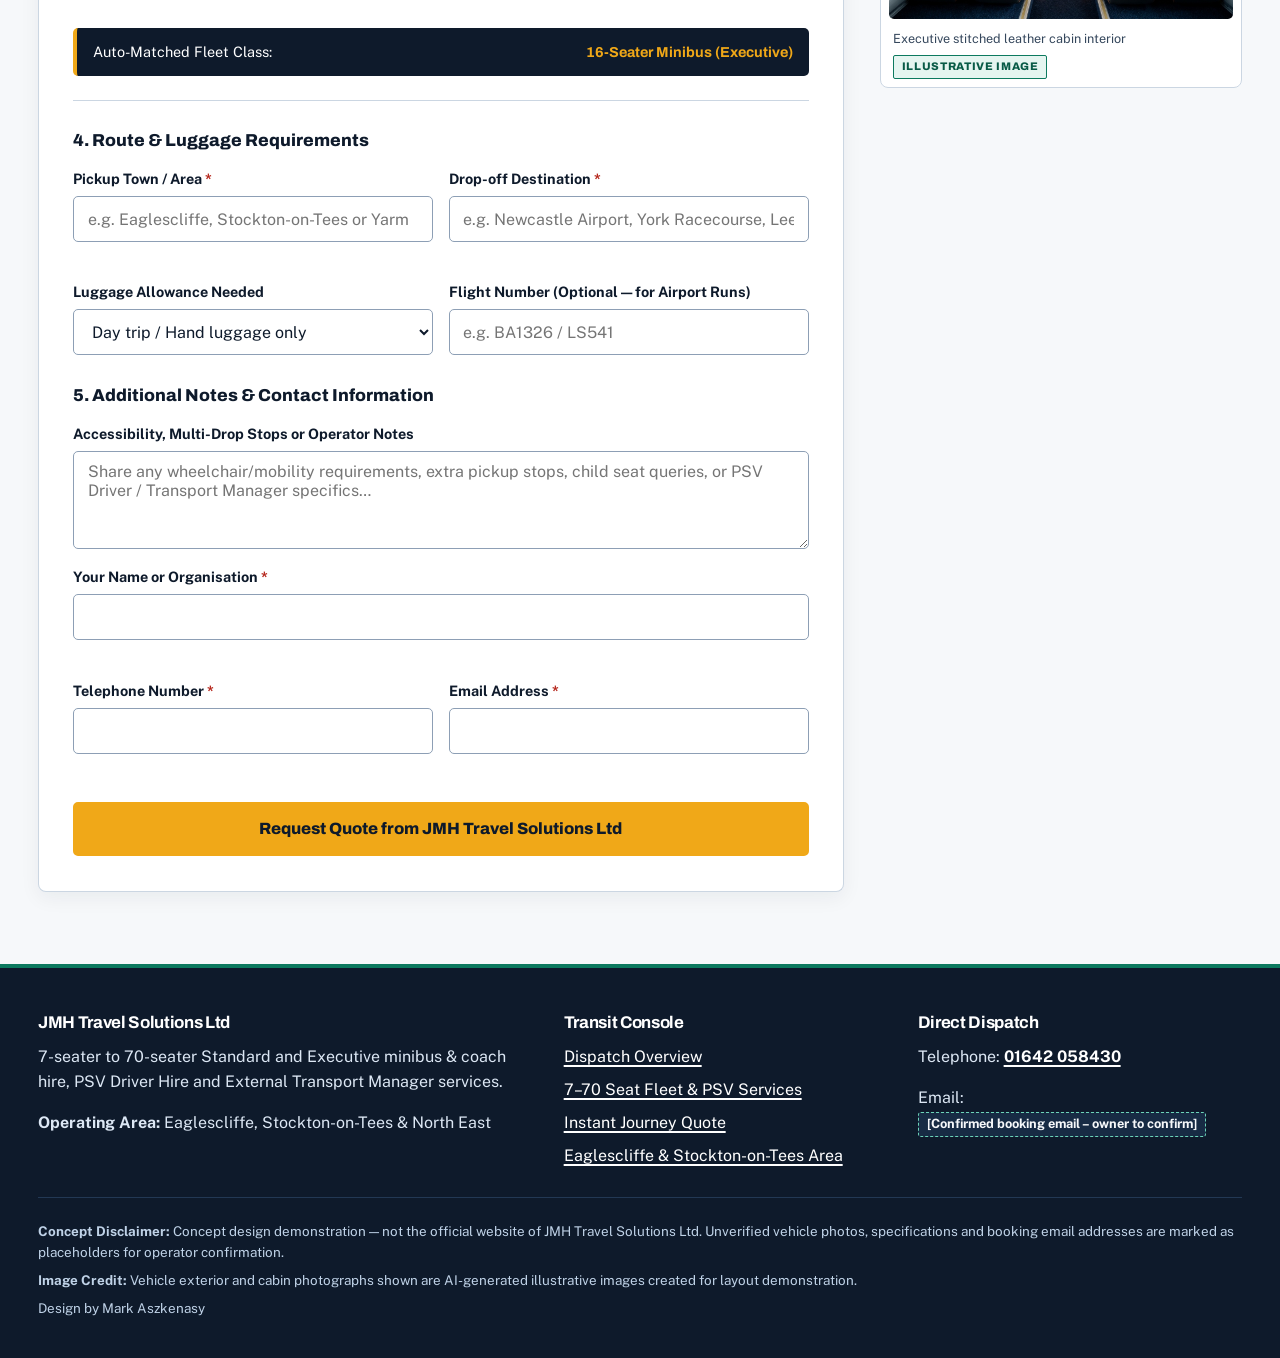
<file: quote.html>
<!DOCTYPE html>
<html lang="en-GB">
<head>
  <meta charset="utf-8">
  <meta name="viewport" content="width=device-width, initial-scale=1">
  <meta name="robots" content="noindex, nofollow">
  <meta name="theme-color" content="#07101B">
  <title>Instant Journey Quote &amp; PSV Enquiry | JMH Travel Solutions Ltd</title>
  <meta name="description" content="Request a structured quote for 7-seater to 70-seater Standard or Executive minibus and coach hire, specialist PSV Driver Hire or External Transport Manager support across Eaglescliffe, Stockton-on-Tees &amp; the North East.">
  <link rel="icon" type="image/svg+xml" href="favicon.svg">
  <link rel="stylesheet" href="css/styles.css">
</head>
<body>
  <a class="skip-link" href="#main-content">Skip to main content</a>

  <div class="concept-banner" role="region" aria-label="Concept demonstration notice">
    <div class="concept-banner-inner">
      <p>Concept design by Mark Aszkenasy – not the official website of JMH Travel Solutions Ltd.</p>
      <nav class="concept-switcher" aria-label="Switch concept design">
        <span class="concept-switcher-label">Concept:</span>
        <a class="concept-pill is-active" href="index.html" aria-current="true">A</a>
        <a class="concept-pill" href="b/index.html">B</a>
        <a class="concept-pill" href="c/index.html">C</a>
        <a class="concept-pill" href="d/index.html">D</a>
      </nav>
    </div>
  </div>

  <!-- Top Technical Dispatch Bar with Live Horizontal SVG Route Schematic -->
  <div class="dispatch-telemetry-bar" role="region" aria-label="Operating corridor and dispatch desk">
    <div class="container telemetry-inner">
      <div class="route-schematic" aria-label="Operating route: Eaglescliffe, Stockton-on-Tees, Yarm, Teesside and UK Charter">
        <span class="route-node">
          <svg viewBox="0 0 12 12" aria-hidden="true">
            <circle cx="6" cy="6" r="5" fill="#0D7A5F" stroke="#FFFFFF" stroke-width="1.5"/>
          </svg>
          <span>Eaglescliffe</span>
        </span>
        <svg class="route-connector" viewBox="0 0 20 6" aria-hidden="true">
          <line x1="0" y1="3" x2="20" y2="3" stroke="currentColor" stroke-width="2"/>
        </svg>
        <span class="route-node">
          <svg viewBox="0 0 12 12" aria-hidden="true">
            <circle cx="6" cy="6" r="4.5" fill="#F0A818"/>
          </svg>
          <span>Stockton-on-Tees</span>
        </span>
        <svg class="route-connector" viewBox="0 0 20 6" aria-hidden="true">
          <line x1="0" y1="3" x2="20" y2="3" stroke="currentColor" stroke-width="2"/>
        </svg>
        <span class="route-node">
          <svg viewBox="0 0 12 12" aria-hidden="true">
            <circle cx="6" cy="6" r="4.5" fill="#F0A818"/>
          </svg>
          <span>Yarm</span>
        </span>
        <svg class="route-connector" viewBox="0 0 20 6" aria-hidden="true">
          <line x1="0" y1="3" x2="20" y2="3" stroke="currentColor" stroke-width="2" stroke-dasharray="3 2"/>
        </svg>
        <span class="route-node">
          <svg viewBox="0 0 12 12" aria-hidden="true">
            <circle cx="6" cy="6" r="5" fill="#0D7A5F" stroke="#F0A818" stroke-width="1.5"/>
          </svg>
          <span>Teesside &amp; UK Charter</span>
        </span>
      </div>

      <a class="dispatch-desk-pill" href="tel:01642058430">
        <span class="live-emerald-dot" aria-hidden="true"></span>
        <span>Dispatch Desk: 01642 058430</span>
      </a>
    </div>
  </div>

  <!-- Clean Architectural White Transit Console Header -->
  <header class="site-header">
    <div class="container header-inner">
      <a class="brand-link" href="index.html">
        <img class="brand-mark" src="images/logo-mark.svg" width="40" height="40" alt="JMH Travel Solutions Ltd geometric road-stripe mark">
        <span class="brand-text">
          <span class="brand-name">JMH Travel Solutions Ltd</span>
          <span class="brand-sub">Eaglescliffe, Stockton-on-Tees &amp; North East</span>
        </span>
      </a>

      <button class="nav-toggle" type="button" aria-expanded="false" aria-controls="primary-nav">
        <svg viewBox="0 0 24 24" fill="none" stroke="currentColor" stroke-width="2.2" aria-hidden="true">
          <path stroke-linecap="round" d="M4 7h16M4 12h16M4 17h16"/>
        </svg>
        <span>Console</span>
      </button>

      <nav class="site-nav" id="primary-nav" aria-label="Primary navigation">
        <ul class="nav-list">
          <li><a class="nav-link" href="index.html">Dispatch Overview</a></li>
          <li><a class="nav-link" href="fleet-services.html">7–70 Seat Fleet &amp; PSV</a></li>
          <li><a class="nav-link" href="quote.html" aria-current="page">Instant Quote</a></li>
        </ul>
        <div class="header-cta-group">
          <a class="btn btn-outline-dark btn-sm" href="tel:01642058430">01642 058430</a>
          <a class="btn btn-amber btn-sm" href="#quote-form">Start Quote</a>
        </div>
      </nav>
    </div>
  </header>

  <main id="main-content">
    <section class="transit-subhero" aria-labelledby="quote-page-heading">
      <div class="container">
        <div class="credential-ribbon">
          <span class="cred-chip emerald">Structured Dispatch Ticket</span>
          <span class="cred-chip amber">7–70 Passenger Seats</span>
          <span class="cred-chip">PSV Driver &amp; Transport Manager</span>
        </div>
        <h1 id="quote-page-heading">Instant Journey Quote &amp; PSV Support Request</h1>
        <p class="lead">
          Enter your route, passenger count and schedule below so our dispatch desk can price the right 7–70 seater vehicle — or call <a href="tel:01642058430"><strong>01642 058430</strong></a> for urgent charter bookings and specialist PSV driver cover.
        </p>
      </div>
    </section>

    <section class="section" aria-label="Journey quote request form and summary">
      <div class="container quote-layout">
        <div class="form-panel">
          <div id="console-carryover-banner" class="console-carryover-banner" role="status" aria-live="polite" hidden>
            Vehicle capacity and specification carried over from the Charter Dispatch Console — complete your route details below.
          </div>

          <h2 style="margin-bottom: 0.35rem;">Trip &amp; Operator Enquiry Details</h2>
          <p class="field-hint" style="margin-bottom: 1.1rem;">
            Fields marked <span class="req-star" aria-hidden="true">*</span> are required for accurate pricing.
          </p>

          <!-- 1-Tap Dispatch Presets + Live Visual Cabin Tier Badge -->
          <div class="dispatch-presets-bar" role="region" aria-label="1-Tap Dispatch Presets">
            <div class="presets-header-row">
              <span class="presets-kicker">1-Tap Dispatch Presets</span>
              <span class="cabin-tier-visual-badge" id="quote-cabin-badge" aria-live="polite">🚐 16-Seater Minibus · Executive</span>
            </div>
            <div class="dispatch-presets-grid" role="group" aria-label="Quick dispatch scenario presets">
              <button type="button" class="dispatch-preset-pill" data-dispatch-preset="airport8">
                ✈️ 8-Seat Executive Airport Return
              </button>
              <button type="button" class="dispatch-preset-pill" data-dispatch-preset="group16">
                🏟️ 16-Seat Group Match/Race Day
              </button>
              <button type="button" class="dispatch-preset-pill" data-dispatch-preset="coach53">
                🚌 53-Seat Corporate/School Coach
              </button>
              <button type="button" class="dispatch-preset-pill" data-dispatch-preset="psvdriver">
                🪪 Trade PSV Relief Driver Cover
              </button>
            </div>
          </div>

          <form id="quote-form" novalidate>
            <!-- 1. Enquiry Type -->
            <fieldset class="fieldset-block">
              <legend class="fieldset-legend">1. Select Enquiry Type <span class="req-star" aria-hidden="true">*</span></legend>
              <div class="radio-tiles-3">
                <label class="radio-card" for="enq-hire">
                  <input type="radio" id="enq-hire" name="enquiry_type" value="Minibus / Coach Hire Quote" checked>
                  <span>
                    <span class="radio-card-title">Minibus / Coach Hire Quote</span>
                    <span class="radio-card-sub">7–70 seater Standard or Executive hire</span>
                  </span>
                </label>

                <label class="radio-card" for="enq-driver">
                  <input type="radio" id="enq-driver" name="enquiry_type" value="PSV Driver Hire Cover">
                  <span>
                    <span class="radio-card-title">PSV Driver Hire Cover</span>
                    <span class="radio-card-sub">Planned route or short-notice &amp; planned cover</span>
                  </span>
                </label>

                <label class="radio-card" for="enq-tm">
                  <input type="radio" id="enq-tm" name="enquiry_type" value="External Transport Manager Enquiry">
                  <span>
                    <span class="radio-card-title">External Transport Manager</span>
                    <span class="radio-card-sub">O-licence, DVSA &amp; tachograph compliance</span>
                  </span>
                </label>
              </div>
            </fieldset>

            <!-- 2. Journey Schedule, Capacity & Route (Hidden only if External Transport Manager selected) -->
            <div id="journey-details-fieldset">
              <fieldset class="fieldset-block">
                <legend class="fieldset-legend">2. Journey Type &amp; Schedule</legend>

                <div class="radio-tiles-2" style="margin-bottom: 1.15rem;">
                  <label class="radio-card" for="trip-return">
                    <input type="radio" id="trip-return" name="trip_type" value="Return Journey" checked>
                    <span>
                      <span class="radio-card-title">Return Journey</span>
                      <span class="radio-card-sub">Includes outbound &amp; return pickup</span>
                    </span>
                  </label>

                  <label class="radio-card" for="trip-oneway">
                    <input type="radio" id="trip-oneway" name="trip_type" value="One-Way">
                    <span>
                      <span class="radio-card-title">One-Way</span>
                      <span class="radio-card-sub">Single outbound drop-off</span>
                    </span>
                  </label>
                </div>

                <div class="form-row two-col">
                  <div class="form-group">
                    <label for="outbound-date">Outbound Date <span class="req-star" aria-hidden="true">*</span></label>
                    <input type="date" id="outbound-date" name="outbound_date" required>
                    <span class="field-error" id="outbound-date-error" aria-live="polite"></span>
                  </div>

                  <div class="form-group">
                    <label for="outbound-time">Outbound Pickup Time <span class="req-star" aria-hidden="true">*</span></label>
                    <input type="time" id="outbound-time" name="outbound_time" required>
                    <span class="field-error" id="outbound-time-error" aria-live="polite"></span>
                  </div>
                </div>

                <!-- Dynamic Return Date & Time Fields -->
                <div class="return-fields-wrap" id="return-fields-wrap">
                  <div class="form-row two-col" style="margin-bottom: 0;">
                    <div class="form-group">
                      <label for="return-date">Return Date <span class="req-star" aria-hidden="true">*</span></label>
                      <input type="date" id="return-date" name="return_date" required>
                      <span class="field-error" id="return-date-error" aria-live="polite"></span>
                    </div>

                    <div class="form-group">
                      <label for="return-time">Return Pickup Time <span class="req-star" aria-hidden="true">*</span></label>
                      <input type="time" id="return-time" name="return_time" required>
                      <span class="field-error" id="return-time-error" aria-live="polite"></span>
                    </div>
                  </div>
                </div>
              </fieldset>

              <!-- 3. Passenger Capacity & Specification -->
              <fieldset class="fieldset-block">
                <legend class="fieldset-legend">3. Passengers &amp; Vehicle Specification</legend>

                <div class="form-row two-col">
                  <div class="form-group">
                    <label for="passengers">Number of Passengers (1–70+) <span class="req-star" aria-hidden="true">*</span></label>
                    <input type="number" id="passengers" name="passengers" min="1" max="140" value="16" required>
                    <span class="field-error" id="passengers-error" aria-live="polite"></span>
                  </div>

                  <div class="form-group">
                    <span class="field-group-heading">Preferred Specification</span>
                    <div class="radio-tiles-2">
                      <label class="radio-card" for="spec-executive" style="padding: 0.65rem 0.75rem;">
                        <input type="radio" id="spec-executive" name="fleet_spec" value="Executive" checked>
                        <span class="radio-card-title">Executive</span>
                      </label>
                      <label class="radio-card" for="spec-standard" style="padding: 0.65rem 0.75rem;">
                        <input type="radio" id="spec-standard" name="fleet_spec" value="Standard">
                        <span class="radio-card-title">Standard</span>
                      </label>
                    </div>
                  </div>
                </div>

                <div class="tier-callout" role="status" aria-live="polite">
                  <span>Auto-Matched Fleet Class:</span>
                  <strong id="recommended-tier-text">16-Seater Minibus (Executive)</strong>
                </div>
              </fieldset>

              <!-- 4. Pickup, Drop-off, Luggage & Airport Ref -->
              <fieldset class="fieldset-block">
                <legend class="fieldset-legend">4. Route &amp; Luggage Requirements</legend>

                <div class="form-row two-col">
                  <div class="form-group">
                    <label for="pickup-location">Pickup Town / Area <span class="req-star" aria-hidden="true">*</span></label>
                    <input type="text" id="pickup-location" name="pickup_location" placeholder="e.g. Eaglescliffe, Stockton-on-Tees or Yarm" required>
                    <span class="field-error" id="pickup-location-error" aria-live="polite"></span>
                  </div>

                  <div class="form-group">
                    <label for="dropoff-location">Drop-off Destination <span class="req-star" aria-hidden="true">*</span></label>
                    <input type="text" id="dropoff-location" name="dropoff_location" placeholder="e.g. Newcastle Airport, York Racecourse, Leeds" required>
                    <span class="field-error" id="dropoff-location-error" aria-live="polite"></span>
                  </div>
                </div>

                <div class="form-row two-col" style="margin-bottom: 0;">
                  <div class="form-group">
                    <label for="luggage-level">Luggage Allowance Needed</label>
                    <select id="luggage-level" name="luggage_level">
                      <option value="Hand luggage only">Day trip / Hand luggage only</option>
                      <option value="Standard overnight bags">Standard overnight / weekend bags</option>
                      <option value="Full airport suitcases + cabin bags">Airport transfer (large suitcases + cabin bags)</option>
                      <option value="Bulky equipment (golf clubs / sports kit)">Bulky equipment (golf bags, instruments or team kit)</option>
                    </select>
                  </div>

                  <div class="form-group">
                    <label for="flight-ref">Flight Number (Optional — for Airport Runs)</label>
                    <input type="text" id="flight-ref" name="flight_ref" placeholder="e.g. BA1326 / LS541">
                  </div>
                </div>
              </fieldset>
            </div>

            <!-- 5. Mobility / Additional Notes & Contact Details -->
            <fieldset class="fieldset-block">
              <legend class="fieldset-legend">5. Additional Notes &amp; Contact Information</legend>

              <div class="form-group" style="margin-bottom: 1.1rem;">
                <label for="mobility-notes">Accessibility, Multi-Drop Stops or Operator Notes</label>
                <textarea
                  id="mobility-notes"
                  name="mobility_notes"
                  placeholder="Share any wheelchair/mobility requirements, extra pickup stops, child seat queries, or PSV Driver / Transport Manager specifics…"
                ></textarea>
              </div>

              <div class="form-group" style="margin-bottom: 1.05rem;">
                <label for="contact-name">Your Name or Organisation <span class="req-star" aria-hidden="true">*</span></label>
                <input type="text" id="contact-name" name="contact_name" autocomplete="name" required>
                <span class="field-error" id="contact-name-error" aria-live="polite"></span>
              </div>

              <div class="form-row two-col" style="margin-bottom: 0;">
                <div class="form-group">
                  <label for="contact-phone">Telephone Number <span class="req-star" aria-hidden="true">*</span></label>
                  <input type="tel" id="contact-phone" name="contact_phone" autocomplete="tel" required>
                  <span class="field-error" id="contact-phone-error" aria-live="polite"></span>
                </div>

                <div class="form-group">
                  <label for="contact-email">Email Address <span class="req-star" aria-hidden="true">*</span></label>
                  <input type="email" id="contact-email" name="contact_email" autocomplete="email" required>
                  <span class="field-error" id="contact-email-error" aria-live="polite"></span>
                </div>
              </div>
            </fieldset>

            <button type="submit" class="btn btn-amber" style="width: 100%; font-size: 1.02rem; padding: 0.92rem 1.4rem;">
              Request Quote from JMH Travel Solutions Ltd
            </button>

            <div id="form-feedback" class="form-feedback" role="status" aria-live="polite" hidden></div>
          </form>
        </div>

        <!-- Live Dispatch Ticket Summary Sidebar -->
        <aside aria-label="Live journey quote summary">
          <div class="dispatch-sidebar">
            <h3>Live Dispatch Ticket</h3>
            <dl class="dispatch-dl">
              <div>
                <dt>Enquiry</dt>
                <dd id="sum-enquiry">Minibus / Coach Hire Quote</dd>
              </div>
              <div>
                <dt>Journey Type</dt>
                <dd id="sum-trip">Return Journey</dd>
              </div>
              <div>
                <dt>Passengers</dt>
                <dd id="sum-pax">16 passengers</dd>
              </div>
              <div>
                <dt>Suggested Class</dt>
                <dd id="sum-vehicle">16-Seater Minibus</dd>
              </div>
              <div>
                <dt>Specification</dt>
                <dd id="sum-spec">Executive</dd>
              </div>
              <div>
                <dt>Outbound Date</dt>
                <dd id="sum-outbound">Select date</dd>
              </div>
            </dl>

            <p style="font-size: 0.88rem; color: #D2E1F2; margin-bottom: 1rem;">
              <strong>Need urgent dispatch or specialist PSV driver cover?</strong><br>
              Call our Eaglescliffe &amp; Stockton-on-Tees team directly:
            </p>
            <a class="btn btn-amber" style="width: 100%;" href="tel:01642058430">Call 01642 058430</a>
            <p style="font-size: 0.82rem; color: #BDCEE2; margin-top: 0.85rem; margin-bottom: 0;">
              Email: <span class="ph ph-dark">[Confirmed booking email – owner to confirm]</span>
            </p>
          </div>

          <figure
            class="fleet-figure"
            style="margin-top: 1.4rem; background-color: var(--surface);"
            data-lightbox-src="images/hero.jpg"
            data-lightbox-caption="7-seater to 70-seater Standard &amp; Executive passenger fleet · Eaglescliffe, Stockton-on-Tees &amp; North East"
            data-lightbox-cta="#quote-form"
            tabindex="0"
            role="button"
            aria-label="Enlarge charter fleet photograph"
          >
            <span class="lightbox-zoom-hint" aria-hidden="true">⤢ Enlarge</span>
            <img
              src="images/hero.jpg"
              width="1440"
              height="803"
              alt="Executive touring coach and minibus parked ready for passenger charter"
              loading="lazy"
            >
            <figcaption>
              <span>7-seater to 70-seater Standard &amp; Executive fleet</span>
              <span class="illustrative-tag">Illustrative image</span>
            </figcaption>
          </figure>

          <figure
            class="fleet-figure"
            style="margin-top: 1rem; background-color: var(--surface);"
            data-lightbox-src="images/detail-2.jpg"
            data-lightbox-caption="Stitched dark leather reclining executive cabin seating with panoramic countryside views"
            data-lightbox-cta="#quote-form"
            tabindex="0"
            role="button"
            aria-label="Enlarge executive cabin photograph"
          >
            <span class="lightbox-zoom-hint" aria-hidden="true">⤢ Enlarge</span>
            <img
              src="images/detail-2.jpg"
              width="1200"
              height="896"
              alt="Luxury dark stitched leather reclining executive cabin interior with panoramic countryside views"
              loading="lazy"
            >
            <figcaption>
              <span>Executive stitched leather cabin interior</span>
              <span class="illustrative-tag">Illustrative image</span>
            </figcaption>
          </figure>
        </aside>
      </div>
    </section>
  </main>

  <footer class="site-footer">
    <div class="container">
      <div class="footer-grid">
        <div>
          <h3>JMH Travel Solutions Ltd</h3>
          <p>7-seater to 70-seater Standard and Executive minibus &amp; coach hire, PSV Driver Hire and External Transport Manager services.</p>
          <p><strong>Operating Area:</strong> Eaglescliffe, Stockton-on-Tees &amp; North East</p>
        </div>
        <div>
          <h3>Transit Console</h3>
          <ul class="footer-links">
            <li><a href="index.html">Dispatch Overview</a></li>
            <li><a href="fleet-services.html">7–70 Seat Fleet &amp; PSV Services</a></li>
            <li><a href="quote.html">Instant Journey Quote</a></li>
            <li><a href="https://www.google.com/maps/search/?api=1&amp;query=Eaglescliffe+Stockton-on-Tees" target="_blank" rel="noopener noreferrer">Eaglescliffe &amp; Stockton-on-Tees Area</a></li>
          </ul>
        </div>
        <div>
          <h3>Direct Dispatch</h3>
          <p>Telephone: <a href="tel:01642058430"><strong>01642 058430</strong></a></p>
          <p>Email:<br><span class="ph ph-dark">[Confirmed booking email – owner to confirm]</span></p>
        </div>
      </div>

      <div class="footer-legal">
        <p><strong>Concept Disclaimer:</strong> Concept design demonstration — not the official website of JMH Travel Solutions Ltd. Unverified vehicle photos, specifications and booking email addresses are marked as placeholders for operator confirmation.</p>
        <p><strong>Image Credit:</strong> Vehicle exterior and cabin photographs shown are AI-generated illustrative images created for layout demonstration.</p>
        <p>Design by Mark Aszkenasy</p>
      </div>
    </div>
  </footer>

  <div class="mobile-action-bar" role="region" aria-label="Quick mobile actions">
    <a class="btn btn-outline-light" href="tel:01642058430">Call 01642 058430</a>
    <a class="btn btn-amber" href="#quote-form">Complete Quote</a>
  </div>

  <!-- Non-blocking Micro-Toast -->
  <div id="micro-toast" class="micro-toast" role="status" aria-live="polite" aria-atomic="true" hidden></div>

  <!-- Native Accessible Photo Lightbox -->
  <dialog class="photo-lightbox" id="photo-lightbox" aria-labelledby="lightbox-caption">
    <div class="lightbox-shell">
      <div class="lightbox-topbar">
        <span class="illustrative-tag">Illustrative image</span>
        <button type="button" class="lightbox-close-btn" id="lightbox-close" aria-label="Close photo preview">✕ Close</button>
      </div>
      <div class="lightbox-media-stage">
        <img id="lightbox-img" src="images/hero.jpg" alt="">
      </div>
      <div class="lightbox-footer">
        <p id="lightbox-caption">JMH Travel Solutions Ltd — 7 to 70 passenger seat fleet</p>
        <a class="btn btn-amber btn-sm" id="lightbox-cta" href="#quote-form">Continue to Quote Form →</a>
      </div>
    </div>
  </dialog>

  <script src="js/main.js"></script>
</body>
</html>
</file>
<file: css/styles.css>
/* ==========================================================================
   JMH Travel Solutions Ltd — Swiss/UK Modern Transit Dispatch Console
   Daylight-First Architectural Transit Aesthetic (Self-hosted WOFF2, WCAG AA+)
   ========================================================================== */

@font-face {
  font-family: 'Archivo';
  src: url('../fonts/archivo-latin.woff2') format('woff2');
  font-weight: 400 800;
  font-style: normal;
  font-display: swap;
}

@font-face {
  font-family: 'Public Sans';
  src: url('../fonts/public-sans-latin.woff2') format('woff2');
  font-weight: 300 700;
  font-style: normal;
  font-display: swap;
}

:root {
  /* Daylight-First Transit Operator Palette */
  --alabaster: #F6F8FA;
  --surface: #FFFFFF;
  --blueprint-tint: #EBF0F5;
  --slate: #0E1A2B;           /* 16.2:1 on alabaster */
  --slate-mid: #1A2C44;
  --slate-line: #CBD6E2;
  --ink: #0E1A2B;
  --ink-muted: #35475C;       /* 8.6:1 on alabaster */
  --amber: #F0A818;           /* 9.5:1 with #0E1A2B dark ink */
  --amber-hover: #D9930B;
  --amber-soft: #FEF6E2;
  --emerald: #0D7A5F;         /* 5.31:1 with #FFFFFF */
  --emerald-hover: #095D48;   /* 7.5:1 with #FFFFFF */
  --emerald-text: #085A46;    /* 7.6:1 on alabaster/white */
  --emerald-soft: #E5F5F0;

  --radius-xs: 3px;
  --radius-sm: 5px;
  --radius-md: 8px;
  --radius-lg: 12px;
  --shadow-console: 0 16px 40px rgba(14, 26, 43, 0.12);
  --shadow-card: 0 6px 20px rgba(14, 26, 43, 0.06);
  --font-heading: 'Archivo', -apple-system, BlinkMacSystemFont, 'Segoe UI', sans-serif;
  --font-body: 'Public Sans', -apple-system, BlinkMacSystemFont, 'Segoe UI', sans-serif;
  --container-max: 1260px;
}

*,
*::before,
*::after {
  box-sizing: border-box;
}

html {
  scroll-behavior: smooth;
  -webkit-text-size-adjust: 100%;
  overflow-x: clip;
}

body {
  margin: 0;
  font-family: var(--font-body);
  font-size: 1rem;
  line-height: 1.58;
  color: var(--ink);
  background-color: var(--alabaster);
  overflow-x: clip;
  padding-bottom: 5.25rem; /* Space for solid opaque mobile bottom dock */
}

@media (min-width: 980px) {
  body {
    padding-bottom: 0;
  }
}

img,
svg {
  max-width: 100%;
  height: auto;
  display: block;
}

a {
  color: var(--emerald-text);
  text-decoration-thickness: 1.5px;
  text-underline-offset: 3px;
  transition: color 0.16s ease, background-color 0.16s ease, border-color 0.16s ease;
}

a:hover {
  color: var(--slate);
}

:focus-visible {
  outline: 3px solid var(--amber);
  outline-offset: 2px;
}

.sr-only {
  position: absolute;
  width: 1px;
  height: 1px;
  padding: 0;
  margin: -1px;
  overflow: hidden;
  clip: rect(0, 0, 0, 0);
  white-space: nowrap;
  border: 0;
}

.skip-link {
  position: absolute;
  left: -9999px;
  top: 0;
  z-index: 300;
  background-color: var(--amber);
  color: var(--slate);
  padding: 0.75rem 1.25rem;
  font-weight: 800;
  text-decoration: none;
}

.skip-link:focus {
  left: 0;
}

/* Typography */
h1, h2, h3, h4 {
  font-family: var(--font-heading);
  color: var(--slate);
  line-height: 1.15;
  margin-top: 0;
  letter-spacing: -0.02em;
}

h1 {
  font-size: clamp(1.8rem, 3.6vw, 2.95rem);
  font-weight: 800;
  margin-bottom: 0.85rem;
}

h2 {
  font-size: clamp(1.48rem, 2.7vw, 2.15rem);
  font-weight: 800;
  margin-bottom: 0.75rem;
}

h3 {
  font-size: clamp(1.12rem, 1.8vw, 1.35rem);
  font-weight: 700;
  margin-bottom: 0.5rem;
}

p {
  margin-top: 0;
  margin-bottom: 1rem;
}

.container {
  width: 100%;
  max-width: var(--container-max);
  margin: 0 auto;
  padding: 0 0.95rem;
}

@media (min-width: 768px) {
  .container {
    padding: 0 1.75rem;
  }
}

/* ==========================================================================
   1. Persistent Slim Top Concept Banner
   ========================================================================== */
.concept-banner {
  background-color: #07101B;
  color: #FFFFFF;
  font-size: 0.74rem;
  line-height: 1.3;
  font-weight: 600;
  padding: 0.32rem 0.65rem;
  border-bottom: 2px solid var(--amber);
}

@media (min-width: 768px) {
  .concept-banner {
    font-size: 0.8rem;
    padding: 0.4rem 0.85rem;
  }
}

.concept-banner p {
  margin: 0;
  min-width: 0;
}

/* Honest Placeholder Badge (.ph) */
.ph {
  display: inline-block;
  max-width: 100%;
  font-family: var(--font-body);
  font-size: 0.8rem;
  font-weight: 700;
  line-height: 1.38;
  color: var(--emerald-text);
  background-color: var(--emerald-soft);
  border: 1px dashed var(--emerald);
  border-radius: var(--radius-xs);
  padding: 0.16rem 0.5rem;
  overflow-wrap: anywhere;
  word-break: break-word;
  vertical-align: middle;
}

.ph-dark {
  color: #F6F8FA;
  background-color: #172B44;
  border-color: #6CD4B9;
}

/* ==========================================================================
   2. Bespoke Header: Top Technical Dispatch Telemetry Bar + Live SVG Route
      + Clean Architectural White Navigation Bar
   ========================================================================== */
.dispatch-telemetry-bar {
  background-color: var(--slate);
  color: #E8EFF7;
  font-family: var(--font-heading);
  font-size: 0.72rem;
  font-weight: 700;
  letter-spacing: 0.05em;
  text-transform: uppercase;
  padding: 0.48rem 0;
  border-bottom: 1px solid #243854;
}

.telemetry-inner {
  display: flex;
  flex-wrap: wrap;
  align-items: center;
  justify-content: space-between;
  gap: 0.45rem 1rem;
}

/* Live Horizontal SVG Route Schematic */
.route-schematic {
  display: flex;
  flex-wrap: wrap;
  align-items: center;
  gap: 0.28rem 0.4rem;
  min-width: 0;
}

.route-node {
  display: inline-flex;
  align-items: center;
  gap: 0.3rem;
  color: #F6F8FA;
  white-space: nowrap;
}

.route-node svg {
  width: 11px;
  height: 11px;
  flex-shrink: 0;
}

.route-connector {
  width: 18px;
  height: 6px;
  flex-shrink: 0;
  color: var(--amber);
}

@media (max-width: 480px) {
  .dispatch-telemetry-bar {
    font-size: 0.65rem;
  }
  .route-connector {
    width: 11px;
  }
}

.dispatch-desk-pill {
  display: inline-flex;
  align-items: center;
  gap: 0.4rem;
  background-color: #182B44;
  border: 1px solid #304C70;
  border-radius: var(--radius-xs);
  padding: 0.22rem 0.55rem;
  color: #FFFFFF;
  text-decoration: none;
  white-space: nowrap;
}

.dispatch-desk-pill:hover {
  border-color: var(--amber);
  color: var(--amber);
}

.live-emerald-dot {
  width: 7px;
  height: 7px;
  border-radius: 50%;
  background-color: #1AD1A5;
  box-shadow: 0 0 0 2px rgba(26, 209, 165, 0.25);
  flex-shrink: 0;
}

/* Clean Architectural White Navigation Bar */
.site-header {
  position: sticky;
  top: 0;
  z-index: 100;
  background-color: var(--surface);
  color: var(--slate);
  border-bottom: 1.5px solid var(--slate-line);
  box-shadow: 0 4px 16px rgba(14, 26, 43, 0.05);
}

.header-inner {
  display: flex;
  align-items: center;
  justify-content: space-between;
  gap: 0.65rem;
  min-height: 4.35rem;
  padding-top: 0.45rem;
  padding-bottom: 0.45rem;
  position: relative;
}

.brand-link {
  display: inline-flex;
  align-items: center;
  gap: 0.68rem;
  text-decoration: none;
  color: var(--slate);
  min-width: 0;
}

.brand-link:hover {
  color: var(--slate);
}

.brand-mark {
  width: 40px;
  height: 40px;
  flex-shrink: 0;
}

@media (max-width: 389px) {
  .brand-mark {
    width: 34px;
    height: 34px;
  }
}

.brand-text {
  display: flex;
  flex-direction: column;
  min-width: 0;
}

.brand-name {
  font-family: var(--font-heading);
  font-size: clamp(0.98rem, 2.2vw, 1.18rem);
  font-weight: 800;
  color: var(--slate);
  line-height: 1.12;
  letter-spacing: -0.015em;
}

.brand-sub {
  font-size: 0.7rem;
  font-weight: 700;
  color: var(--ink-muted);
  letter-spacing: 0.01em;
}

.nav-toggle {
  display: inline-flex;
  align-items: center;
  justify-content: center;
  gap: 0.38rem;
  background-color: var(--alabaster);
  color: var(--slate);
  border: 1.5px solid var(--slate);
  border-radius: var(--radius-sm);
  padding: 0.48rem 0.72rem;
  font-family: var(--font-heading);
  font-size: 0.85rem;
  font-weight: 800;
  cursor: pointer;
  flex-shrink: 0;
  min-height: 44px;
}

.nav-toggle:hover {
  background-color: var(--blueprint-tint);
}

.nav-toggle svg {
  width: 19px;
  height: 19px;
}

.site-nav {
  display: none;
  position: absolute;
  top: 100%;
  left: 0;
  right: 0;
  background-color: var(--surface);
  border-top: 1px solid var(--slate-line);
  border-bottom: 3px solid var(--slate);
  box-shadow: var(--shadow-console);
  padding: 0.95rem;
  z-index: 110;
}

.site-nav.is-open {
  display: block;
}

.nav-list {
  list-style: none;
  margin: 0;
  padding: 0;
  display: grid;
  gap: 0.35rem;
}

.nav-link {
  display: block;
  padding: 0.65rem 0.85rem;
  font-family: var(--font-heading);
  font-weight: 700;
  font-size: 0.93rem;
  color: var(--slate);
  text-decoration: none;
  border-radius: var(--radius-sm);
  border: 1px solid transparent;
}

.nav-link:hover {
  background-color: var(--alabaster);
  border-color: var(--slate-line);
  color: var(--slate);
}

.nav-link[aria-current="page"] {
  background-color: var(--slate);
  color: #FFFFFF;
}

.header-cta-group {
  margin-top: 0.75rem;
  padding-top: 0.75rem;
  border-top: 1px solid var(--slate-line);
  display: grid;
  grid-template-columns: 1fr 1fr;
  gap: 0.5rem;
}

@media (max-width: 389px) {
  .header-cta-group {
    grid-template-columns: 1fr;
  }
}

@media (min-width: 980px) {
  .nav-toggle {
    display: none;
  }

  .site-nav {
    display: flex !important;
    position: static;
    background: transparent;
    border: 0;
    box-shadow: none;
    padding: 0;
    align-items: center;
    gap: 1rem;
  }

  .nav-list {
    display: flex;
    align-items: center;
    gap: 0.25rem;
  }

  .brand-name,
  .brand-sub,
  .nav-link,
  .header-cta-group .btn {
    white-space: nowrap;
  }

  .nav-link {
    padding: 0.52rem 0.82rem;
    font-size: 0.9rem;
  }

  .header-cta-group {
    margin-top: 0;
    padding-top: 0;
    border-top: 0;
    display: flex;
    align-items: center;
    gap: 0.5rem;
  }
}

@media (min-width: 980px) and (max-width: 1220px) {
  .site-nav {
    gap: 0.55rem;
  }
  .nav-link {
    padding: 0.48rem 0.65rem;
    font-size: 0.83rem;
  }
  .header-cta-group .btn-outline-dark {
    display: none;
  }
  .header-cta-group .btn {
    padding: 0.52rem 0.9rem;
    font-size: 0.84rem;
  }
}

/* ==========================================================================
   3. Transit Console Buttons & Badges
   ========================================================================== */
.btn {
  display: inline-flex;
  align-items: center;
  justify-content: center;
  gap: 0.45rem;
  padding: 0.74rem 1.25rem;
  font-family: var(--font-heading);
  font-size: 0.93rem;
  font-weight: 800;
  line-height: 1.25;
  text-decoration: none;
  border-radius: var(--radius-sm);
  border: 2px solid transparent;
  cursor: pointer;
  text-align: center;
  min-height: 44px;
  transition: background-color 0.16s ease, color 0.16s ease, border-color 0.16s ease;
}

.btn-amber {
  background-color: var(--amber);
  color: var(--slate);
  border-color: var(--amber);
}

.btn-amber:hover {
  background-color: var(--amber-hover);
  border-color: var(--amber-hover);
  color: var(--slate);
}

.btn-emerald {
  background-color: var(--emerald);
  color: #FFFFFF;
  border-color: var(--emerald);
}

.btn-emerald:hover {
  background-color: var(--emerald-hover);
  border-color: var(--emerald-hover);
  color: #FFFFFF;
}

.btn-slate {
  background-color: var(--slate);
  color: #FFFFFF;
  border-color: var(--slate);
}

.btn-slate:hover {
  background-color: var(--slate-mid);
  border-color: var(--slate-mid);
  color: #FFFFFF;
}

.btn-outline-dark {
  background-color: var(--surface);
  color: var(--slate);
  border-color: var(--slate);
}

.btn-outline-dark:hover {
  background-color: var(--slate);
  color: #FFFFFF;
}

.btn-outline-light {
  background-color: transparent;
  color: #FFFFFF;
  border-color: #93ACC8;
}

.btn-outline-light:hover {
  background-color: var(--slate-mid);
  border-color: #FFFFFF;
  color: #FFFFFF;
}

.btn-sm {
  padding: 0.5rem 0.9rem;
  font-size: 0.85rem;
  min-height: 42px;
}

.credential-ribbon {
  display: flex;
  flex-wrap: wrap;
  gap: 0.45rem;
  margin-bottom: 1rem;
}

.cred-chip {
  display: inline-flex;
  align-items: center;
  gap: 0.35rem;
  font-family: var(--font-heading);
  font-size: 0.74rem;
  font-weight: 800;
  letter-spacing: 0.05em;
  text-transform: uppercase;
  padding: 0.3rem 0.65rem;
  border-radius: var(--radius-xs);
  background-color: var(--surface);
  color: var(--slate);
  border: 1.5px solid var(--slate-line);
}

.cred-chip.emerald {
  background-color: var(--emerald);
  color: #FFFFFF;
  border-color: var(--emerald);
}

.cred-chip.amber {
  background-color: var(--amber);
  color: var(--slate);
  border-color: var(--amber);
}

.eyebrow {
  display: inline-flex;
  align-items: center;
  gap: 0.4rem;
  font-family: var(--font-heading);
  font-size: 0.78rem;
  font-weight: 800;
  letter-spacing: 0.09em;
  text-transform: uppercase;
  color: var(--emerald-text);
  margin-bottom: 0.55rem;
}

.eyebrow::before {
  content: "";
  width: 10px;
  height: 3px;
  background-color: var(--amber);
  flex-shrink: 0;
}

.lead {
  font-size: clamp(1rem, 1.35vw, 1.13rem);
  color: var(--ink-muted);
  line-height: 1.6;
}

/* ==========================================================================
   4. Hero Spatial Composition: Panoramic Widescreen Stage
      + Docked Horizontal Charter Search Console + Live 7–70 Seat Matcher
   ========================================================================== */
.panoramic-transit-stage {
  padding: 1.65rem 0 2.5rem;
  background-color: var(--alabaster);
  background-image:
    linear-gradient(to right, rgba(14, 26, 43, 0.04) 1px, transparent 1px),
    linear-gradient(to bottom, rgba(14, 26, 43, 0.04) 1px, transparent 1px);
  background-size: 32px 32px;
  border-bottom: 1px solid var(--slate-line);
}

@media (min-width: 980px) {
  .panoramic-transit-stage {
    padding: 1.35rem 0 2.5rem;
  }
}

/* Upper Widescreen Editorial Masthead Deck */
.stage-masthead {
  display: grid;
  grid-template-columns: 1fr;
  gap: 0.85rem;
  align-items: end;
  margin-bottom: 1rem;
}

@media (min-width: 940px) {
  .stage-masthead {
    grid-template-columns: 1.25fr 0.75fr;
    gap: 2.25rem;
  }
}

.stage-masthead h1 {
  margin-bottom: 0;
  font-size: clamp(1.75rem, 3.1vw, 2.55rem);
}

.stage-masthead .lead {
  margin-bottom: 0;
  font-size: 0.96rem;
}

/* Panoramic Widescreen Fleet Frame */
.panoramic-frame {
  position: relative;
  margin: 0;
  background-color: var(--slate);
  border: 2px solid var(--slate);
  border-radius: var(--radius-lg);
  overflow: hidden;
  box-shadow: var(--shadow-card);
}

.panoramic-frame img {
  width: 100%;
  aspect-ratio: 16 / 9;
  object-fit: cover;
  object-position: center 58%;
}

@media (min-width: 900px) {
  .panoramic-frame img {
    aspect-ratio: 21 / 6.6;
    max-height: 345px;
  }
}

.panorama-caption-bar {
  background-color: var(--slate);
  color: #E7EFF8;
  padding: 0.55rem 0.95rem;
  font-size: 0.79rem;
  display: flex;
  flex-wrap: wrap;
  align-items: center;
  justify-content: space-between;
  gap: 0.4rem;
}

@media (min-width: 980px) {
  .panorama-caption-bar {
    padding-bottom: 3.1rem; /* Gives room for overlapping horizontal charter dock */
  }
}

.illustrative-tag {
  font-family: var(--font-heading);
  font-weight: 800;
  font-size: 0.69rem;
  letter-spacing: 0.06em;
  text-transform: uppercase;
  padding: 0.14rem 0.48rem;
  border-radius: 2px;
  background-color: var(--emerald-soft);
  color: var(--emerald-text);
  border: 1px solid var(--emerald);
}

.panorama-caption-bar .illustrative-tag {
  background-color: #1A2F4A;
  color: var(--amber);
  border-color: var(--amber);
}

/* Docked Overlapping Horizontal Charter Search Console */
.charter-console-dock {
  position: relative;
  z-index: 15;
  margin-top: 0.85rem;
  background-color: var(--surface);
  border: 2px solid var(--slate);
  border-top: 5px solid var(--amber);
  border-radius: var(--radius-md);
  box-shadow: var(--shadow-console);
  overflow: hidden;
}

@media (min-width: 980px) {
  .charter-console-dock {
    margin-top: -2.6rem;
    margin-left: 1.25rem;
    margin-right: 1.25rem;
  }
}

/* 1. Service Mode Radio Tabs */
.console-mode-bar {
  background-color: var(--alabaster);
  border-bottom: 1.5px solid var(--slate-line);
  padding: 0.55rem 0.75rem;
  display: flex;
  flex-wrap: wrap;
  align-items: center;
  justify-content: space-between;
  gap: 0.5rem;
}

.mode-tabs-fieldset {
  border: 0;
  margin: 0;
  padding: 0;
  min-width: 0;
  width: 100%;
}

@media (min-width: 860px) {
  .mode-tabs-fieldset {
    width: auto;
  }
}

.mode-tabs-grid {
  display: grid;
  grid-template-columns: 1fr;
  gap: 0.38rem;
}

@media (min-width: 680px) {
  .mode-tabs-grid {
    display: flex;
    flex-wrap: wrap;
    gap: 0.4rem;
  }
}

.mode-tab-label {
  display: inline-flex;
  align-items: center;
  gap: 0.45rem;
  padding: 0.48rem 0.8rem;
  border-radius: var(--radius-sm);
  border: 1.5px solid var(--slate-line);
  background-color: var(--surface);
  color: var(--slate);
  font-family: var(--font-heading);
  font-size: 0.82rem;
  font-weight: 700;
  cursor: pointer;
  transition: all 0.15s ease;
}

.mode-tab-label:hover {
  border-color: var(--slate);
}

.mode-tab-label input[type="radio"] {
  accent-color: var(--emerald);
  width: 15px;
  height: 15px;
  margin: 0;
  flex-shrink: 0;
}

.mode-tab-label:has(input:checked) {
  background-color: var(--slate);
  border-color: var(--slate);
  color: #FFFFFF;
}

.mode-tab-label:has(input:checked) input[type="radio"] {
  accent-color: var(--amber);
}

.console-status-tag {
  font-family: var(--font-heading);
  font-size: 0.74rem;
  font-weight: 800;
  letter-spacing: 0.05em;
  text-transform: uppercase;
  color: var(--emerald-text);
}

/* Horizontal Booking Deck Body */
.console-body-grid {
  padding: 1.1rem 0.95rem 1.2rem;
  display: grid;
  grid-template-columns: 1fr;
  gap: 1.15rem;
  align-items: center;
}

@media (min-width: 768px) {
  .console-body-grid {
    padding: 1.25rem 1.35rem;
  }
}

@media (min-width: 1060px) {
  .console-body-grid {
    grid-template-columns: 1.05fr 1.35fr 0.9fr;
    gap: 1.35rem;
  }
}

.console-col {
  min-width: 0;
}

@media (min-width: 1060px) {
  .console-col + .console-col {
    border-left: 1px solid var(--slate-line);
    padding-left: 1.35rem;
  }
}

/* Passenger Slider Control */
.slider-top-row {
  display: flex;
  align-items: baseline;
  justify-content: space-between;
  gap: 0.5rem;
  margin-bottom: 0.55rem;
}

.console-field-label {
  font-family: var(--font-heading);
  font-size: 0.79rem;
  font-weight: 800;
  text-transform: uppercase;
  letter-spacing: 0.06em;
  color: var(--ink-muted);
}

.pax-readout-badge {
  font-family: var(--font-heading);
  font-size: 1.25rem;
  font-weight: 800;
  color: var(--slate);
  font-variant-numeric: tabular-nums;
  background-color: var(--amber-soft);
  border: 1.5px solid var(--amber);
  border-radius: var(--radius-xs);
  padding: 0.1rem 0.55rem;
}

.slider-control-row {
  display: flex;
  align-items: center;
  gap: 0.5rem;
}

.pax-step-btn {
  width: 34px;
  height: 34px;
  border-radius: var(--radius-xs);
  border: 1.5px solid var(--slate);
  background-color: var(--alabaster);
  color: var(--slate);
  font-family: var(--font-heading);
  font-size: 1.05rem;
  font-weight: 800;
  cursor: pointer;
  flex-shrink: 0;
  display: inline-flex;
  align-items: center;
  justify-content: center;
}

.pax-step-btn:hover {
  background-color: var(--slate);
  color: #FFFFFF;
}

input[type="range"].pax-range-slider {
  flex: 1;
  width: 100%;
  min-width: 0;
  height: 8px;
  accent-color: var(--emerald);
  cursor: pointer;
}

.slider-scale {
  display: flex;
  justify-content: space-between;
  font-size: 0.72rem;
  font-weight: 700;
  color: var(--ink-muted);
  margin-top: 0.3rem;
  padding: 0 2.4rem;
}

/* Live Auto-Matched Vehicle Class Pills + 70-Seat Dot Schematic */
.tier-pills-grid {
  display: grid;
  grid-template-columns: repeat(2, minmax(0, 1fr));
  gap: 0.38rem;
  margin-top: 0.45rem;
}

@media (min-width: 560px) {
  .tier-pills-grid {
    grid-template-columns: repeat(4, minmax(0, 1fr));
  }
}

.tier-match-pill {
  background-color: var(--alabaster);
  color: var(--ink-muted);
  border: 1.5px solid var(--slate-line);
  border-radius: var(--radius-xs);
  padding: 0.38rem 0.4rem;
  font-family: var(--font-heading);
  font-size: 0.73rem;
  font-weight: 700;
  text-align: center;
  cursor: pointer;
  line-height: 1.2;
  transition: all 0.15s ease;
}

.tier-match-pill:hover {
  border-color: var(--slate);
  color: var(--slate);
}

.tier-match-pill.is-active {
  background-color: var(--emerald);
  border-color: var(--emerald);
  color: #FFFFFF;
  box-shadow: 0 2px 8px rgba(13, 122, 95, 0.28);
}

.seat-schematic-wrap {
  margin-top: 0.65rem;
  background-color: var(--alabaster);
  border: 1px solid var(--slate-line);
  border-radius: var(--radius-xs);
  padding: 0.45rem 0.65rem;
  display: flex;
  flex-wrap: wrap;
  align-items: center;
  justify-content: space-between;
  gap: 0.5rem;
}

.seat-schematic-caption {
  font-size: 0.75rem;
  font-weight: 700;
  color: var(--slate);
}

.seat-dots-matrix {
  display: grid;
  grid-template-columns: repeat(14, 7px);
  gap: 3px;
  align-items: center;
}

.seat-dot {
  width: 7px;
  height: 7px;
  border-radius: 1.5px;
  background-color: #CBD6E2;
  transition: background-color 0.12s ease;
}

.seat-dot.is-filled {
  background-color: var(--emerald);
}

/* Spec Toggle + Continue CTA */
.spec-segmented {
  display: grid;
  grid-template-columns: 1fr 1fr;
  gap: 0.38rem;
  margin-top: 0.42rem;
  margin-bottom: 0.7rem;
}

.spec-seg-label {
  display: flex;
  align-items: center;
  justify-content: center;
  gap: 0.35rem;
  padding: 0.46rem 0.5rem;
  border: 1.5px solid var(--slate-line);
  border-radius: var(--radius-xs);
  background-color: var(--alabaster);
  color: var(--slate);
  font-family: var(--font-heading);
  font-size: 0.82rem;
  font-weight: 800;
  cursor: pointer;
}

.spec-seg-label input[type="radio"] {
  accent-color: var(--slate);
  width: 14px;
  height: 14px;
  margin: 0;
}

.spec-seg-label:has(input:checked) {
  background-color: var(--slate);
  border-color: var(--slate);
  color: #FFFFFF;
}

.spec-seg-label:has(input:checked) input[type="radio"] {
  accent-color: var(--amber);
}

/* ==========================================================================
   5. Below the Fold: 4-Column Technical Fleet Blueprint Matrix
      + Executive Cabin Strip + B2B Operator Compliance Split Panel
   ========================================================================== */
.section {
  padding: 3.25rem 0;
}

@media (min-width: 980px) {
  .section {
    padding: 4.5rem 0;
  }
}

.section-surface {
  background-color: var(--surface);
  border-top: 1px solid var(--slate-line);
  border-bottom: 1px solid var(--slate-line);
}

.section-header {
  max-width: 48rem;
  margin-bottom: 2.15rem;
}

/* 4-Column Technical Fleet Blueprint Matrix */
.blueprint-matrix {
  display: grid;
  grid-template-columns: 1fr;
  gap: 1.1rem;
}

@media (min-width: 640px) {
  .blueprint-matrix {
    grid-template-columns: repeat(2, minmax(0, 1fr));
  }
}

@media (min-width: 1080px) {
  .blueprint-matrix {
    grid-template-columns: repeat(4, minmax(0, 1fr));
  }
}

.blueprint-card {
  background-color: var(--surface);
  border: 1.5px solid var(--slate-line);
  border-top: 4px solid var(--slate);
  border-radius: var(--radius-md);
  box-shadow: var(--shadow-card);
  display: flex;
  flex-direction: column;
  justify-content: space-between;
  min-width: 0;
  overflow: hidden;
}

.blueprint-card.emerald-rail {
  border-top-color: var(--emerald);
}

.blueprint-card.amber-rail {
  border-top-color: var(--amber);
}

.blueprint-head {
  background-color: var(--alabaster);
  border-bottom: 1px solid var(--slate-line);
  padding: 0.65rem 1rem;
  display: flex;
  align-items: center;
  justify-content: space-between;
  gap: 0.5rem;
}

.tier-code {
  font-family: var(--font-heading);
  font-size: 0.76rem;
  font-weight: 800;
  letter-spacing: 0.07em;
  text-transform: uppercase;
  color: var(--slate);
}

.pax-chip {
  font-family: var(--font-heading);
  font-size: 0.72rem;
  font-weight: 800;
  padding: 0.16rem 0.48rem;
  border-radius: 2px;
  background-color: var(--slate);
  color: #FFFFFF;
}

.blueprint-svg-bay {
  background-color: #F0F4F8;
  background-image: radial-gradient(rgba(14, 26, 43, 0.10) 1px, transparent 1px);
  background-size: 12px 12px;
  border-bottom: 1px solid var(--slate-line);
  padding: 0.95rem 1rem;
  display: flex;
  align-items: center;
  justify-content: center;
  min-height: 82px;
}

.blueprint-svg-bay svg {
  width: 100%;
  max-width: 180px;
  height: 52px;
}

.blueprint-body {
  padding: 1.15rem 1.1rem 1.25rem;
  display: flex;
  flex-direction: column;
  justify-content: space-between;
  gap: 0.95rem;
  flex: 1;
}

.spec-list {
  list-style: none;
  padding: 0;
  margin: 0.6rem 0 0;
  display: grid;
  gap: 0.48rem;
  font-size: 0.9rem;
}

.spec-list li {
  position: relative;
  padding-left: 1.2rem;
}

.spec-list li::before {
  content: "▸";
  position: absolute;
  left: 0;
  top: 0;
  color: var(--emerald-text);
  font-weight: 800;
}

/* Cabin Showcase Banner with images/feature.jpg */
.cabin-showcase-strip {
  margin-top: 2rem;
  background-color: var(--surface);
  border: 1.5px solid var(--slate-line);
  border-radius: var(--radius-lg);
  padding: 1.25rem;
  box-shadow: var(--shadow-card);
  display: grid;
  grid-template-columns: 1fr;
  gap: 1.65rem;
  align-items: center;
}

@media (min-width: 900px) {
  .cabin-showcase-strip {
    grid-template-columns: 0.92fr 1.08fr;
    padding: 1.65rem;
    gap: 2.25rem;
  }
}

.fleet-figure {
  margin: 0;
  background-color: var(--alabaster);
  padding: 0.5rem;
  border-radius: var(--radius-md);
  border: 1px solid var(--slate-line);
}

.fleet-figure img {
  width: 100%;
  border-radius: var(--radius-sm);
  object-fit: cover;
}

.fleet-figure figcaption {
  margin-top: 0.48rem;
  padding: 0.15rem 0.25rem 0.05rem;
  font-size: 0.79rem;
  color: var(--ink-muted);
  display: flex;
  flex-wrap: wrap;
  align-items: center;
  justify-content: space-between;
  gap: 0.35rem;
}

/* B2B Operator Compliance Split Panel */
.compliance-split {
  display: grid;
  grid-template-columns: 1fr;
  gap: 1.25rem;
}

@media (min-width: 860px) {
  .compliance-split {
    grid-template-columns: repeat(2, minmax(0, 1fr));
  }
}

.compliance-panel {
  background-color: var(--slate);
  color: #E8F0F8;
  border: 2px solid var(--slate);
  border-top: 5px solid var(--emerald);
  border-radius: var(--radius-md);
  padding: 1.6rem;
  display: flex;
  flex-direction: column;
  justify-content: space-between;
  gap: 1.25rem;
  min-width: 0;
}

.compliance-panel.amber-top {
  border-top-color: var(--amber);
}

.compliance-panel h3 {
  color: #FFFFFF;
}

.compliance-panel p {
  color: #D6E3F2;
}

.compliance-panel .spec-list li::before {
  color: var(--amber);
}

.compliance-kicker {
  display: inline-flex;
  align-items: center;
  gap: 0.4rem;
  font-family: var(--font-heading);
  font-size: 0.73rem;
  font-weight: 800;
  letter-spacing: 0.06em;
  text-transform: uppercase;
  padding: 0.26rem 0.6rem;
  border-radius: 2px;
  background-color: var(--emerald);
  color: #FFFFFF;
  margin-bottom: 0.65rem;
}

.compliance-panel.amber-top .compliance-kicker {
  background-color: var(--amber);
  color: var(--slate);
}

/* ==========================================================================
   6. Daylight Transit Console Sub-Headers & Smart Quote Form (quote.html)
   ========================================================================== */
.transit-subhero {
  padding: 1.75rem 0 2.1rem;
  background-color: var(--alabaster);
  background-image:
    linear-gradient(to right, rgba(14, 26, 43, 0.04) 1px, transparent 1px),
    linear-gradient(to bottom, rgba(14, 26, 43, 0.04) 1px, transparent 1px);
  background-size: 32px 32px;
  border-bottom: 2px solid var(--slate);
}

.transit-subhero .lead {
  margin-bottom: 0;
  max-width: 52rem;
}

.console-carryover-banner {
  background-color: var(--emerald-soft);
  border: 2px solid var(--emerald);
  border-left-width: 6px;
  border-radius: var(--radius-sm);
  padding: 0.8rem 1rem;
  margin-bottom: 1.35rem;
  font-size: 0.9rem;
  font-weight: 700;
  color: var(--emerald-text);
}

.quote-layout {
  display: grid;
  grid-template-columns: 1fr;
  gap: 1.85rem;
  align-items: start;
}

@media (min-width: 960px) {
  .quote-layout {
    grid-template-columns: 1.38fr 0.62fr;
    gap: 2.25rem;
  }
}

.form-panel {
  background-color: var(--surface);
  border: 1.5px solid var(--slate-line);
  border-top: 4px solid var(--slate);
  border-radius: var(--radius-md);
  padding: 1.4rem;
  box-shadow: var(--shadow-card);
}

@media (min-width: 768px) {
  .form-panel {
    padding: 2.15rem;
  }
}

.fieldset-block {
  border: 0;
  margin: 0 0 1.65rem;
  padding: 0 0 1.45rem;
  border-bottom: 1px solid var(--slate-line);
  min-width: 0;
}

.fieldset-block:last-of-type {
  border-bottom: 0;
  padding-bottom: 0;
}

.fieldset-legend {
  font-family: var(--font-heading);
  font-size: 1.08rem;
  font-weight: 800;
  color: var(--slate);
  margin-bottom: 0.85rem;
  padding: 0;
}

.radio-tiles-3 {
  display: grid;
  grid-template-columns: 1fr;
  gap: 0.7rem;
}

@media (min-width: 680px) {
  .radio-tiles-3 {
    grid-template-columns: repeat(3, minmax(0, 1fr));
  }
}

.radio-tiles-2 {
  display: grid;
  grid-template-columns: 1fr 1fr;
  gap: 0.7rem;
}

@media (max-width: 375px) {
  .radio-tiles-2 {
    grid-template-columns: 1fr;
  }
}

.radio-card {
  display: flex;
  align-items: flex-start;
  gap: 0.55rem;
  border: 2px solid var(--slate-line);
  border-radius: var(--radius-sm);
  padding: 0.8rem 0.9rem;
  background-color: var(--alabaster);
  cursor: pointer;
  min-width: 0;
  transition: border-color 0.15s ease, background-color 0.15s ease;
}

.radio-card:hover {
  border-color: var(--emerald);
}

.radio-card input[type="radio"] {
  accent-color: var(--emerald);
  width: 17px;
  height: 17px;
  margin: 0.15rem 0 0;
  flex-shrink: 0;
}

.radio-card:has(input:checked) {
  border-color: var(--emerald);
  background-color: var(--emerald-soft);
  box-shadow: 0 0 0 1px var(--emerald);
}

.radio-card-title {
  display: block;
  font-family: var(--font-heading);
  font-weight: 700;
  font-size: 0.92rem;
  color: var(--slate);
}

.radio-card-sub {
  display: block;
  font-size: 0.79rem;
  color: var(--ink-muted);
  margin-top: 0.14rem;
}

.form-row {
  display: grid;
  grid-template-columns: 1fr;
  gap: 1.05rem;
  margin-bottom: 1.05rem;
}

@media (min-width: 640px) {
  .form-row.two-col {
    grid-template-columns: repeat(2, minmax(0, 1fr));
  }
}

.form-group {
  display: flex;
  flex-direction: column;
  gap: 0.34rem;
  min-width: 0;
}

.form-group label,
.field-group-heading {
  font-weight: 700;
  font-size: 0.9rem;
  color: var(--slate);
}

.req-star {
  color: #B42318;
}

.field-hint {
  font-size: 0.81rem;
  color: var(--ink-muted);
}

input[type="text"],
input[type="tel"],
input[type="email"],
input[type="number"],
input[type="date"],
input[type="time"],
select,
textarea {
  width: 100%;
  font-family: var(--font-body);
  font-size: 1rem;
  color: var(--ink);
  background-color: #FFFFFF;
  border: 1.5px solid #8D9FB5;
  border-radius: var(--radius-sm);
  padding: 0.66rem 0.82rem;
  min-height: 46px;
}

textarea {
  min-height: 98px;
  resize: vertical;
}

input:focus,
select:focus,
textarea:focus {
  border-color: var(--emerald);
  outline: 3px solid rgba(13, 122, 95, 0.22);
  outline-offset: 0;
}

input[aria-invalid="true"],
select[aria-invalid="true"],
textarea[aria-invalid="true"] {
  border-color: #B42318;
  background-color: #FEF3F2;
}

.field-error {
  font-size: 0.82rem;
  font-weight: 700;
  color: #B42318;
  min-height: 1.05rem;
}

.tier-callout {
  margin-top: 0.45rem;
  padding: 0.8rem 0.95rem;
  background-color: var(--slate);
  color: #FFFFFF;
  border-left: 4px solid var(--amber);
  border-radius: var(--radius-sm);
  font-size: 0.9rem;
  display: flex;
  flex-wrap: wrap;
  align-items: center;
  justify-content: space-between;
  gap: 0.45rem;
}

.tier-callout strong {
  color: var(--amber);
  font-family: var(--font-heading);
}

.return-fields-wrap[hidden] {
  display: none;
}

.form-feedback {
  margin-top: 1.2rem;
  padding: 1.05rem 1.2rem;
  border-radius: var(--radius-sm);
  font-weight: 700;
  font-size: 0.98rem;
}

.form-feedback.is-success {
  background-color: #ECFDF3;
  border: 2px solid #067647;
  color: #054F31;
}

.form-feedback.is-error {
  background-color: #FEF3F2;
  border: 2px solid #B42318;
  color: #7A271A;
}

/* Dispatch Ticket Summary Sidebar */
.dispatch-sidebar {
  background-color: var(--slate);
  color: #FFFFFF;
  border-radius: var(--radius-md);
  padding: 1.55rem;
  border-top: 5px solid var(--amber);
  position: sticky;
  top: 6rem;
}

.dispatch-sidebar h3 {
  color: #FFFFFF;
  padding-bottom: 0.7rem;
  border-bottom: 1px solid #2A4162;
  margin-bottom: 0.95rem;
}

.dispatch-dl {
  margin: 0 0 1.2rem;
  display: grid;
  gap: 0.68rem;
}

.dispatch-dl div {
  display: flex;
  justify-content: space-between;
  gap: 0.7rem;
  font-size: 0.89rem;
  border-bottom: 1px dashed rgba(255, 255, 255, 0.16);
  padding-bottom: 0.42rem;
}

.dispatch-dl dt {
  color: #BDCEE2;
}

.dispatch-dl dd {
  margin: 0;
  font-weight: 700;
  text-align: right;
}

/* ==========================================================================
   7. Footer & Solid Opaque Mobile Action Bar
   ========================================================================== */
.site-footer {
  background-color: var(--slate);
  color: #DCE7F4;
  padding: 2.85rem 0 2.4rem;
  border-top: 4px solid var(--emerald);
}

.footer-grid {
  display: grid;
  grid-template-columns: 1fr;
  gap: 1.85rem;
  padding-bottom: 1.85rem;
  border-bottom: 1px solid #223854;
}

@media (min-width: 820px) {
  .footer-grid {
    grid-template-columns: 1.3fr 0.85fr 0.85fr;
  }
}

.site-footer h3 {
  color: #FFFFFF;
  font-size: 1.06rem;
  margin-bottom: 0.7rem;
}

.footer-links {
  list-style: none;
  padding: 0;
  margin: 0;
  display: grid;
  gap: 0.48rem;
}

.site-footer a {
  color: #FFFFFF;
}

.site-footer a:hover {
  color: var(--amber);
}

.footer-legal {
  padding-top: 1.4rem;
  font-size: 0.84rem;
  color: #BFD2E7;
  display: grid;
  gap: 0.42rem;
}

.footer-legal p {
  margin: 0;
}

/* Solid/Frosted Safe-Area Sticky Mobile Action Bar + Auto-Clearance */
.mobile-action-bar {
  position: fixed;
  bottom: 0;
  left: 0;
  right: 0;
  z-index: 120;
  background-color: rgba(14, 26, 43, 0.97);
  backdrop-filter: blur(20px) saturate(180%);
  -webkit-backdrop-filter: blur(20px) saturate(180%);
  border-top: 2px solid var(--amber);
  padding: 0.55rem 0.75rem;
  display: grid;
  grid-template-columns: 1fr 1fr;
  gap: 0.55rem;
  box-shadow: inset 0 1px 0 rgba(255, 255, 255, 0.14), 0 -6px 20px rgba(14, 26, 43, 0.35);
  transition: transform 0.32s cubic-bezier(0.22, 1, 0.36, 1), opacity 0.24s ease;
}

.mobile-action-bar.is-dock-hidden {
  transform: translateY(130%);
  opacity: 0;
  pointer-events: none;
}

.mobile-action-bar .btn {
  padding: 0.65rem 0.5rem;
  font-size: 0.86rem;
  width: 100%;
}

@media (min-width: 980px) {
  .mobile-action-bar {
    display: none;
  }
}

/* === Mobile-First iPhone & Touch Polish === */
@media (max-width: 980px) {
  input:not([type="checkbox"]):not([type="radio"]):not([type="range"]),
  select,
  textarea {
    font-size: 16px !important;
  }
  .dispatch-telemetry-bar {
    display: none;
  }
  .mobile-action-bar {
    padding-bottom: calc(0.55rem + env(safe-area-inset-bottom, 0px));
  }
  .pax-step-btn,
  .tier-match-pill,
  .nav-toggle {
    min-height: 42px;
  }
  .pax-step-btn {
    min-width: 42px;
  }
}

/* === Android Chrome / Samsung Internet & 360px Polish === */
a, button, summary, label, input, select {
  -webkit-tap-highlight-color: transparent;
}
@media (max-width: 389px) {
  .brand-link {
    gap: 0.48rem;
  }
  .brand-name {
    font-size: 0.88rem;
    white-space: nowrap;
  }
  .brand-sub {
    font-size: 0.6rem;
    letter-spacing: 0;
  }
  .nav-toggle {
    padding: 0.42rem 0.58rem;
    font-size: 0.78rem;
  }
}

/* === Gallery Inspiration Polish (Awwwards / Godly / Mobbin) === */
@view-transition {
  navigation: auto;
}

.scroll-progress-rail {
  position: absolute;
  left: 0;
  top: 0;
  height: 2.5px;
  width: 100%;
  transform-origin: 0 50%;
  transform: scaleX(0);
  background: linear-gradient(90deg, #0D7A5F 0%, #F0A818 100%);
  pointer-events: none;
  z-index: 25;
  transition: transform 0.08s linear;
}

@media (prefers-reduced-motion: no-preference) {
  .reveal-ready {
    opacity: 0;
    transform: translateY(16px);
    transition: opacity 0.55s cubic-bezier(0.22, 1, 0.36, 1), transform 0.55s cubic-bezier(0.22, 1, 0.36, 1);
    transition-delay: var(--reveal-delay, 0ms);
    will-change: opacity, transform;
  }
  .reveal-ready.is-revealed {
    opacity: 1;
    transform: none;
  }
}

@media (hover: hover) and (prefers-reduced-motion: no-preference) {
  figure img {
    transition: transform 0.65s cubic-bezier(0.22, 1, 0.36, 1);
  }
  figure:hover img {
    transform: scale(1.028);
  }
}

button:active:not(:disabled),
.btn:active,
.quick-date-chip:active,
.dispatch-preset-pill:active {
  transform: scale(0.985);
}

.quick-date-chips {
  display: flex;
  flex-wrap: wrap;
  gap: 0.4rem;
  margin-top: 0.48rem;
}

.quick-date-chip {
  appearance: none;
  border: 1px solid #94A3B8;
  background-color: #F1F5F9;
  color: #0E1A2B;
  border-radius: 999px;
  padding: 0.32rem 0.68rem;
  min-height: 36px;
  font-family: inherit;
  font-size: 0.76rem;
  font-weight: 700;
  line-height: 1.2;
  cursor: pointer;
  transition: background-color 0.16s ease, color 0.16s ease, border-color 0.16s ease, transform 0.12s ease;
}

.quick-date-chip:hover,
.quick-date-chip.is-selected {
  background-color: #0E1A2B;
  color: #FFFFFF;
  border-color: #0E1A2B;
}

/* Compact Concept A / B / C Switcher inside Top Concept Banner (<= 84px at 390px) */
.concept-banner-inner {
  max-width: var(--container-max);
  margin: 0 auto;
  display: flex;
  align-items: center;
  justify-content: space-between;
  gap: 0.45rem;
  text-align: left;
}

@media (min-width: 768px) {
  .concept-banner-inner {
    justify-content: center;
    gap: 0.5rem 0.9rem;
    text-align: center;
  }
}

.concept-switcher {
  display: inline-flex;
  align-items: center;
  gap: 0.22rem;
  flex-shrink: 0;
}

.concept-switcher-label {
  display: none;
  font-size: 0.72rem;
  font-weight: 700;
  letter-spacing: 0.04em;
  text-transform: uppercase;
  color: #CBD5E1;
  margin-right: 0.15rem;
}

@media (min-width: 560px) {
  .concept-switcher-label {
    display: inline;
  }
}

.concept-pill {
  display: inline-flex;
  align-items: center;
  justify-content: center;
  min-width: 40px;
  min-height: 40px;
  padding: 0 0.5rem;
  border-radius: 999px;
  font-size: 0.78rem;
  font-weight: 800;
  line-height: 1;
  text-decoration: none;
  color: #FFFFFF;
  background-color: rgba(255, 255, 255, 0.12);
  border: 1px solid rgba(255, 255, 255, 0.34);
  transition: background-color 0.16s ease, color 0.16s ease, border-color 0.16s ease;
}

.concept-pill:hover {
  background-color: rgba(255, 255, 255, 0.24);
  color: #FFFFFF;
}

.concept-pill.is-active,
.concept-pill[aria-current="page"],
.concept-pill[aria-current="true"] {
  background-color: #F0A818;
  color: #07101B;
  border-color: #F0A818;
}

/* ==========================================================================
   8. Editorial 4-Photo Gallery & Native <dialog> Photo Lightbox
   ========================================================================== */
.editorial-photo-grid {
  margin-top: 1.65rem;
  display: grid;
  grid-template-columns: 1fr;
  gap: 1.15rem;
}

@media (min-width: 680px) {
  .editorial-photo-grid.cols-2 {
    grid-template-columns: repeat(2, minmax(0, 1fr));
  }
  .editorial-photo-grid.cols-3 {
    grid-template-columns: repeat(3, minmax(0, 1fr));
  }
}

[data-lightbox-src] {
  position: relative;
  cursor: zoom-in;
}

.lightbox-zoom-hint {
  position: absolute;
  top: 0.75rem;
  right: 0.75rem;
  z-index: 4;
  display: inline-flex;
  align-items: center;
  gap: 0.3rem;
  padding: 0.28rem 0.62rem;
  border-radius: 999px;
  background: rgba(14, 26, 43, 0.88);
  color: #FFFFFF;
  border: 1px solid rgba(255, 255, 255, 0.28);
  font-family: var(--font-heading);
  font-size: 0.7rem;
  font-weight: 800;
  letter-spacing: 0.03em;
  pointer-events: none;
}

.editorial-photo-card {
  margin: 0;
  background-color: var(--surface);
  border: 1.5px solid var(--slate-line);
  border-radius: var(--radius-md);
  overflow: hidden;
  box-shadow: var(--shadow-card);
  display: flex;
  flex-direction: column;
}

.editorial-photo-card .photo-media {
  position: relative;
  overflow: hidden;
  background-color: var(--slate);
}

.editorial-photo-card img {
  width: 100%;
  aspect-ratio: 16 / 10;
  object-fit: cover;
}

.editorial-photo-card figcaption {
  padding: 0.72rem 0.9rem;
  font-size: 0.81rem;
  color: var(--ink-muted);
  display: flex;
  flex-wrap: wrap;
  align-items: center;
  justify-content: space-between;
  gap: 0.4rem;
  background-color: var(--surface);
  border-top: 1px solid var(--slate-line);
  flex: 1;
}

dialog.photo-lightbox {
  width: min(94vw, 940px);
  max-height: 92vh;
  margin: auto;
  padding: 0;
  border: 2px solid var(--amber);
  border-radius: var(--radius-lg);
  background-color: #07101B;
  color: #FFFFFF;
  box-shadow: 0 28px 64px rgba(0, 0, 0, 0.65);
  overflow: hidden;
}

dialog.photo-lightbox::backdrop {
  background: rgba(7, 16, 27, 0.82);
  backdrop-filter: blur(12px);
  -webkit-backdrop-filter: blur(12px);
}

.lightbox-shell {
  display: flex;
  flex-direction: column;
  max-height: 92vh;
}

.lightbox-topbar {
  display: flex;
  align-items: center;
  justify-content: space-between;
  gap: 0.75rem;
  padding: 0.65rem 0.95rem;
  background-color: #0E1A2B;
  border-bottom: 1px solid #243854;
}

.lightbox-close-btn {
  display: inline-flex;
  align-items: center;
  justify-content: center;
  min-width: 44px;
  min-height: 44px;
  padding: 0 0.75rem;
  border-radius: var(--radius-sm);
  border: 1.5px solid #4A6588;
  background-color: #162840;
  color: #FFFFFF;
  font-family: var(--font-heading);
  font-size: 0.88rem;
  font-weight: 800;
  cursor: pointer;
}

.lightbox-close-btn:hover {
  border-color: var(--amber);
  background-color: var(--amber);
  color: var(--slate);
}

.lightbox-media-stage {
  background-color: #040911;
  display: flex;
  align-items: center;
  justify-content: center;
  overflow: hidden;
}

.lightbox-media-stage img {
  width: 100%;
  max-height: 62vh;
  object-fit: contain;
}

.lightbox-footer {
  display: flex;
  flex-wrap: wrap;
  align-items: center;
  justify-content: space-between;
  gap: 0.75rem;
  padding: 0.85rem 1rem;
  background-color: #0E1A2B;
  border-top: 1px solid #243854;
}

.lightbox-footer p {
  margin: 0;
  font-size: 0.88rem;
  color: #E2ECF7;
  max-width: 56ch;
}

/* ==========================================================================
   9. 1-Tap Dispatch Presets + Cabin Tier Badge + Micro-Toast + Receipt Ticket
   ========================================================================== */
.dispatch-presets-bar {
  background-color: var(--alabaster);
  border: 1.5px solid var(--slate-line);
  border-left: 4px solid var(--emerald);
  border-radius: var(--radius-md);
  padding: 0.85rem 0.95rem;
  margin-bottom: 1.35rem;
}

.console-presets-strip {
  background-color: #EEF3F8;
  border-bottom: 1px solid var(--slate-line);
  padding: 0.6rem 0.9rem;
}

.presets-header-row {
  display: flex;
  flex-wrap: wrap;
  align-items: center;
  justify-content: space-between;
  gap: 0.45rem;
  margin-bottom: 0.55rem;
}

.presets-kicker {
  font-family: var(--font-heading);
  font-size: 0.75rem;
  font-weight: 800;
  text-transform: uppercase;
  letter-spacing: 0.06em;
  color: var(--slate);
}

.cabin-tier-visual-badge {
  display: inline-flex;
  align-items: center;
  gap: 0.38rem;
  padding: 0.24rem 0.65rem;
  border-radius: 999px;
  background-color: var(--slate);
  color: var(--amber);
  font-family: var(--font-heading);
  font-size: 0.74rem;
  font-weight: 800;
  letter-spacing: 0.02em;
}

.dispatch-presets-grid {
  display: grid;
  grid-template-columns: 1fr;
  gap: 0.45rem;
}

@media (min-width: 600px) {
  .dispatch-presets-grid {
    grid-template-columns: repeat(2, minmax(0, 1fr));
  }
}

@media (min-width: 1080px) {
  .console-presets-strip .dispatch-presets-grid {
    grid-template-columns: repeat(4, minmax(0, 1fr));
  }
}

.dispatch-preset-pill {
  display: inline-flex;
  align-items: center;
  justify-content: flex-start;
  gap: 0.45rem;
  min-height: 42px;
  padding: 0.45rem 0.72rem;
  border-radius: var(--radius-sm);
  border: 1.5px solid var(--slate-line);
  background-color: var(--surface);
  color: var(--slate);
  font-family: var(--font-heading);
  font-size: 0.8rem;
  font-weight: 700;
  text-align: left;
  line-height: 1.25;
  cursor: pointer;
  transition: border-color 0.15s ease, background-color 0.15s ease, color 0.15s ease;
}

.dispatch-preset-pill:hover {
  border-color: var(--emerald);
  background-color: var(--emerald-soft);
}

.dispatch-preset-pill.is-active {
  background-color: var(--slate);
  border-color: var(--slate);
  color: #FFFFFF;
  box-shadow: 0 3px 10px rgba(14, 26, 43, 0.18);
}

/* Non-Blocking Micro-Toast */
.micro-toast {
  position: fixed;
  left: 50%;
  bottom: calc(5.25rem + env(safe-area-inset-bottom, 0px));
  transform: translate(-50%, 14px);
  z-index: 260;
  max-width: min(92vw, 420px);
  padding: 0.58rem 1rem;
  border-radius: 999px;
  background-color: #0E1A2B;
  color: #FFFFFF;
  border: 1.5px solid var(--amber);
  box-shadow: 0 12px 28px rgba(7, 16, 27, 0.38);
  font-family: var(--font-heading);
  font-size: 0.82rem;
  font-weight: 800;
  text-align: center;
  opacity: 0;
  pointer-events: none;
  transition: opacity 0.22s ease, transform 0.22s cubic-bezier(0.22, 1, 0.36, 1);
}

.micro-toast.is-visible {
  opacity: 1;
  transform: translate(-50%, 0);
}

@media (min-width: 980px) {
  .micro-toast {
    left: auto;
    right: 1.5rem;
    bottom: 1.5rem;
    transform: translateY(14px);
  }
  .micro-toast.is-visible {
    transform: translateY(0);
  }
}

/* Structured Owner-Receipt Digital Enquiry Ticket */
.demo-banner-verbatim {
  margin: 0 0 0.85rem;
  font-family: var(--font-heading);
  font-size: 0.98rem;
  font-weight: 800;
  color: #054F31;
}

.owner-receipt-ticket {
  background-color: #FFFFFF;
  border: 1.5px solid #0D7A5F;
  border-radius: var(--radius-md);
  padding: 1rem;
  color: var(--slate);
  font-weight: 500;
  box-shadow: 0 6px 18px rgba(14, 26, 43, 0.06);
}

.receipt-head {
  display: flex;
  flex-wrap: wrap;
  align-items: center;
  justify-content: space-between;
  gap: 0.5rem;
  padding-bottom: 0.65rem;
  margin-bottom: 0.75rem;
  border-bottom: 1px dashed var(--slate-line);
}

.receipt-title {
  font-family: var(--font-heading);
  font-size: 0.86rem;
  font-weight: 800;
  text-transform: uppercase;
  letter-spacing: 0.04em;
  color: var(--emerald-text);
}

.receipt-ref {
  font-family: var(--font-heading);
  font-size: 0.76rem;
  font-weight: 800;
  padding: 0.2rem 0.55rem;
  border-radius: var(--radius-xs);
  background-color: var(--slate);
  color: var(--amber);
}

.receipt-dl {
  margin: 0;
  display: grid;
  grid-template-columns: 1fr;
  gap: 0.55rem;
  font-size: 0.86rem;
}

@media (min-width: 580px) {
  .receipt-dl {
    grid-template-columns: repeat(2, minmax(0, 1fr));
  }
  .receipt-dl .full-span {
    grid-column: 1 / -1;
  }
}

.receipt-dl div {
  background-color: var(--alabaster);
  border: 1px solid var(--slate-line);
  border-radius: var(--radius-xs);
  padding: 0.48rem 0.65rem;
}

.receipt-dl dt {
  font-size: 0.7rem;
  font-weight: 800;
  text-transform: uppercase;
  letter-spacing: 0.05em;
  color: var(--ink-muted);
  margin-bottom: 0.12rem;
}

.receipt-dl dd {
  margin: 0;
  font-weight: 700;
  color: var(--slate);
  word-break: break-word;
}

.receipt-actions {
  display: flex;
  flex-wrap: wrap;
  gap: 0.55rem;
  margin-top: 0.85rem;
  padding-top: 0.75rem;
  border-top: 1px solid var(--slate-line);
}

@media (prefers-reduced-motion: reduce) {
  html {
    scroll-behavior: auto;
  }
  *,
  *::before,
  *::after {
    animation-duration: 0.01ms !important;
    animation-iteration-count: 1 !important;
    transition-duration: 0.01ms !important;
  }
}
</file>
<file: b/css/styles.css>
/* ==========================================================================
   JMH Travel Solutions Ltd — Concept B: Night-Ops Executive Fleet & Telemetry Deck
   Self-hosted WOFF2 fonts · Mobile-First 344px–1440px · WCAG AA+ Compliant
   ========================================================================== */

@font-face {
  font-family: 'Archivo';
  src: url('../../fonts/archivo-latin.woff2') format('woff2');
  font-weight: 400 800;
  font-style: normal;
  font-display: swap;
}

@font-face {
  font-family: 'Public Sans';
  src: url('../../fonts/public-sans-latin.woff2') format('woff2');
  font-weight: 300 700;
  font-style: normal;
  font-display: swap;
}

:root {
  --navy-abyss: #07111F;
  --navy-card: #0D1C31;
  --navy-elevated: #122640;
  --navy-border: #243C5A;
  --amber: #F5AE24;          /* 10.8:1 contrast with #07111F */
  --amber-hover: #FACC55;
  --emerald: #14B88E;        /* 8.1:1 contrast with #07111F */
  --emerald-bright: #34D399;
  --text-crisp: #F1F5F9;     /* 16.8:1 on #07111F */
  --text-muted: #B8C7DA;     /* 8.9:1 on #0D1C31 */
  --error-light: #FCA5A5;

  --font-heading: 'Archivo', -apple-system, BlinkMacSystemFont, 'Segoe UI', sans-serif;
  --font-body: 'Public Sans', -apple-system, BlinkMacSystemFont, 'Segoe UI', sans-serif;
  --radius-lg: 22px;
  --radius-md: 14px;
  --radius-sm: 9px;
  --container-max: 1260px;
}

*,
*::before,
*::after {
  box-sizing: border-box;
}

html {
  scroll-behavior: smooth;
  -webkit-text-size-adjust: 100%;
  overflow-x: clip;
}

body {
  margin: 0;
  font-family: var(--font-body);
  font-size: 1rem;
  line-height: 1.58;
  background-color: var(--navy-abyss);
  color: var(--text-crisp);
  overflow-x: clip;
  padding-bottom: calc(5.4rem + env(safe-area-inset-bottom, 0px));
}

@media (min-width: 980px) {
  body {
    padding-bottom: 0;
  }
}

img,
svg {
  max-width: 100%;
  height: auto;
  display: block;
}

a {
  color: var(--amber);
  text-underline-offset: 3px;
}

:focus-visible {
  outline: 3px solid var(--amber);
  outline-offset: 3px;
}

.skip-link {
  position: absolute;
  left: -9999px;
  top: 0;
  z-index: 500;
  background: var(--amber);
  color: var(--navy-abyss);
  padding: 0.75rem 1.2rem;
  font-weight: 800;
  text-decoration: none;
}

.skip-link:focus {
  left: 0.5rem;
  top: 0.5rem;
  border-radius: 8px;
}

.container {
  width: 100%;
  max-width: var(--container-max);
  margin: 0 auto;
  padding: 0 0.9rem;
}

@media (min-width: 768px) {
  .container {
    padding: 0 1.75rem;
  }
}

h1, h2, h3, h4 {
  font-family: var(--font-heading);
  color: var(--text-crisp);
  margin-top: 0;
  line-height: 1.15;
  letter-spacing: -0.02em;
}

@view-transition {
  navigation: auto;
}

/* ==========================================================================
   1. Top Concept Banner & Switcher (Compact <= 84px on 390px Mobile)
   ========================================================================== */
.concept-banner {
  background-color: #030912;
  color: #FFFFFF;
  font-size: 0.74rem;
  line-height: 1.3;
  font-weight: 600;
  padding: 0.32rem 0.65rem;
  border-bottom: 2px solid var(--amber);
}

@media (min-width: 768px) {
  .concept-banner {
    font-size: 0.8rem;
    padding: 0.4rem 0.85rem;
  }
}

.concept-banner-inner {
  max-width: var(--container-max);
  margin: 0 auto;
  display: flex;
  align-items: center;
  justify-content: space-between;
  gap: 0.45rem;
  text-align: left;
}

@media (min-width: 768px) {
  .concept-banner-inner {
    justify-content: center;
    gap: 0.5rem 0.9rem;
    text-align: center;
  }
}

.concept-banner p {
  margin: 0;
  min-width: 0;
}

.concept-switcher {
  display: inline-flex;
  align-items: center;
  gap: 0.22rem;
  flex-shrink: 0;
}

.concept-switcher-label {
  display: none;
  font-size: 0.72rem;
  font-weight: 700;
  text-transform: uppercase;
  letter-spacing: 0.04em;
  color: var(--text-muted);
  margin-right: 0.15rem;
}

@media (min-width: 560px) {
  .concept-switcher-label {
    display: inline;
  }
}

.concept-pill {
  display: inline-flex;
  align-items: center;
  justify-content: center;
  min-width: 40px;
  min-height: 40px;
  padding: 0 0.5rem;
  border-radius: 999px;
  font-size: 0.78rem;
  font-weight: 800;
  text-decoration: none;
  color: #FFFFFF;
  background: rgba(255, 255, 255, 0.1);
  border: 1px solid rgba(255, 255, 255, 0.32);
}

.concept-pill:hover {
  background: rgba(255, 255, 255, 0.22);
}

.concept-pill.is-active,
.concept-pill[aria-current="page"] {
  background: var(--amber);
  color: var(--navy-abyss);
  border-color: var(--amber);
}

/* ==========================================================================
   2. Night-Ops Telemetry Header + 2.5px Scroll Progress Hairline
   ========================================================================== */
.telemetry-header {
  position: sticky;
  top: 0;
  z-index: 120;
  background: rgba(7, 17, 31, 0.96);
  backdrop-filter: blur(12px);
  -webkit-backdrop-filter: blur(12px);
  border-bottom: 1px solid var(--navy-border);
}

.scroll-progress-rail {
  position: absolute;
  top: 0;
  left: 0;
  width: 100%;
  height: 2.5px;
  transform-origin: 0 50%;
  transform: scaleX(0);
  background: linear-gradient(90deg, var(--emerald-bright) 0%, var(--amber) 100%);
  pointer-events: none;
  z-index: 30;
}

.header-bar {
  display: flex;
  align-items: center;
  justify-content: space-between;
  gap: 0.6rem;
  padding-top: 0.6rem;
  padding-bottom: 0.6rem;
}

.brand-lockup {
  display: inline-flex;
  align-items: center;
  gap: 0.6rem;
  text-decoration: none;
  min-height: 44px;
  min-width: 0;
}

.brand-mark {
  width: 36px;
  height: 36px;
  flex-shrink: 0;
}

.brand-copy {
  display: flex;
  flex-direction: column;
  min-width: 0;
}

.brand-title {
  font-family: var(--font-heading);
  font-weight: 800;
  font-size: 0.98rem;
  color: var(--text-crisp);
  line-height: 1.15;
}

.brand-sub {
  font-size: 0.7rem;
  color: var(--text-muted);
  white-space: nowrap;
  overflow: hidden;
  text-overflow: ellipsis;
}

.header-links {
  display: none;
  align-items: center;
  gap: 0.3rem;
}

@media (min-width: 960px) {
  .header-links {
    display: flex;
  }
}

.nav-pill {
  display: inline-flex;
  align-items: center;
  min-height: 42px;
  padding: 0 0.8rem;
  border-radius: 999px;
  font-size: 0.85rem;
  font-weight: 700;
  color: var(--text-muted);
  text-decoration: none;
}

.nav-pill:hover {
  background: var(--navy-elevated);
  color: var(--text-crisp);
}

.header-cta-wrap {
  display: flex;
  align-items: center;
  gap: 0.45rem;
  flex-shrink: 0;
}

.dispatch-pill {
  display: none;
  align-items: center;
  gap: 0.45rem;
  min-height: 42px;
  padding: 0 0.85rem;
  border-radius: 999px;
  background: var(--navy-card);
  border: 1px solid var(--navy-border);
  color: var(--text-crisp);
  font-size: 0.84rem;
  font-weight: 700;
  text-decoration: none;
}

@media (min-width: 640px) {
  .dispatch-pill {
    display: inline-flex;
  }
}

.pulse-dot {
  width: 8px;
  height: 8px;
  border-radius: 50%;
  background: var(--emerald);
  box-shadow: 0 0 0 3px rgba(20, 184, 142, 0.25);
}

/* Buttons */
.btn {
  display: inline-flex;
  align-items: center;
  justify-content: center;
  gap: 0.45rem;
  min-height: 44px;
  min-width: 44px;
  padding: 0.65rem 1.15rem;
  border-radius: 999px;
  font-family: var(--font-heading);
  font-size: 0.88rem;
  font-weight: 800;
  line-height: 1.2;
  text-decoration: none;
  border: 2px solid transparent;
  cursor: pointer;
  transition: transform 0.14s ease, background-color 0.16s ease, border-color 0.16s ease;
}

.btn:active {
  transform: scale(0.985);
}

.btn-amber {
  background: var(--amber);
  color: var(--navy-abyss);
  border-color: var(--amber);
}

.btn-amber:hover {
  background: var(--amber-hover);
  border-color: var(--amber-hover);
  color: var(--navy-abyss);
}

.btn-emerald-solid {
  background: var(--emerald);
  color: var(--navy-abyss);
  border-color: var(--emerald);
}

.btn-emerald-solid:hover {
  background: var(--emerald-bright);
  border-color: var(--emerald-bright);
  color: var(--navy-abyss);
}

.btn-ghost-light {
  background: transparent;
  color: var(--text-crisp);
  border-color: #466388;
}

.btn-ghost-light:hover {
  background: var(--navy-elevated);
  border-color: var(--text-crisp);
  color: var(--text-crisp);
}

.btn-compact {
  padding: 0.45rem 0.85rem;
  font-size: 0.8rem;
}

.btn-sm {
  padding: 0.52rem 0.95rem;
  font-size: 0.82rem;
}

.btn-full {
  width: 100%;
}

/* ==========================================================================
   3. Full-Bleed Executive Coach & Minibus Hero Card
   ========================================================================== */
.hero-deck {
  padding: 0.85rem 0 1.35rem;
}

.hero-telemetry-card {
  background: linear-gradient(150deg, #0E213B 0%, #07111F 100%);
  border: 1px solid var(--navy-border);
  border-radius: var(--radius-lg);
  padding: 1.05rem;
  display: grid;
  gap: 1.15rem;
  box-shadow: 0 22px 48px rgba(2, 6, 14, 0.55);
}

@media (max-width: 959px) {
  .hero-fleet-frame {
    order: -1;
  }
}

@media (min-width: 960px) {
  .hero-deck {
    padding: 1.6rem 0 2rem;
  }
  .hero-telemetry-card {
    grid-template-columns: 1.06fr 0.94fr;
    align-items: center;
    padding: 2.3rem;
    gap: 2.1rem;
  }
  .hero-fleet-frame {
    order: 0;
  }
}

.spec-tags-row {
  display: flex;
  flex-wrap: wrap;
  gap: 0.4rem;
  margin-bottom: 0.85rem;
}

.tag-emerald,
.tag-amber,
.tag-slate {
  font-size: 0.74rem;
  font-weight: 800;
  padding: 0.26rem 0.68rem;
  border-radius: 999px;
  letter-spacing: 0.02em;
}

.tag-emerald {
  background: var(--emerald);
  color: var(--navy-abyss);
}

.tag-amber {
  background: var(--amber);
  color: var(--navy-abyss);
}

.tag-slate {
  background: var(--navy-elevated);
  color: var(--text-crisp);
  border: 1px solid var(--navy-border);
}

.telemetry-kicker {
  display: block;
  font-family: var(--font-heading);
  font-size: 0.76rem;
  font-weight: 800;
  text-transform: uppercase;
  letter-spacing: 0.08em;
  color: var(--amber);
  margin-bottom: 0.45rem;
}

.hero-copy-col h1 {
  font-size: clamp(1.7rem, 3.8vw, 2.85rem);
  margin-bottom: 0.8rem;
}

.hero-lead {
  color: var(--text-muted);
  margin-top: 0;
  margin-bottom: 1.2rem;
  font-size: clamp(0.96rem, 1.35vw, 1.08rem);
}

.hero-cta-row {
  display: flex;
  flex-wrap: wrap;
  gap: 0.65rem;
  margin-bottom: 1.25rem;
}

.telemetry-readout-strip {
  display: grid;
  grid-template-columns: repeat(3, minmax(0, 1fr));
  gap: 0.5rem;
  padding-top: 0.95rem;
  border-top: 1px solid var(--navy-border);
}

.readout-label {
  display: block;
  font-size: 0.68rem;
  font-weight: 800;
  letter-spacing: 0.06em;
  color: var(--emerald-bright);
}

.telemetry-readout-strip strong {
  font-family: var(--font-heading);
  font-size: 0.86rem;
}

[data-lightbox-src] {
  position: relative;
  cursor: zoom-in;
}

.b-zoom-badge {
  position: absolute;
  top: 0.65rem;
  right: 0.65rem;
  z-index: 4;
  padding: 0.24rem 0.58rem;
  border-radius: 999px;
  background: rgba(4, 11, 20, 0.86);
  border: 1px solid rgba(255, 255, 255, 0.28);
  color: var(--text-crisp);
  font-family: var(--font-heading);
  font-size: 0.68rem;
  font-weight: 800;
  pointer-events: none;
}

.hero-fleet-frame,
.cabin-photo-wrap {
  margin: 0;
  border-radius: var(--radius-md);
  overflow: hidden;
  border: 1px solid var(--navy-border);
  background: #040B14;
}

.hero-fleet-frame img,
.cabin-photo-wrap img {
  width: 100%;
  aspect-ratio: 16 / 10;
  object-fit: cover;
}

.telemetry-img-caption {
  display: flex;
  flex-wrap: wrap;
  align-items: center;
  justify-content: space-between;
  gap: 0.4rem;
  padding: 0.6rem 0.85rem;
  background: #050D18;
  font-size: 0.76rem;
  color: var(--text-muted);
}

.ill-tag {
  padding: 0.15rem 0.5rem;
  border-radius: 999px;
  background: var(--amber);
  color: var(--navy-abyss);
  font-size: 0.68rem;
  font-weight: 800;
  text-transform: uppercase;
}

/* ==========================================================================
   4. Kinetic North East Route Ticker
   ========================================================================== */
.route-ticker {
  background: var(--navy-card);
  border-top: 1px solid var(--navy-border);
  border-bottom: 1px solid var(--navy-border);
  overflow: hidden;
  padding: 0.6rem 0;
}

.ticker-track {
  display: flex;
  width: max-content;
  animation: routeTicker 34s linear infinite;
}

.route-ticker:hover .ticker-track {
  animation-play-state: paused;
}

.ticker-segment {
  display: flex;
  align-items: center;
  gap: 0.85rem;
  padding-right: 0.85rem;
  font-family: var(--font-heading);
  font-size: 0.78rem;
  font-weight: 800;
  letter-spacing: 0.08em;
  color: var(--text-crisp);
  white-space: nowrap;
}

.ticker-segment .sep {
  color: var(--emerald-bright);
}

@keyframes routeTicker {
  from { transform: translateX(0); }
  to { transform: translateX(-50%); }
}

@media (prefers-reduced-motion: reduce) {
  html {
    scroll-behavior: auto;
  }
  .ticker-track {
    animation: none;
    width: auto;
    flex-wrap: wrap;
    justify-content: center;
    padding: 0 0.75rem;
  }
  .ticker-segment[aria-hidden="true"] {
    display: none;
  }
  .ticker-segment {
    white-space: normal;
    justify-content: center;
    row-gap: 0.25rem;
  }
}

/* ==========================================================================
   5. Horizontal Touch-Snap Fleet & B2B Tier Cards + 01/06 Counter & Dots
   ========================================================================== */
.deck-section {
  padding: 2.5rem 0;
  scroll-margin-top: 4.5rem;
}

.section-elevated {
  background: #091628;
  border-top: 1px solid var(--navy-border);
  border-bottom: 1px solid var(--navy-border);
}

.deck-head-row {
  display: flex;
  flex-wrap: wrap;
  align-items: flex-end;
  justify-content: space-between;
  gap: 1rem;
  margin-bottom: 1.3rem;
}

.deck-head-row h2 {
  font-size: clamp(1.45rem, 2.7vw, 2.15rem);
  margin: 0;
}

.rail-controls-group {
  display: inline-flex;
  align-items: center;
  gap: 0.6rem;
}

.rail-counter-pill {
  display: inline-flex;
  align-items: center;
  justify-content: center;
  min-height: 38px;
  padding: 0 0.8rem;
  border-radius: 999px;
  background: var(--navy-elevated);
  border: 1px solid var(--navy-border);
  color: var(--amber);
  font-family: var(--font-heading);
  font-size: 0.82rem;
  font-weight: 800;
  font-variant-numeric: tabular-nums;
  letter-spacing: 0.04em;
}

.rail-arrows {
  display: inline-flex;
  gap: 0.45rem;
}

.rail-btn {
  width: 44px;
  height: 44px;
  border-radius: 50%;
  border: 1px solid var(--navy-border);
  background: var(--navy-card);
  color: var(--text-crisp);
  font-size: 1.05rem;
  font-weight: 800;
  cursor: pointer;
}

.rail-btn:hover {
  background: var(--amber);
  color: var(--navy-abyss);
  border-color: var(--amber);
}

.tier-snap-rail {
  display: grid;
  grid-auto-flow: column;
  grid-auto-columns: minmax(256px, 84%);
  gap: 1rem;
  overflow-x: auto;
  scroll-snap-type: x mandatory;
  padding-bottom: 0.65rem;
  -webkit-overflow-scrolling: touch;
  scrollbar-width: thin;
  scrollbar-color: var(--amber) var(--navy-card);
}

@media (min-width: 680px) {
  .tier-snap-rail {
    grid-auto-columns: minmax(290px, 46%);
  }
}

@media (min-width: 1100px) {
  .tier-snap-rail {
    grid-auto-columns: minmax(295px, 31%);
  }
}

.tier-snap-card {
  scroll-snap-align: start;
  background: var(--navy-card);
  border: 1px solid var(--navy-border);
  border-radius: var(--radius-md);
  overflow: hidden;
  display: flex;
  flex-direction: column;
}

.tier-snap-card.b2b-card {
  background: linear-gradient(160deg, #102542 0%, #0D1C31 100%);
  border-color: #2E527B;
}

.snap-card-photo {
  margin: 0;
  position: relative;
  overflow: hidden;
  border-bottom: 1px solid var(--navy-border);
  background: #040B14;
}

.snap-card-photo img {
  width: 100%;
  aspect-ratio: 16 / 9.5;
  object-fit: cover;
  transition: transform 0.55s cubic-bezier(0.22, 1, 0.36, 1);
}

@media (hover: hover) and (prefers-reduced-motion: no-preference) {
  .snap-card-photo:hover img {
    transform: scale(1.04);
  }
}

.snap-ill-tag {
  position: absolute;
  bottom: 0.55rem;
  right: 0.55rem;
  box-shadow: 0 4px 12px rgba(0, 0, 0, 0.45);
}

.snap-card-body {
  padding: 1.15rem;
  display: flex;
  flex-direction: column;
  justify-content: space-between;
  gap: 0.85rem;
  flex: 1;
}

.tier-top {
  display: flex;
  align-items: center;
  justify-content: space-between;
  gap: 0.5rem;
  margin-bottom: 0.45rem;
}

.tier-code {
  font-family: var(--font-heading);
  font-size: 0.72rem;
  font-weight: 800;
  letter-spacing: 0.06em;
  color: var(--text-muted);
}

.pax-pill {
  font-size: 0.72rem;
  font-weight: 800;
  padding: 0.2rem 0.55rem;
  border-radius: 999px;
}

.pax-pill.emerald {
  background: var(--emerald);
  color: var(--navy-abyss);
}

.pax-pill.amber {
  background: var(--amber);
  color: var(--navy-abyss);
}

.tier-snap-card h3 {
  font-size: 1.2rem;
  margin: 0 0 0.4rem;
}

.tier-snap-card p {
  margin: 0 0 0.45rem;
  font-size: 0.89rem;
  color: var(--text-muted);
}

.ph-note {
  font-size: 0.75rem !important;
  font-weight: 700;
  color: var(--amber) !important;
  margin-bottom: 0 !important;
}

.rail-dots-bar {
  display: flex;
  align-items: center;
  justify-content: center;
  gap: 0.35rem;
  margin-top: 0.85rem;
}

.rail-dot {
  appearance: none;
  border: 0;
  background: transparent;
  padding: 0.55rem 0.25rem;
  cursor: pointer;
  display: inline-flex;
  align-items: center;
  justify-content: center;
}

.rail-dot::before {
  content: "";
  width: 9px;
  height: 9px;
  border-radius: 999px;
  background: #334E73;
  transition: width 0.22s ease, background-color 0.22s ease;
}

.rail-dot.is-active::before {
  width: 26px;
  background: var(--amber);
}

/* ==========================================================================
   6. Interactive Thumb-Slider Seat Matcher (7–70 Seats)
   ========================================================================== */
.matcher-split {
  display: grid;
  gap: 1.5rem;
}

@media (min-width: 960px) {
  .matcher-split {
    grid-template-columns: 1.06fr 0.94fr;
    align-items: start;
    gap: 2rem;
  }
}

.matcher-console-card {
  background: var(--navy-card);
  border: 1.5px solid var(--emerald);
  border-radius: var(--radius-lg);
  padding: 1.3rem;
}

@media (min-width: 768px) {
  .matcher-console-card {
    padding: 1.8rem;
  }
}

.matcher-console-card h2 {
  font-size: clamp(1.4rem, 2.6vw, 1.95rem);
  margin-bottom: 0.45rem;
}

.matcher-sub {
  color: var(--text-muted);
  margin-top: 0;
  margin-bottom: 1.2rem;
  font-size: 0.92rem;
}

.slider-readout-header {
  display: flex;
  align-items: center;
  justify-content: space-between;
  gap: 0.6rem;
  margin-bottom: 0.65rem;
}

.slider-label {
  font-weight: 700;
  font-size: 0.92rem;
}

.pax-big-badge {
  padding: 0.32rem 0.85rem;
  border-radius: 999px;
  background: var(--amber);
  color: var(--navy-abyss);
  font-family: var(--font-heading);
  font-size: 1rem;
  font-weight: 800;
}

.thumb-slider-row {
  display: flex;
  align-items: center;
  gap: 0.65rem;
}

.step-circle {
  width: 44px;
  height: 44px;
  flex-shrink: 0;
  border-radius: 50%;
  border: 1px solid var(--navy-border);
  background: var(--navy-elevated);
  color: var(--text-crisp);
  font-size: 1.25rem;
  font-weight: 800;
  cursor: pointer;
}

.step-circle:hover {
  background: var(--emerald);
  color: var(--navy-abyss);
  border-color: var(--emerald);
}

.telemetry-range {
  width: 100%;
  height: 44px;
  accent-color: var(--emerald);
  cursor: pointer;
}

.slider-ticks {
  display: flex;
  justify-content: space-between;
  padding: 0 3.2rem;
  font-size: 0.74rem;
  color: var(--text-muted);
  margin-bottom: 1.1rem;
}

.live-tier-badges {
  display: grid;
  grid-template-columns: repeat(2, minmax(0, 1fr));
  gap: 0.5rem;
  margin-bottom: 1.1rem;
}

@media (min-width: 560px) {
  .live-tier-badges {
    grid-template-columns: repeat(4, minmax(0, 1fr));
  }
}

.live-tier-pill {
  min-height: 44px;
  padding: 0.4rem 0.5rem;
  border-radius: var(--radius-sm);
  border: 1.5px solid var(--navy-border);
  background: var(--navy-abyss);
  color: var(--text-muted);
  font-family: var(--font-heading);
  font-size: 0.78rem;
  font-weight: 800;
  cursor: pointer;
  transition: background-color 0.16s ease, color 0.16s ease, border-color 0.16s ease;
}

.live-tier-pill.is-lit {
  background: var(--emerald);
  color: var(--navy-abyss);
  border-color: var(--emerald);
  box-shadow: 0 0 18px rgba(20, 184, 142, 0.35);
}

.spec-toggle-bar {
  display: flex;
  flex-wrap: wrap;
  align-items: center;
  justify-content: space-between;
  gap: 0.6rem;
  margin-bottom: 1.1rem;
}

.spec-label {
  font-size: 0.88rem;
  font-weight: 700;
}

.seg-group {
  display: inline-flex;
  gap: 0.35rem;
  background: var(--navy-abyss);
  padding: 0.25rem;
  border-radius: 999px;
  border: 1px solid var(--navy-border);
}

.seg-btn {
  min-height: 42px;
  padding: 0 0.95rem;
  border-radius: 999px;
  border: 0;
  background: transparent;
  color: var(--text-muted);
  font-family: var(--font-heading);
  font-size: 0.82rem;
  font-weight: 800;
  cursor: pointer;
}

.seg-btn.is-selected {
  background: var(--amber);
  color: var(--navy-abyss);
}

.matched-telemetry-box {
  display: flex;
  flex-wrap: wrap;
  align-items: center;
  justify-content: space-between;
  gap: 0.8rem;
  padding: 0.9rem 1rem;
  border-radius: var(--radius-md);
  background: var(--navy-abyss);
  border: 1px solid var(--navy-border);
}

.cabin-feature-panel {
  background: var(--navy-card);
  border: 1px solid var(--navy-border);
  border-radius: var(--radius-lg);
  overflow: hidden;
}

.cabin-photo-wrap {
  border: 0;
  border-bottom: 1px solid var(--navy-border);
  border-radius: 0;
}

.cabin-copy {
  padding: 1.3rem;
}

.telemetry-checklist {
  margin: 0.75rem 0 0;
  padding-left: 1.15rem;
  display: grid;
  gap: 0.55rem;
  font-size: 0.9rem;
  color: var(--text-muted);
}

.telemetry-checklist strong {
  color: var(--text-crisp);
}

/* ==========================================================================
   7. Dark Telemetry Charter & PSV Quote Form
   ========================================================================== */
.quote-telemetry-shell {
  background: var(--navy-card);
  border: 2px solid var(--amber);
  border-radius: var(--radius-lg);
  padding: 1.25rem;
}

@media (min-width: 768px) {
  .quote-telemetry-shell {
    padding: 2rem;
  }
}

.quote-header {
  display: flex;
  flex-wrap: wrap;
  align-items: flex-start;
  justify-content: space-between;
  gap: 0.85rem;
  margin-bottom: 1.35rem;
}

.quote-header h2 {
  font-size: clamp(1.4rem, 2.6vw, 2rem);
  margin-bottom: 0.35rem;
}

.quote-header p {
  margin: 0;
  color: var(--text-muted);
  max-width: 62ch;
}

.active-match-chip {
  padding: 0.4rem 0.85rem;
  border-radius: 999px;
  background: var(--emerald);
  color: var(--navy-abyss);
  font-family: var(--font-heading);
  font-size: 0.82rem;
  font-weight: 800;
}

.clean-fieldset {
  border: 0;
  margin: 0 0 1.2rem;
  padding: 0;
  min-width: 0;
}

.form-sec-title {
  font-family: var(--font-heading);
  font-size: 1.04rem;
  font-weight: 800;
  color: var(--amber);
  margin-bottom: 0.8rem;
}

.req {
  color: var(--amber);
}

.service-mode-grid {
  display: grid;
  gap: 0.65rem;
}

@media (min-width: 780px) {
  .service-mode-grid {
    grid-template-columns: repeat(3, minmax(0, 1fr));
  }
}

.mode-card {
  position: relative;
  display: flex;
  align-items: flex-start;
  gap: 0.6rem;
  padding: 0.85rem 0.95rem;
  border-radius: var(--radius-md);
  border: 1.5px solid var(--navy-border);
  background: var(--navy-abyss);
  cursor: pointer;
}

.mode-card:has(input:checked) {
  border-color: var(--amber);
  background: var(--navy-elevated);
}

.mode-card input {
  width: 18px;
  height: 18px;
  margin-top: 0.15rem;
  accent-color: var(--amber);
  flex-shrink: 0;
}

.mode-card strong {
  display: block;
  font-size: 0.92rem;
}

.mode-card small {
  color: var(--text-muted);
  font-size: 0.78rem;
}

.grid-3-cols,
.grid-2-cols {
  display: grid;
  gap: 0.85rem;
  margin-bottom: 0.85rem;
}

@media (min-width: 680px) {
  .grid-2-cols {
    grid-template-columns: repeat(2, minmax(0, 1fr));
  }
  .grid-3-cols {
    grid-template-columns: repeat(3, minmax(0, 1fr));
  }
}

.t-field {
  display: flex;
  flex-direction: column;
  gap: 0.3rem;
  min-width: 0;
  margin-bottom: 0.6rem;
}

.t-field label {
  font-size: 0.85rem;
  font-weight: 700;
  color: var(--text-crisp);
}

.t-field input,
.t-field select,
.t-field textarea {
  width: 100%;
  min-height: 44px;
  padding: 0.6rem 0.8rem;
  border-radius: var(--radius-sm);
  border: 1.5px solid #355278;
  background: var(--navy-abyss);
  color: var(--text-crisp);
  font-family: var(--font-body);
  font-size: 1rem;
}

@media (max-width: 900px) {
  .t-field input,
  .t-field select,
  .t-field textarea {
    font-size: 16px;
  }
}

.t-field input::placeholder,
.t-field textarea::placeholder {
  color: #8CA3BF;
}

.t-field input[aria-invalid="true"] {
  border-color: var(--error-light);
}

.field-error {
  font-size: 0.76rem;
  font-weight: 700;
  color: var(--error-light);
  min-height: 1em;
}

.t-date-chips {
  display: flex;
  flex-wrap: wrap;
  gap: 0.35rem;
  margin-top: 0.2rem;
}

.t-chip {
  min-height: 42px;
  padding: 0.32rem 0.7rem;
  border-radius: 999px;
  border: 1px solid var(--navy-border);
  background: var(--navy-elevated);
  color: var(--text-crisp);
  font-family: var(--font-body);
  font-size: 0.75rem;
  font-weight: 700;
  cursor: pointer;
}

.t-chip:hover,
.t-chip.is-selected {
  background: var(--amber);
  color: var(--navy-abyss);
  border-color: var(--amber);
}

.form-feedback {
  margin-top: 1rem;
  padding: 0.85rem 1rem;
  border-radius: var(--radius-sm);
  font-size: 0.92rem;
  font-weight: 700;
}

.form-feedback.is-success {
  background: #0A362B;
  border: 1.5px solid var(--emerald-bright);
  color: #FFFFFF;
}

.form-feedback.is-error {
  background: #3B1219;
  border: 1.5px solid var(--error-light);
  color: #FFFFFF;
}

/* ==========================================================================
   8. Operating Corridor, Footer & Floating Dock
   ========================================================================== */
.corridor-card {
  background: var(--navy-card);
  border: 1px solid var(--navy-border);
  border-radius: var(--radius-lg);
  padding: 1.4rem;
  display: flex;
  flex-wrap: wrap;
  align-items: center;
  justify-content: space-between;
  gap: 1.2rem;
}

.corridor-card p {
  color: var(--text-muted);
  max-width: 62ch;
  margin-bottom: 0.4rem;
}

.corridor-actions {
  display: flex;
  flex-wrap: wrap;
  gap: 0.65rem;
}

.telemetry-footer {
  background: #040B14;
  color: var(--text-muted);
  padding: 2.4rem 0 2rem;
  border-top: 1px solid var(--navy-border);
}

.footer-grid {
  display: grid;
  gap: 1.5rem;
  margin-bottom: 1.6rem;
}

@media (min-width: 820px) {
  .footer-grid {
    grid-template-columns: 1.3fr 1fr 1fr;
  }
}

.telemetry-footer h3 {
  font-size: 1.02rem;
  margin-bottom: 0.55rem;
}

.footer-links {
  list-style: none;
  margin: 0;
  padding: 0;
  display: grid;
  gap: 0.25rem;
}

.footer-links a {
  display: inline-flex;
  align-items: center;
  min-height: 42px;
  color: var(--text-muted);
}

.footer-links a:hover {
  color: var(--amber);
}

.footer-legal {
  padding-top: 1.2rem;
  border-top: 1px solid rgba(255, 255, 255, 0.12);
  font-size: 0.8rem;
  display: grid;
  gap: 0.4rem;
}

.footer-legal p {
  margin: 0;
}

/* Frosted Glass Safe-Area Floating Dock + Form/Footer Auto-Clearance */
.floating-dock {
  position: fixed;
  left: 0.75rem;
  right: 0.75rem;
  bottom: calc(0.65rem + env(safe-area-inset-bottom, 0px));
  z-index: 160;
  background: rgba(7, 17, 31, 0.96);
  backdrop-filter: blur(20px) saturate(180%);
  -webkit-backdrop-filter: blur(20px) saturate(180%);
  border: 1.5px solid rgba(245, 174, 36, 0.85);
  border-radius: 999px;
  padding: 0.36rem;
  display: grid;
  grid-template-columns: 1fr 1fr;
  gap: 0.4rem;
  box-shadow: inset 0 1px 0 rgba(255, 255, 255, 0.18), 0 16px 36px rgba(0, 0, 0, 0.62);
  transition: transform 0.32s cubic-bezier(0.22, 1, 0.36, 1), opacity 0.24s ease;
}

.floating-dock.is-dock-hidden {
  transform: translateY(130%);
  opacity: 0;
  pointer-events: none;
}

@media (min-width: 980px) {
  .floating-dock {
    display: none;
  }
}

.dock-pill {
  display: inline-flex;
  align-items: center;
  justify-content: center;
  min-height: 44px;
  padding: 0 0.65rem;
  border-radius: 999px;
  font-family: var(--font-heading);
  font-size: 0.82rem;
  font-weight: 800;
  text-decoration: none;
  white-space: nowrap;
}

.dock-tel {
  background: rgba(13, 28, 49, 0.98);
  color: var(--text-crisp);
  border: 1px solid var(--navy-border);
}

.dock-cta {
  background: var(--amber);
  color: var(--navy-abyss);
}

/* ==========================================================================
   9. 1-Tap Dispatch Presets, Micro-Toast, Lightbox & Owner-Receipt Ticket
   ========================================================================== */
.b-presets-bar {
  background: var(--navy-abyss);
  border: 1px solid var(--navy-border);
  border-left: 4px solid var(--emerald);
  border-radius: var(--radius-md);
  padding: 0.9rem 1rem;
  margin-bottom: 1.25rem;
}

.b-presets-top {
  display: flex;
  flex-wrap: wrap;
  align-items: center;
  justify-content: space-between;
  gap: 0.45rem;
  margin-bottom: 0.6rem;
}

.b-presets-hint {
  font-size: 0.76rem;
  color: var(--text-muted);
}

.b-presets-grid {
  display: grid;
  grid-template-columns: 1fr;
  gap: 0.45rem;
}

@media (min-width: 620px) {
  .b-presets-grid {
    grid-template-columns: repeat(2, minmax(0, 1fr));
  }
}

.b-preset-pill {
  display: inline-flex;
  align-items: center;
  justify-content: flex-start;
  gap: 0.45rem;
  min-height: 44px;
  padding: 0.48rem 0.8rem;
  border-radius: var(--radius-sm);
  border: 1.5px solid var(--navy-border);
  background: var(--navy-card);
  color: var(--text-crisp);
  font-family: var(--font-heading);
  font-size: 0.81rem;
  font-weight: 700;
  text-align: left;
  line-height: 1.25;
  cursor: pointer;
  transition: border-color 0.15s ease, background-color 0.15s ease, color 0.15s ease;
}

.b-preset-pill:hover {
  border-color: var(--amber);
  background: var(--navy-elevated);
}

.b-preset-pill.is-active {
  background: var(--emerald);
  border-color: var(--emerald);
  color: var(--navy-abyss);
}

/* Micro-Toast */
.b-micro-toast {
  position: fixed;
  left: 50%;
  bottom: calc(5.4rem + env(safe-area-inset-bottom, 0px));
  transform: translate(-50%, 14px);
  z-index: 260;
  max-width: min(92vw, 420px);
  padding: 0.58rem 1rem;
  border-radius: 999px;
  background: rgba(7, 17, 31, 0.98);
  color: var(--text-crisp);
  border: 1.5px solid var(--amber);
  box-shadow: 0 14px 32px rgba(0, 0, 0, 0.55);
  font-family: var(--font-heading);
  font-size: 0.82rem;
  font-weight: 800;
  text-align: center;
  opacity: 0;
  pointer-events: none;
  transition: opacity 0.22s ease, transform 0.22s cubic-bezier(0.22, 1, 0.36, 1);
}

.b-micro-toast.is-visible {
  opacity: 1;
  transform: translate(-50%, 0);
}

@media (min-width: 980px) {
  .b-micro-toast {
    left: auto;
    right: 1.5rem;
    bottom: 1.5rem;
    transform: translateY(14px);
  }
  .b-micro-toast.is-visible {
    transform: translateY(0);
  }
}

/* Native <dialog> Photo Lightbox */
dialog.photo-lightbox {
  width: min(94vw, 940px);
  max-height: 92vh;
  margin: auto;
  padding: 0;
  border: 2px solid var(--amber);
  border-radius: var(--radius-lg);
  background: #040B14;
  color: var(--text-crisp);
  box-shadow: 0 28px 64px rgba(0, 0, 0, 0.72);
  overflow: hidden;
}

dialog.photo-lightbox::backdrop {
  background: rgba(3, 9, 18, 0.82);
  backdrop-filter: blur(12px);
  -webkit-backdrop-filter: blur(12px);
}

.lightbox-shell {
  display: flex;
  flex-direction: column;
  max-height: 92vh;
}

.lightbox-topbar {
  display: flex;
  align-items: center;
  justify-content: space-between;
  gap: 0.75rem;
  padding: 0.65rem 0.95rem;
  background: var(--navy-card);
  border-bottom: 1px solid var(--navy-border);
}

.lightbox-close-btn {
  display: inline-flex;
  align-items: center;
  justify-content: center;
  min-width: 44px;
  min-height: 44px;
  padding: 0 0.8rem;
  border-radius: 999px;
  border: 1px solid var(--navy-border);
  background: var(--navy-elevated);
  color: var(--text-crisp);
  font-family: var(--font-heading);
  font-size: 0.84rem;
  font-weight: 800;
  cursor: pointer;
}

.lightbox-close-btn:hover {
  background: var(--amber);
  color: var(--navy-abyss);
  border-color: var(--amber);
}

.lightbox-media-stage {
  background: #02060C;
  display: flex;
  align-items: center;
  justify-content: center;
  overflow: hidden;
}

.lightbox-media-stage img {
  width: 100%;
  max-height: 62vh;
  object-fit: contain;
}

.lightbox-footer {
  display: flex;
  flex-wrap: wrap;
  align-items: center;
  justify-content: space-between;
  gap: 0.75rem;
  padding: 0.85rem 1rem;
  background: var(--navy-card);
  border-top: 1px solid var(--navy-border);
}

.lightbox-footer p {
  margin: 0;
  font-size: 0.88rem;
  color: var(--text-muted);
  max-width: 56ch;
}

/* Structured Owner-Receipt Ticket (Night-Ops Theme) */
.b-demo-verbatim {
  margin: 0 0 0.85rem;
  font-family: var(--font-heading);
  font-size: 0.96rem;
  font-weight: 800;
  color: var(--emerald-bright);
}

.b-receipt-ticket {
  background: var(--navy-abyss);
  border: 1.5px solid var(--emerald);
  border-radius: var(--radius-md);
  padding: 1rem;
  color: var(--text-crisp);
  font-weight: 500;
}

.b-receipt-head {
  display: flex;
  flex-wrap: wrap;
  align-items: center;
  justify-content: space-between;
  gap: 0.5rem;
  padding-bottom: 0.6rem;
  margin-bottom: 0.75rem;
  border-bottom: 1px dashed var(--navy-border);
}

.b-receipt-title {
  font-family: var(--font-heading);
  font-size: 0.84rem;
  font-weight: 800;
  text-transform: uppercase;
  letter-spacing: 0.05em;
  color: var(--amber);
}

.b-receipt-ref {
  padding: 0.2rem 0.6rem;
  border-radius: 999px;
  background: var(--navy-elevated);
  border: 1px solid var(--navy-border);
  color: var(--emerald-bright);
  font-family: var(--font-heading);
  font-size: 0.75rem;
  font-weight: 800;
}

.b-receipt-dl {
  margin: 0;
  display: grid;
  grid-template-columns: 1fr;
  gap: 0.55rem;
  font-size: 0.85rem;
}

@media (min-width: 580px) {
  .b-receipt-dl {
    grid-template-columns: repeat(2, minmax(0, 1fr));
  }
  .b-receipt-dl .full-span {
    grid-column: 1 / -1;
  }
}

.b-receipt-dl div {
  background: var(--navy-card);
  border: 1px solid var(--navy-border);
  border-radius: var(--radius-sm);
  padding: 0.5rem 0.68rem;
}

.b-receipt-dl dt {
  font-size: 0.68rem;
  font-weight: 800;
  text-transform: uppercase;
  letter-spacing: 0.05em;
  color: var(--text-muted);
  margin-bottom: 0.12rem;
}

.b-receipt-dl dd {
  margin: 0;
  font-weight: 700;
  color: var(--text-crisp);
  word-break: break-word;
}

.b-receipt-actions {
  display: flex;
  flex-wrap: wrap;
  gap: 0.55rem;
  margin-top: 0.85rem;
  padding-top: 0.75rem;
  border-top: 1px solid var(--navy-border);
}

@media (prefers-reduced-motion: reduce) {
  *,
  *::before,
  *::after {
    animation-duration: 0.01ms !important;
    animation-iteration-count: 1 !important;
    transition-duration: 0.01ms !important;
  }
}
</file>
<file: c/css/styles.css>
/* ==========================================================================
   JMH Travel Solutions Ltd — Concept C: Precision Swiss Charter & PSV App
   Self-hosted WOFF2 fonts · Mobile-First 344px–1440px · WCAG AA+ Compliant
   ========================================================================== */

@view-transition {
  navigation: auto;
}

@font-face {
  font-family: 'Archivo';
  src: url('../../fonts/archivo-latin.woff2') format('woff2');
  font-weight: 400 800;
  font-style: normal;
  font-display: swap;
}

@font-face {
  font-family: 'Public Sans';
  src: url('../../fonts/public-sans-latin.woff2') format('woff2');
  font-weight: 300 700;
  font-style: normal;
  font-display: swap;
}

:root {
  --daylight: #F8FAFC;
  --white: #FFFFFF;
  --slate: #0F172A;          /* 17.4:1 on #FFFFFF */
  --slate-muted: #334155;    /* 10.3:1 on #FFFFFF */
  --border: #CBD5E1;
  --emerald: #0D7A5F;        /* 5.31:1 with #FFFFFF */
  --emerald-dark: #095C47;
  --emerald-tint: #E6F6F1;
  --amber: #E59A10;          /* 8.8:1 with #0F172A */
  --amber-bright: #F5AE24;
  --amber-tint: #FEF6E4;
  --error: #B91C1C;

  --font-heading: 'Archivo', -apple-system, BlinkMacSystemFont, 'Segoe UI', sans-serif;
  --font-body: 'Public Sans', -apple-system, BlinkMacSystemFont, 'Segoe UI', sans-serif;
  --radius-lg: 18px;
  --radius-md: 12px;
  --radius-sm: 8px;
  --container-max: 1220px;
}

*,
*::before,
*::after {
  box-sizing: border-box;
}

html {
  scroll-behavior: smooth;
  -webkit-text-size-adjust: 100%;
  overflow-x: clip;
}

@media (prefers-reduced-motion: reduce) {
  html {
    scroll-behavior: auto;
  }
}

body {
  margin: 0;
  font-family: var(--font-body);
  font-size: 1rem;
  line-height: 1.58;
  background-color: var(--daylight);
  color: var(--slate);
  overflow-x: clip;
  padding-bottom: calc(5.2rem + env(safe-area-inset-bottom, 0px));
}

@media (min-width: 980px) {
  body {
    padding-bottom: 0;
  }
}

img,
svg {
  max-width: 100%;
  height: auto;
  display: block;
}

a {
  color: var(--emerald-dark);
  text-underline-offset: 3px;
}

:focus-visible {
  outline: 3px solid var(--amber);
  outline-offset: 2px;
}

.skip-link {
  position: absolute;
  left: -9999px;
  top: 0;
  z-index: 500;
  background: var(--slate);
  color: #FFFFFF;
  padding: 0.75rem 1.2rem;
  font-weight: 800;
  text-decoration: none;
}

.skip-link:focus {
  left: 0.5rem;
  top: 0.5rem;
  border-radius: 8px;
}

.container {
  width: 100%;
  max-width: var(--container-max);
  margin: 0 auto;
  padding: 0 0.88rem;
}

@media (min-width: 768px) {
  .container {
    padding: 0 1.6rem;
  }
}

h1, h2, h3 {
  font-family: var(--font-heading);
  color: var(--slate);
  margin-top: 0;
  line-height: 1.16;
  letter-spacing: -0.02em;
}

/* ==========================================================================
   1. Top Concept Banner & Switcher (Compact <= 84px at 390px, >= 40px pills)
   ========================================================================== */
.concept-banner {
  background-color: var(--slate);
  color: #FFFFFF;
  font-size: 0.74rem;
  line-height: 1.25;
  font-weight: 600;
  padding: 0.3rem 0.65rem;
  border-bottom: 2px solid var(--amber-bright);
}

.concept-banner-inner {
  max-width: var(--container-max);
  margin: 0 auto;
  display: flex;
  flex-wrap: nowrap;
  align-items: center;
  justify-content: space-between;
  gap: 0.45rem;
  text-align: left;
}

.concept-banner p {
  margin: 0;
  min-width: 0;
  flex: 1 1 auto;
}

.concept-switcher {
  display: inline-flex;
  align-items: center;
  gap: 0.24rem;
  flex-shrink: 0;
}

.concept-switcher-label {
  display: none;
  font-size: 0.72rem;
  font-weight: 700;
  text-transform: uppercase;
  letter-spacing: 0.04em;
  color: #CBD5E1;
}

@media (min-width: 560px) {
  .concept-banner {
    font-size: 0.8rem;
    line-height: 1.35;
    padding: 0.38rem 0.85rem;
  }
  .concept-switcher-label {
    display: inline;
  }
}

.concept-pill {
  display: inline-flex;
  align-items: center;
  justify-content: center;
  min-width: 40px;
  min-height: 40px;
  padding: 0 0.5rem;
  border-radius: 999px;
  font-size: 0.78rem;
  font-weight: 800;
  text-decoration: none;
  color: #FFFFFF;
  background: rgba(255, 255, 255, 0.12);
  border: 1px solid rgba(255, 255, 255, 0.34);
}

.concept-pill:hover {
  background: rgba(255, 255, 255, 0.24);
}

.concept-pill.is-active,
.concept-pill[aria-current="page"] {
  background: var(--amber-bright);
  color: var(--slate);
  border-color: var(--amber-bright);
}

/* ==========================================================================
   2. Precision Swiss Header + Scroll-Progress Hairline + Sticky Pill-Tab Bar
   ========================================================================== */
.swiss-header {
  position: sticky;
  top: 0;
  z-index: 120;
  background: rgba(255, 255, 255, 0.97);
  backdrop-filter: blur(10px);
  -webkit-backdrop-filter: blur(10px);
  border-bottom: 1px solid var(--border);
}

.scroll-progress-rail {
  position: absolute;
  top: 0;
  left: 0;
  width: 100%;
  height: 2.5px;
  background: linear-gradient(90deg, var(--emerald) 0%, var(--amber-bright) 100%);
  transform-origin: 0 50%;
  transform: scaleX(0);
  pointer-events: none;
  z-index: 125;
}

.swiss-brand-bar {
  display: flex;
  align-items: center;
  justify-content: space-between;
  gap: 0.5rem;
  padding-top: 0.55rem;
  padding-bottom: 0.5rem;
}

.swiss-brand {
  display: inline-flex;
  align-items: center;
  gap: 0.55rem;
  text-decoration: none;
  min-height: 42px;
  min-width: 0;
}

.swiss-brand img {
  width: 34px;
  height: 34px;
  flex-shrink: 0;
}

.swiss-brand-text {
  display: flex;
  flex-direction: column;
  min-width: 0;
}

.swiss-brand-text strong {
  font-family: var(--font-heading);
  font-size: 0.96rem;
  color: var(--slate);
  line-height: 1.15;
}

.swiss-brand-text span {
  font-size: 0.7rem;
  color: var(--slate-muted);
  white-space: nowrap;
  overflow: hidden;
  text-overflow: ellipsis;
}

.swiss-header-actions {
  display: flex;
  align-items: center;
  gap: 0.45rem;
  flex-shrink: 0;
}

.swiss-tel-pill {
  display: none;
  align-items: center;
  gap: 0.4rem;
  min-height: 42px;
  padding: 0 0.85rem;
  border-radius: 999px;
  background: var(--emerald-tint);
  color: var(--emerald-dark);
  font-size: 0.82rem;
  font-weight: 800;
  text-decoration: none;
}

.swiss-tel-pill.show-all {
  display: inline-flex;
}

@media (min-width: 640px) {
  .swiss-tel-pill {
    display: inline-flex;
  }
}

.emerald-dot {
  width: 8px;
  height: 8px;
  border-radius: 50%;
  background: var(--emerald);
}

.swiss-pill-bar {
  background: var(--daylight);
  border-top: 1px solid var(--border);
  padding: 0.35rem 0;
}

.pill-bar-grid {
  display: grid;
  grid-template-columns: repeat(4, minmax(0, 1fr));
  gap: 0.3rem;
}

.swiss-tab {
  display: inline-flex;
  align-items: center;
  justify-content: center;
  min-height: 42px;
  padding: 0.25rem 0.35rem;
  border-radius: 999px;
  font-family: var(--font-heading);
  font-size: 0.75rem;
  font-weight: 800;
  text-align: center;
  text-decoration: none;
  color: var(--slate-muted);
  background: #FFFFFF;
  border: 1px solid var(--border);
  line-height: 1.15;
}

@media (min-width: 640px) {
  .swiss-tab {
    font-size: 0.84rem;
    padding: 0.35rem 0.75rem;
  }
}

.swiss-tab:hover,
.swiss-tab.is-current {
  background: var(--slate);
  color: #FFFFFF;
  border-color: var(--slate);
}

/* Buttons */
.btn {
  display: inline-flex;
  align-items: center;
  justify-content: center;
  gap: 0.4rem;
  min-height: 44px;
  min-width: 44px;
  padding: 0.62rem 1.1rem;
  border-radius: 999px;
  font-family: var(--font-heading);
  font-size: 0.88rem;
  font-weight: 800;
  line-height: 1.2;
  text-decoration: none;
  border: 2px solid transparent;
  cursor: pointer;
  transition: background-color 0.16s ease, color 0.16s ease, transform 0.12s ease;
}

.btn:active {
  transform: scale(0.985);
}

.btn-emerald {
  background: var(--emerald);
  color: #FFFFFF;
  border-color: var(--emerald);
}

.btn-emerald:hover {
  background: var(--emerald-dark);
  border-color: var(--emerald-dark);
  color: #FFFFFF;
}

.btn-amber-dark {
  background: var(--amber-bright);
  color: var(--slate);
  border-color: var(--amber-bright);
}

.btn-amber-dark:hover {
  background: var(--amber);
  border-color: var(--amber);
  color: var(--slate);
}

.btn-outline-slate {
  background: #FFFFFF;
  color: var(--slate);
  border-color: var(--slate);
}

.btn-outline-slate:hover {
  background: var(--slate);
  color: #FFFFFF;
}

.btn-compact {
  padding: 0.45rem 0.85rem;
  font-size: 0.78rem;
}

.btn-sm {
  padding: 0.5rem 0.9rem;
  font-size: 0.82rem;
}

.btn-block {
  width: 100%;
}

/* ==========================================================================
   3. Daylight Hero + Crisp 2x2 Bento Summary (Mobile Fold Hero Visual First)
   ========================================================================== */
.swiss-hero {
  padding: 0.95rem 0 1.85rem;
}

.hero-swiss-grid {
  display: grid;
  gap: 1rem;
}

@media (max-width: 959px) {
  .hero-swiss-grid > .swiss-photo-card {
    order: -1;
  }
}

@media (min-width: 960px) {
  .swiss-hero {
    padding: 1.9rem 0 2.5rem;
  }
  .hero-swiss-grid {
    grid-template-columns: 1.08fr 0.92fr;
    align-items: stretch;
    gap: 1.75rem;
  }
  .hero-swiss-grid > .swiss-photo-card {
    order: 0;
  }
}

.hero-swiss-card {
  background: var(--white);
  border: 1px solid var(--border);
  border-radius: var(--radius-lg);
  padding: 1.25rem;
  box-shadow: 0 10px 26px rgba(15, 23, 42, 0.05);
}

@media (min-width: 768px) {
  .hero-swiss-card {
    padding: 1.85rem;
  }
}

.swiss-kicker {
  display: block;
  font-family: var(--font-heading);
  font-size: 0.74rem;
  font-weight: 800;
  text-transform: uppercase;
  letter-spacing: 0.07em;
  color: var(--emerald-dark);
  margin-bottom: 0.4rem;
}

.hero-swiss-card h1 {
  font-size: clamp(1.6rem, 3.4vw, 2.5rem);
  margin-bottom: 0.75rem;
}

.hero-lead {
  color: var(--slate-muted);
  margin-top: 0;
  margin-bottom: 1.15rem;
}

.bento-2x2 {
  display: grid;
  grid-template-columns: repeat(2, minmax(0, 1fr));
  gap: 0.55rem;
  margin-bottom: 1.2rem;
}

.bento-tile {
  border-radius: var(--radius-md);
  padding: 0.75rem;
  display: flex;
  flex-direction: column;
  gap: 0.15rem;
  min-width: 0;
}

.tile-tag {
  font-family: var(--font-heading);
  font-size: 0.66rem;
  font-weight: 800;
  letter-spacing: 0.06em;
  opacity: 0.88;
}

.bento-tile strong {
  font-family: var(--font-heading);
  font-size: 0.9rem;
  line-height: 1.2;
}

.bento-tile span:last-child {
  font-size: 0.74rem;
  line-height: 1.25;
}

.tile-slate {
  background: var(--slate);
  color: #FFFFFF;
}

.tile-emerald {
  background: var(--emerald-tint);
  color: var(--slate);
  border: 1px solid #A7DEC9;
}

.tile-amber {
  background: var(--amber-tint);
  color: var(--slate);
  border: 1px solid #F1CF85;
}

.tile-white {
  background: var(--daylight);
  color: var(--slate);
  border: 1px solid var(--border);
}

.hero-cta-group {
  display: flex;
  flex-wrap: wrap;
  gap: 0.6rem;
}

[data-lightbox-src] {
  position: relative;
  cursor: zoom-in;
}

.c-zoom-badge {
  position: absolute;
  top: 0.65rem;
  right: 0.65rem;
  z-index: 2;
  padding: 0.24rem 0.6rem;
  border-radius: 999px;
  background: rgba(15, 23, 42, 0.84);
  color: #FFFFFF;
  font-family: var(--font-heading);
  font-size: 0.7rem;
  font-weight: 800;
  letter-spacing: 0.03em;
  border: 1px solid rgba(255, 255, 255, 0.28);
  backdrop-filter: blur(6px);
  -webkit-backdrop-filter: blur(6px);
  pointer-events: none;
}

.swiss-photo-card {
  margin: 0;
  border-radius: var(--radius-lg);
  overflow: hidden;
  border: 1px solid var(--border);
  background: var(--white);
  display: flex;
  flex-direction: column;
  box-shadow: 0 10px 26px rgba(15, 23, 42, 0.06);
}

.swiss-photo-card img {
  width: 100%;
  flex: 1;
  aspect-ratio: 16 / 10;
  object-fit: cover;
  transition: transform 0.35s ease;
}

.swiss-photo-card:hover img {
  transform: scale(1.02);
}

.swiss-caption {
  display: flex;
  flex-wrap: wrap;
  align-items: center;
  justify-content: space-between;
  gap: 0.4rem;
  padding: 0.6rem 0.85rem;
  background: var(--slate);
  color: #FFFFFF;
  font-size: 0.76rem;
}

.ill-badge {
  padding: 0.14rem 0.48rem;
  border-radius: 999px;
  background: var(--amber-bright);
  color: var(--slate);
  font-size: 0.68rem;
  font-weight: 800;
  text-transform: uppercase;
}

/* ==========================================================================
   4. Interactive − / + Seat Counter Calculator
   ========================================================================== */
.swiss-section {
  padding: 2.3rem 0;
  scroll-margin-top: 7.2rem;
}

.section-alt {
  background: var(--white);
  border-top: 1px solid var(--border);
  border-bottom: 1px solid var(--border);
}

.calc-card {
  background: var(--white);
  border: 2px solid var(--slate);
  border-radius: var(--radius-lg);
  padding: 1.25rem;
  display: grid;
  gap: 1.4rem;
  box-shadow: 0 14px 32px rgba(15, 23, 42, 0.06);
}

@media (min-width: 900px) {
  .calc-card {
    grid-template-columns: 1.1fr 0.9fr;
    align-items: center;
    padding: 2rem;
    gap: 2rem;
  }
}

.calc-desc {
  color: var(--slate-muted);
  margin-top: 0;
  margin-bottom: 1.1rem;
  font-size: 0.94rem;
}

.counter-stage {
  display: flex;
  flex-wrap: wrap;
  align-items: center;
  justify-content: space-between;
  gap: 0.8rem;
  padding: 0.85rem 1rem;
  border-radius: var(--radius-md);
  background: var(--daylight);
  border: 1px solid var(--border);
  margin-bottom: 0.85rem;
}

.counter-label {
  font-family: var(--font-heading);
  font-weight: 800;
  font-size: 0.95rem;
}

.plus-minus-box {
  display: inline-flex;
  align-items: center;
  gap: 0.45rem;
}

.pm-btn {
  width: 48px;
  height: 48px;
  border-radius: 12px;
  border: 1.5px solid var(--slate);
  background: #FFFFFF;
  color: var(--slate);
  font-size: 1.35rem;
  font-weight: 800;
  cursor: pointer;
}

.pm-btn:hover {
  background: var(--slate);
  color: #FFFFFF;
}

#calc-pax-input {
  width: 74px;
  height: 48px;
  text-align: center;
  border-radius: 12px;
  border: 1.5px solid var(--border);
  font-family: var(--font-heading);
  font-size: 1.15rem;
  font-weight: 800;
  color: var(--slate);
}

.preset-chips-row {
  display: flex;
  flex-wrap: wrap;
  gap: 0.4rem;
  margin-bottom: 0.9rem;
}

.preset-chip {
  min-height: 42px;
  padding: 0.35rem 0.78rem;
  border-radius: 999px;
  border: 1px solid var(--border);
  background: #FFFFFF;
  color: var(--slate);
  font-family: var(--font-heading);
  font-size: 0.8rem;
  font-weight: 700;
  cursor: pointer;
}

.preset-chip.is-active,
.preset-chip:hover {
  background: var(--emerald);
  color: #FFFFFF;
  border-color: var(--emerald);
}

.trim-selector {
  display: inline-flex;
  gap: 0.4rem;
}

.trim-btn {
  min-height: 42px;
  padding: 0.4rem 0.95rem;
  border-radius: 999px;
  border: 1.5px solid var(--border);
  background: var(--daylight);
  color: var(--slate);
  font-family: var(--font-heading);
  font-size: 0.82rem;
  font-weight: 800;
  cursor: pointer;
}

.trim-btn.is-selected {
  background: var(--slate);
  color: #FFFFFF;
  border-color: var(--slate);
}

.calc-result-panel {
  background: var(--slate);
  color: #FFFFFF;
  border-radius: var(--radius-lg);
  padding: 1.35rem;
  display: flex;
  flex-direction: column;
  gap: 0.65rem;
}

.result-kicker {
  font-family: var(--font-heading);
  font-size: 0.72rem;
  font-weight: 800;
  letter-spacing: 0.08em;
  color: var(--amber-bright);
}

.calc-result-panel h3 {
  color: #FFFFFF;
  font-size: 1.4rem;
  margin: 0;
}

.calc-result-panel p {
  margin: 0;
  font-size: 0.9rem;
  color: #E2E8F0;
}

.result-meta-pills {
  display: flex;
  flex-wrap: wrap;
  gap: 0.45rem;
}

.result-meta-pills span {
  padding: 0.25rem 0.65rem;
  border-radius: 999px;
  background: rgba(255, 255, 255, 0.14);
  font-size: 0.78rem;
  font-weight: 700;
}

.ph-line {
  display: block;
  font-size: 0.76rem;
  font-weight: 700;
  color: #9A5B00;
}

.calc-result-panel .ph-line {
  color: var(--amber-bright);
}

/* ==========================================================================
   5. Swiss Fleet 4-Grid & B2B PSV Section
   ========================================================================== */
.sec-head {
  display: flex;
  flex-wrap: wrap;
  align-items: flex-end;
  justify-content: space-between;
  gap: 0.8rem;
  margin-bottom: 1.3rem;
}

.sec-head h2 {
  font-size: clamp(1.4rem, 2.5vw, 1.95rem);
  margin: 0;
}

.emerald-badge {
  padding: 0.3rem 0.75rem;
  border-radius: 999px;
  background: var(--emerald-tint);
  color: var(--emerald-dark);
  font-family: var(--font-heading);
  font-size: 0.78rem;
  font-weight: 800;
}

.fleet-4grid {
  display: grid;
  gap: 0.9rem;
  margin-bottom: 1.4rem;
}

@media (min-width: 640px) {
  .fleet-4grid {
    grid-template-columns: repeat(2, minmax(0, 1fr));
  }
}

@media (min-width: 1080px) {
  .fleet-4grid {
    grid-template-columns: repeat(4, minmax(0, 1fr));
  }
}

.swiss-tier-card {
  background: var(--daylight);
  border: 1px solid var(--border);
  border-radius: var(--radius-md);
  padding: 0;
  overflow: hidden;
  display: flex;
  flex-direction: column;
  justify-content: space-between;
}

.swiss-card-photo {
  margin: 0;
  position: relative;
  aspect-ratio: 16 / 10;
  overflow: hidden;
  background: var(--slate);
  border-bottom: 1px solid var(--border);
}

.swiss-card-photo img {
  width: 100%;
  height: 100%;
  object-fit: cover;
  transition: transform 0.35s ease;
}

.swiss-card-photo:hover img {
  transform: scale(1.03);
}

.card-ill-badge {
  position: absolute;
  right: 0.5rem;
  bottom: 0.5rem;
  box-shadow: 0 2px 10px rgba(15, 23, 42, 0.32);
}

.swiss-card-body {
  padding: 1.05rem;
  display: flex;
  flex-direction: column;
  justify-content: space-between;
  gap: 0.75rem;
  flex: 1;
}

.tier-head-bar {
  display: flex;
  align-items: center;
  justify-content: space-between;
  font-family: var(--font-heading);
  font-size: 0.74rem;
  font-weight: 800;
}

.tier-id {
  color: var(--emerald-dark);
}

.tier-range {
  padding: 0.16rem 0.5rem;
  border-radius: 999px;
  background: var(--slate);
  color: #FFFFFF;
}

.swiss-tier-card h3 {
  font-size: 1.08rem;
  margin: 0;
}

.swiss-tier-card p {
  margin: 0;
  font-size: 0.88rem;
  color: var(--slate-muted);
}

.cabin-swiss-strip {
  display: grid;
  gap: 1.2rem;
  background: var(--daylight);
  border: 1px solid var(--border);
  border-radius: var(--radius-lg);
  padding: 1.15rem;
}

@media (min-width: 880px) {
  .cabin-swiss-strip {
    grid-template-columns: 0.95fr 1.05fr;
    align-items: center;
    padding: 1.5rem;
  }
}

.b2b-2grid {
  display: grid;
  gap: 1rem;
}

@media (min-width: 820px) {
  .b2b-2grid {
    grid-template-columns: repeat(2, minmax(0, 1fr));
  }
}

.b2b-card-light {
  background: var(--white);
  border: 1.5px solid var(--border);
  border-radius: var(--radius-lg);
  padding: 1.35rem;
  display: flex;
  flex-direction: column;
  justify-content: space-between;
  gap: 0.75rem;
}

.b2b-card-light p {
  margin: 0;
  color: var(--slate-muted);
  font-size: 0.92rem;
}

/* ==========================================================================
   6. Mobbin 3-Step Charter & PSV Stepper
   ========================================================================== */
.swiss-stepper-card {
  background: var(--white);
  border: 2px solid var(--emerald);
  border-radius: var(--radius-lg);
  padding: 1.2rem;
  box-shadow: 0 14px 34px rgba(15, 23, 42, 0.06);
}

@media (min-width: 768px) {
  .swiss-stepper-card {
    padding: 2rem;
  }
}

.stepper-top-bar {
  display: flex;
  flex-wrap: wrap;
  align-items: flex-start;
  justify-content: space-between;
  gap: 0.85rem;
  margin-bottom: 1.25rem;
}

.stepper-top-bar h2 {
  font-size: clamp(1.4rem, 2.5vw, 1.95rem);
  margin-bottom: 0.3rem;
}

.stepper-top-bar p {
  margin: 0;
  color: var(--slate-muted);
}

/* 1-Tap Dispatch Presets + Live Visual Cabin Tier Badge */
.c-presets-bar {
  background: var(--daylight);
  border: 1.5px solid var(--border);
  border-radius: var(--radius-md);
  padding: 0.85rem 0.95rem;
  margin-bottom: 1.2rem;
}

.c-presets-head {
  display: flex;
  flex-wrap: wrap;
  align-items: center;
  justify-content: space-between;
  gap: 0.5rem;
  margin-bottom: 0.65rem;
}

.c-presets-label {
  font-family: var(--font-heading);
  font-size: 0.76rem;
  font-weight: 800;
  text-transform: uppercase;
  letter-spacing: 0.06em;
  color: var(--slate);
}

.c-cabin-visual-badge {
  display: inline-flex;
  align-items: center;
  gap: 0.4rem;
  padding: 0.25rem 0.7rem;
  border-radius: 999px;
  background: var(--slate);
  color: #FFFFFF;
  font-family: var(--font-heading);
  font-size: 0.74rem;
  font-weight: 800;
}

.c-cabin-visual-badge.is-standard {
  background: var(--emerald-tint);
  color: var(--emerald-dark);
  border: 1px solid #A7DEC9;
}

.c-cabin-visual-badge.is-b2b {
  background: var(--amber-tint);
  color: var(--slate);
  border: 1px solid #F1CF85;
}

.c-cabin-dot {
  width: 8px;
  height: 8px;
  border-radius: 50%;
  background: var(--amber-bright);
  flex-shrink: 0;
}

.c-cabin-visual-badge.is-standard .c-cabin-dot {
  background: var(--emerald);
}

.c-cabin-visual-badge.is-b2b .c-cabin-dot {
  background: var(--slate);
}

.c-presets-grid {
  display: grid;
  grid-template-columns: 1fr;
  gap: 0.45rem;
}

@media (min-width: 640px) {
  .c-presets-grid {
    grid-template-columns: repeat(2, minmax(0, 1fr));
  }
}

.c-preset-pill {
  min-height: 42px;
  padding: 0.45rem 0.75rem;
  border-radius: 10px;
  border: 1.5px solid var(--border);
  background: #FFFFFF;
  color: var(--slate);
  font-family: var(--font-heading);
  font-size: 0.8rem;
  font-weight: 800;
  text-align: left;
  cursor: pointer;
  display: inline-flex;
  align-items: center;
  gap: 0.4rem;
  transition: background-color 0.16s ease, border-color 0.16s ease, color 0.16s ease;
}

.c-preset-pill:hover {
  border-color: var(--emerald);
  background: var(--emerald-tint);
}

.c-preset-pill.is-active {
  background: var(--emerald);
  border-color: var(--emerald);
  color: #FFFFFF;
}

.swiss-steps-bar {
  list-style: none;
  margin: 0 0 1.35rem;
  padding: 0;
  display: grid;
  grid-template-columns: repeat(3, minmax(0, 1fr));
  gap: 0.4rem;
}

.s-step-btn {
  width: 100%;
  min-height: 46px;
  padding: 0.4rem 0.45rem;
  border-radius: var(--radius-sm);
  border: 1.5px solid var(--border);
  background: var(--daylight);
  color: var(--slate-muted);
  font-family: var(--font-heading);
  display: flex;
  align-items: center;
  justify-content: center;
  gap: 0.35rem;
  cursor: pointer;
}

.s-num {
  width: 22px;
  height: 22px;
  border-radius: 50%;
  background: #FFFFFF;
  border: 1px solid var(--border);
  font-size: 0.74rem;
  font-weight: 800;
  display: inline-flex;
  align-items: center;
  justify-content: center;
  flex-shrink: 0;
}

.s-txt {
  font-size: 0.73rem;
  font-weight: 800;
  line-height: 1.15;
  text-align: left;
}

@media (min-width: 640px) {
  .s-txt {
    font-size: 0.84rem;
  }
}

.s-step.is-active .s-step-btn {
  background: var(--slate);
  border-color: var(--slate);
  color: #FFFFFF;
}

.s-step.is-active .s-num {
  background: var(--amber-bright);
  color: var(--slate);
  border-color: var(--amber-bright);
}

.s-step.is-done .s-step-btn {
  background: var(--emerald-tint);
  border-color: var(--emerald);
  color: var(--emerald-dark);
}

.clean-fs {
  border: 0;
  margin: 0;
  padding: 0;
  min-width: 0;
}

.pane-h {
  font-family: var(--font-heading);
  font-size: 1.1rem;
  font-weight: 800;
  margin-bottom: 0.9rem;
}

.req {
  color: var(--error);
}

.svc-radio-3 {
  display: grid;
  gap: 0.65rem;
  margin-bottom: 1.1rem;
}

@media (min-width: 780px) {
  .svc-radio-3 {
    grid-template-columns: repeat(3, minmax(0, 1fr));
  }
}

.svc-card {
  display: flex;
  align-items: flex-start;
  gap: 0.55rem;
  padding: 0.85rem 0.95rem;
  border-radius: var(--radius-md);
  border: 1.5px solid var(--border);
  background: var(--daylight);
  cursor: pointer;
}

.svc-card:has(input:checked) {
  border-color: var(--emerald);
  background: var(--emerald-tint);
}

.svc-card input {
  width: 18px;
  height: 18px;
  margin-top: 0.15rem;
  accent-color: var(--emerald);
  flex-shrink: 0;
}

.svc-card strong {
  display: block;
  font-size: 0.9rem;
}

.svc-card small {
  font-size: 0.78rem;
  color: var(--slate-muted);
}

.step1-controls-grid,
.two-cols {
  display: grid;
  gap: 0.85rem;
}

@media (min-width: 640px) {
  .step1-controls-grid,
  .two-cols {
    grid-template-columns: repeat(2, minmax(0, 1fr));
  }
}

.s-field {
  display: flex;
  flex-direction: column;
  gap: 0.3rem;
  margin-bottom: 0.85rem;
  min-width: 0;
}

.s-field label {
  font-size: 0.86rem;
  font-weight: 800;
}

.s-field input,
.s-field select,
.s-field textarea {
  width: 100%;
  min-height: 44px;
  padding: 0.6rem 0.8rem;
  border-radius: var(--radius-sm);
  border: 1.5px solid #94A3B8;
  background: #FFFFFF;
  color: var(--slate);
  font-family: var(--font-body);
  font-size: 1rem;
}

@media (max-width: 900px) {
  .s-field input,
  .s-field select,
  .s-field textarea,
  #calc-pax-input {
    font-size: 16px;
  }
}

.s-field input[aria-invalid="true"] {
  border-color: var(--error);
}

.field-error {
  font-size: 0.76rem;
  font-weight: 700;
  color: var(--error);
  min-height: 1em;
}

.inline-pm {
  display: flex;
  align-items: center;
  gap: 0.4rem;
}

.pm-mini {
  width: 44px;
  height: 44px;
  flex-shrink: 0;
  border-radius: 10px;
  border: 1.5px solid var(--slate);
  background: #FFFFFF;
  color: var(--slate);
  font-size: 1.2rem;
  font-weight: 800;
  cursor: pointer;
}

.pm-mini:hover {
  background: var(--slate);
  color: #FFFFFF;
}

.live-match-banner {
  padding: 0.75rem 0.95rem;
  border-radius: var(--radius-md);
  background: var(--amber-tint);
  border: 1px solid #F1CF85;
  font-size: 0.9rem;
}

.chip-strip {
  display: flex;
  flex-wrap: wrap;
  gap: 0.35rem;
  margin-top: 0.2rem;
}

.s-date-chip {
  min-height: 42px;
  padding: 0.32rem 0.7rem;
  border-radius: 999px;
  border: 1px solid var(--border);
  background: var(--daylight);
  color: var(--slate);
  font-family: var(--font-body);
  font-size: 0.76rem;
  font-weight: 700;
  cursor: pointer;
}

.s-date-chip:hover,
.s-date-chip.is-selected {
  background: var(--emerald);
  color: #FFFFFF;
  border-color: var(--emerald);
}

.swiss-summary-box {
  display: grid;
  gap: 0.6rem;
  padding: 0.85rem 1rem;
  margin-bottom: 1rem;
  border-radius: var(--radius-md);
  background: var(--emerald-tint);
  border: 1px solid #A7DEC9;
}

@media (min-width: 640px) {
  .swiss-summary-box {
    grid-template-columns: 1fr 1fr;
  }
}

.sum-lbl {
  display: block;
  font-family: var(--font-heading);
  font-size: 0.7rem;
  font-weight: 800;
  letter-spacing: 0.05em;
  color: var(--emerald-dark);
}

.s-nav-footer {
  display: flex;
  flex-wrap: wrap;
  align-items: center;
  justify-content: space-between;
  gap: 0.65rem;
  margin-top: 1rem;
  padding-top: 1rem;
  border-top: 1px solid var(--border);
}

.s-nav-footer.end-only {
  justify-content: flex-end;
}

.form-feedback {
  margin-top: 1rem;
  padding: 0.85rem 1rem;
  border-radius: var(--radius-sm);
  font-size: 0.92rem;
  font-weight: 800;
}

.form-feedback.is-success {
  background: var(--emerald-tint);
  border: 1.5px solid var(--emerald);
  color: #064E3B;
}

.form-feedback.is-error {
  background: #FEF2F2;
  border: 1.5px solid var(--error);
  color: var(--error);
}

.area-bar-card {
  margin-top: 1.4rem;
  background: var(--daylight);
  border: 1px solid var(--border);
  border-radius: var(--radius-lg);
  padding: 1.15rem 1.3rem;
  display: flex;
  flex-wrap: wrap;
  align-items: center;
  justify-content: space-between;
  gap: 0.85rem;
}

.area-bar-card p {
  margin: 0.25rem 0 0;
  font-size: 0.9rem;
  color: var(--slate-muted);
}

/* ==========================================================================
   7. Swiss Footer & Safe-Area Mobile Action Bar
   ========================================================================== */
.swiss-footer {
  background: var(--slate);
  color: #CBD5E1;
  padding: 2.3rem 0 1.8rem;
}

.swiss-footer h3 {
  color: #FFFFFF;
  font-size: 1.02rem;
  margin-bottom: 0.55rem;
}

.swiss-footer a {
  color: #FFFFFF;
}

.footer-cols {
  display: grid;
  gap: 1.4rem;
  margin-bottom: 1.5rem;
}

@media (min-width: 820px) {
  .footer-cols {
    grid-template-columns: 1.3fr 1fr 1fr;
  }
}

.f-links {
  list-style: none;
  margin: 0;
  padding: 0;
  display: grid;
  gap: 0.25rem;
}

.f-links a {
  display: inline-flex;
  align-items: center;
  min-height: 42px;
}

.footer-legal {
  padding-top: 1.15rem;
  border-top: 1px solid rgba(255, 255, 255, 0.16);
  font-size: 0.8rem;
  display: grid;
  gap: 0.4rem;
}

.footer-legal p {
  margin: 0;
}

.swiss-mobile-bar {
  position: fixed;
  left: 0.75rem;
  right: 0.75rem;
  bottom: calc(0.65rem + env(safe-area-inset-bottom, 0px));
  z-index: 150;
  background: rgba(255, 255, 255, 0.96);
  backdrop-filter: blur(20px) saturate(180%);
  -webkit-backdrop-filter: blur(20px) saturate(180%);
  border: 1.5px solid rgba(15, 23, 42, 0.18);
  border-radius: 999px;
  padding: 0.42rem 0.5rem;
  display: grid;
  grid-template-columns: 1fr 1fr;
  gap: 0.45rem;
  box-shadow:
    inset 0 1px 0 rgba(255, 255, 255, 0.98),
    0 14px 34px rgba(15, 23, 42, 0.18);
  transition: transform 0.32s cubic-bezier(0.22, 1, 0.36, 1), opacity 0.24s ease;
}

.swiss-mobile-bar.is-dock-hidden {
  transform: translateY(130%);
  opacity: 0;
  pointer-events: none;
}

@media (min-width: 980px) {
  .swiss-mobile-bar {
    display: none;
  }
}

.swiss-mobile-bar .btn {
  padding: 0.55rem 0.5rem;
  font-size: 0.82rem;
  white-space: nowrap;
}

/* ==========================================================================
   8. Live Digital Enquiry Ticket, Micro-Toast & Accessible Photo Lightbox
   ========================================================================== */
.c-demo-notice-banner {
  margin: 0 0 0.85rem;
  padding: 0.7rem 0.85rem;
  border-radius: 8px;
  background: #FFFFFF;
  border: 1.5px solid var(--emerald);
  color: #064E3B;
  font-family: var(--font-heading);
  font-size: 0.92rem;
  font-weight: 800;
}

.c-receipt-ticket {
  background: #FFFFFF;
  border: 1.5px solid var(--slate);
  border-radius: var(--radius-md);
  padding: 1rem;
  color: var(--slate);
  font-weight: 500;
}

.c-receipt-head {
  display: flex;
  flex-wrap: wrap;
  align-items: center;
  justify-content: space-between;
  gap: 0.45rem;
  padding-bottom: 0.65rem;
  margin-bottom: 0.75rem;
  border-bottom: 1px dashed var(--border);
}

.c-receipt-head strong {
  font-family: var(--font-heading);
  font-size: 0.9rem;
  color: var(--slate);
}

.c-receipt-ref {
  padding: 0.2rem 0.55rem;
  border-radius: 999px;
  background: var(--slate);
  color: var(--amber-bright);
  font-family: var(--font-heading);
  font-size: 0.72rem;
  font-weight: 800;
  letter-spacing: 0.04em;
}

.c-receipt-dl {
  margin: 0;
  display: grid;
  gap: 0.55rem;
}

@media (min-width: 640px) {
  .c-receipt-dl {
    grid-template-columns: repeat(2, minmax(0, 1fr));
  }
}

.c-receipt-row {
  background: var(--daylight);
  border: 1px solid var(--border);
  border-radius: 8px;
  padding: 0.55rem 0.7rem;
}

.c-receipt-row.is-wide {
  grid-column: 1 / -1;
}

.c-receipt-row dt {
  font-family: var(--font-heading);
  font-size: 0.68rem;
  font-weight: 800;
  text-transform: uppercase;
  letter-spacing: 0.05em;
  color: var(--slate-muted);
  margin-bottom: 0.15rem;
}

.c-receipt-row dd {
  margin: 0;
  font-size: 0.86rem;
  font-weight: 700;
  color: var(--slate);
  word-break: break-word;
}

.c-receipt-actions {
  display: flex;
  flex-wrap: wrap;
  gap: 0.55rem;
  margin-top: 0.85rem;
  padding-top: 0.75rem;
  border-top: 1px solid var(--border);
}

/* Micro-Toast Pill */
.c-micro-toast {
  position: fixed;
  left: 50%;
  bottom: calc(4.9rem + env(safe-area-inset-bottom, 0px));
  transform: translateX(-50%);
  z-index: 220;
  max-width: min(92vw, 440px);
  padding: 0.58rem 1rem;
  border-radius: 999px;
  background: rgba(15, 23, 42, 0.96);
  color: #FFFFFF;
  border: 1px solid rgba(245, 174, 36, 0.55);
  box-shadow: 0 12px 28px rgba(15, 23, 42, 0.28);
  font-family: var(--font-heading);
  font-size: 0.8rem;
  font-weight: 700;
  text-align: center;
  pointer-events: none;
}

@media (min-width: 980px) {
  .c-micro-toast {
    bottom: 1.5rem;
  }
}

/* Accessible Native <dialog> Photo Lightbox */
dialog.photo-lightbox {
  padding: 0;
  border: 1.5px solid rgba(255, 255, 255, 0.24);
  border-radius: var(--radius-lg);
  background: var(--slate);
  color: #FFFFFF;
  width: min(94vw, 880px);
  max-height: 90vh;
  overflow: hidden;
  box-shadow: 0 28px 64px rgba(15, 23, 42, 0.55);
}

dialog.photo-lightbox::backdrop {
  background: rgba(15, 23, 42, 0.78);
  backdrop-filter: blur(12px);
  -webkit-backdrop-filter: blur(12px);
}

.lightbox-surface {
  display: flex;
  flex-direction: column;
  max-height: 90vh;
}

.lightbox-top-bar {
  display: flex;
  align-items: center;
  justify-content: space-between;
  gap: 0.6rem;
  padding: 0.65rem 0.95rem;
  background: rgba(15, 23, 42, 0.96);
  border-bottom: 1px solid rgba(255, 255, 255, 0.14);
}

.lightbox-close-btn {
  min-height: 42px;
  min-width: 42px;
  padding: 0.35rem 0.85rem;
  border-radius: 999px;
  border: 1px solid rgba(255, 255, 255, 0.35);
  background: rgba(255, 255, 255, 0.12);
  color: #FFFFFF;
  font-family: var(--font-heading);
  font-size: 0.8rem;
  font-weight: 800;
  cursor: pointer;
}

.lightbox-close-btn:hover {
  background: var(--amber-bright);
  border-color: var(--amber-bright);
  color: var(--slate);
}

.lightbox-media-wrap {
  background: #050B14;
  display: flex;
  align-items: center;
  justify-content: center;
  overflow: hidden;
}

.lightbox-media-wrap img {
  width: 100%;
  max-height: 62vh;
  object-fit: contain;
}

.lightbox-footer-bar {
  display: flex;
  flex-wrap: wrap;
  align-items: center;
  justify-content: space-between;
  gap: 0.75rem;
  padding: 0.8rem 1rem;
  background: var(--slate);
  border-top: 1px solid rgba(255, 255, 255, 0.14);
}

.lightbox-caption {
  margin: 0;
  font-size: 0.86rem;
  color: #E2E8F0;
  flex: 1 1 220px;
}

@media (prefers-reduced-motion: reduce) {
  *,
  *::before,
  *::after {
    animation-duration: 0.01ms !important;
    animation-iteration-count: 1 !important;
    transition-duration: 0.01ms !important;
    scroll-behavior: auto !important;
  }
}
</file>
<file: d/css/styles.css>
/* ==========================================================================
   JMH Travel Solutions Ltd — Concept D Stylesheet
   "Where are you going?": journey-first, British road-sign wayfinding.
   ========================================================================== */
@font-face { font-family: 'Archivo'; src: url('../../fonts/archivo-latin.woff2') format('woff2'); font-weight: 400 900; font-style: normal; font-display: swap; }
@font-face { font-family: 'Public Sans'; src: url('../../fonts/public-sans-latin.woff2') format('woff2'); font-weight: 300 800; font-style: normal; font-display: swap; }

:root {
  --font-display: 'Archivo', system-ui, sans-serif;
  --font-sans: 'Public Sans', system-ui, sans-serif;
  --display-weight: 800;
  --paper: #F3F5F1; --paper-2: #E4E9E2; --ink: #10231B; --ink-soft: #4E6157; --rule: #C5CEC6;
  --green: #00703C; --blue: #005EB8;
  --accent: #005EB8; --accent-ink: #FFFFFF;
  --hi: #FFD200; --hi-ink: #10231B;
  --bar: #00563B; --bar-text: #FFFFFF;
  --btn-radius: 8px;
  --field: #FFFFFF;
  --focus: #005EB8;
}

/* ---- Shared foundations (Concept D) ---- */
*, *::before, *::after { box-sizing: border-box; }
html { scroll-behavior: smooth; -webkit-text-size-adjust: 100%; }
body {
  margin: 0;
  font-family: var(--font-sans);
  font-size: 1rem;
  line-height: 1.55;
  color: var(--ink);
  background-color: var(--paper);
  padding-bottom: 60px;
}
img, svg { max-width: 100%; display: block; }
img { height: auto; }
a { color: inherit; }
h1, h2, h3, p, figure, dl, dd { margin: 0; }
ul, ol { margin: 0; padding: 0; list-style: none; }
button, input, select, textarea { font: inherit; color: inherit; }
button { cursor: pointer; }
:focus-visible { outline: 3px solid var(--focus, var(--hi)); outline-offset: 3px; }
[hidden] { display: none !important; }

.wrap { width: 100%; max-width: 1080px; margin: 0 auto; padding: 0 16px; }
.sec { padding: 2.5rem 0; }
.visually-hidden {
  position: absolute; width: 1px; height: 1px; overflow: hidden;
  clip: rect(0 0 0 0); clip-path: inset(50%); white-space: nowrap;
}
.skip-link {
  position: absolute; left: 8px; top: -80px; z-index: 100;
  background: var(--hi); color: var(--hi-ink); padding: 0.6rem 0.9rem; border-radius: 8px; font-weight: 700;
}
.skip-link:focus { top: 8px; }

.ph {
  display: inline-block;
  font-family: var(--font-sans);
  font-size: 0.8em; font-weight: 600; font-style: normal; line-height: 1.35;
  letter-spacing: 0; text-transform: none;
  padding: 0.14rem 0.46rem; border-radius: 6px;
  border: 1px dashed currentColor; opacity: 0.85;
}

.eyebrow {
  font-size: 0.76rem; font-weight: 700; letter-spacing: 0.14em; text-transform: uppercase;
  color: var(--accent); margin-bottom: 0.5rem;
}
.section-title {
  font-family: var(--font-display);
  font-weight: var(--display-weight, 700);
  font-size: clamp(1.8rem, 6.4vw, 2.7rem);
  line-height: 1.08; letter-spacing: -0.015em; text-wrap: balance;
  margin-bottom: 1rem;
}
.lead { color: var(--ink-soft); max-width: 36rem; }
.illus { font-size: 0.72rem; color: var(--ink-soft); margin-top: 0.4rem; }

.btn {
  display: inline-flex; align-items: center; justify-content: center; gap: 0.5rem;
  min-height: 48px; padding: 0.7rem 1.15rem;
  border-radius: var(--btn-radius, 999px); border: 2px solid transparent;
  font-weight: 700; font-size: 0.95rem; text-decoration: none; text-align: center;
  transition: transform 0.15s ease, filter 0.2s ease;
}
.btn:hover { filter: brightness(1.06); }
.btn:active { transform: translateY(1px); }
.btn--hi { background: var(--hi); color: var(--hi-ink); }
.btn--ink { background: var(--ink); color: var(--paper); }
.btn--ghost { border-color: currentColor; background: transparent; }
.btn--block { width: 100%; }

.chip {
  min-height: 44px; padding: 0.4rem 0.95rem;
  border-radius: 999px; border: 1.5px solid var(--rule);
  background: transparent; color: var(--ink);
  font-weight: 600; font-size: 0.92rem;
}
.chip.is-active, .chip[aria-pressed='true'], .chip[aria-selected='true'] { background: var(--ink); border-color: var(--ink); color: var(--paper); }
.chips { display: flex; flex-wrap: wrap; gap: 0.45rem; }
.chips--scroll { flex-wrap: nowrap; overflow-x: auto; scrollbar-width: none; margin: 0 -16px; padding: 0 16px 4px; }
.chips--scroll::-webkit-scrollbar { display: none; }
.chips--scroll > * { flex: 0 0 auto; }

/* Concept banner + switcher (matches Sets A–C) */
.concept-banner {
  background-color: #15130F; color: #FCFAF6;
  border-bottom: 1px solid rgba(252, 250, 246, 0.16);
  font-size: 0.74rem; line-height: 1.35; padding: 0.3rem 0.65rem; text-align: center;
}
.concept-banner__inner {
  max-width: 1080px; margin: 0 auto;
  display: flex; flex-wrap: wrap; align-items: center; justify-content: center; gap: 0.2rem 0.75rem;
}
.concept-banner p { font-weight: 500; min-width: 0; }
.concept-switcher { display: inline-flex; align-items: center; gap: 0.1rem; flex-shrink: 0; }
.concept-switcher__label { font-size: 0.68rem; font-weight: 700; letter-spacing: 0.08em; text-transform: uppercase; color: #EADBC6; margin-right: 0.2rem; }
.concept-switcher__pill {
  display: inline-flex; align-items: center; justify-content: center;
  min-width: 42px; min-height: 42px; padding: 0.25rem; text-decoration: none; color: #FCFAF6;
}
.concept-switcher__pill span {
  display: inline-flex; align-items: center; justify-content: center;
  min-width: 30px; height: 24px; padding: 0 0.5rem; border-radius: 999px;
  border: 1px solid rgba(252, 250, 246, 0.45); background-color: rgba(255, 255, 255, 0.08);
  font-size: 0.72rem; font-weight: 700;
}
.concept-switcher__pill:hover span { background-color: rgba(255, 255, 255, 0.22); }
.concept-switcher__pill[aria-current='page'] span { background-color: #FCFAF6; border-color: #FCFAF6; color: #15130F; }

/* Header */
.site-head { background: var(--bar); color: var(--bar-text); }
.site-head__inner { display: flex; align-items: center; justify-content: space-between; gap: 0.75rem; padding-top: 0.6rem; padding-bottom: 0.6rem; }
.brand { display: inline-flex; align-items: center; gap: 0.6rem; text-decoration: none; min-height: 44px; min-width: 0; }
.brand img { width: 36px; height: 36px; flex: 0 0 36px; }
.brand__name { display: block; font-family: var(--font-display); font-size: 1.15rem; font-weight: 700; line-height: 1.1; }
.brand__meta { display: block; font-size: 0.68rem; letter-spacing: 0.06em; text-transform: uppercase; opacity: 0.75; margin-top: 0.1rem; }
.site-nav { display: none; gap: 1.4rem; }
.site-nav a { text-decoration: none; font-weight: 600; font-size: 0.92rem; padding: 0.75rem 0; }
.site-nav a:hover { text-decoration: underline; text-underline-offset: 5px; }
.site-head__cta { min-height: 44px; padding: 0.45rem 0.95rem; font-size: 0.88rem; white-space: nowrap; }

/* Forms */
.form__row { margin-bottom: 0.9rem; }
.form__row--half { display: grid; grid-template-columns: 1fr 1fr; gap: 0.75rem; }
.form label, .form legend { display: block; font-size: 0.82rem; font-weight: 700; margin-bottom: 0.3rem; padding: 0; }
.form fieldset { border: 0; padding: 0; margin: 0 0 0.9rem; min-width: 0; }
.form input:not([type='checkbox']):not([type='radio']):not([type='file']):not([type='range']), .form select, .form textarea {
  width: 100%; min-height: 50px; padding: 0.6rem 0.8rem;
  border: 1.5px solid var(--rule); border-radius: 10px;
  background: var(--field, #fff); color: var(--field-ink, #17130F); font-size: 1rem;
}
.form textarea { min-height: 96px; resize: vertical; }
.form__error { color: var(--error, #B3261E); font-weight: 600; font-size: 0.9rem; margin-bottom: 0.75rem; }
.form__fine { margin-top: 0.6rem; font-size: 0.78rem; color: var(--ink-soft); text-align: center; }
.form__done {
  margin-top: 1rem; padding: 0.9rem 1rem; border-radius: 12px;
  background: var(--accent); color: var(--accent-ink); font-weight: 600;
}

/* Footer + dock */
.foot { background: var(--bar); color: var(--bar-text); padding: 2rem 0 2.25rem; font-size: 0.8rem; }
.foot p { margin-bottom: 0.7rem; max-width: 60rem; opacity: 0.85; }
.foot__links { display: flex; flex-wrap: wrap; gap: 0.25rem 1.1rem; opacity: 1 !important; }
.foot__links a { padding: 0.6rem 0; display: inline-block; }
.foot__links a[aria-current='page'] { font-weight: 700; text-decoration-thickness: 2px; }

.dock {
  position: fixed; left: 0; right: 0; bottom: 0; z-index: 50; height: 60px;
  display: grid; grid-auto-flow: column; grid-auto-columns: 1fr;
  background: var(--bar); border-top: 1px solid rgba(128, 128, 128, 0.35);
  padding-bottom: env(safe-area-inset-bottom);
}
.dock a { display: flex; align-items: center; justify-content: center; color: var(--bar-text); text-decoration: none; font-weight: 700; font-size: 0.95rem; }
.dock a + a { border-left: 1px solid rgba(128, 128, 128, 0.35); }
.dock .dock__primary { background: var(--hi); color: var(--hi-ink); }

@media (min-width: 860px) {
  body { padding-bottom: 0; }
  .dock { display: none; }
  .wrap { padding: 0 28px; }
  .sec { padding: 4rem 0; }
  .site-nav { display: flex; }
  .concept-banner__inner { justify-content: space-between; }
  .chips--scroll { margin: 0; padding: 0 0 4px; flex-wrap: wrap; }
}
@media (prefers-reduced-motion: reduce) {
  html { scroll-behavior: auto; }
  *, *::before, *::after { animation: none !important; transition: none !important; }
}


/* ---- Gantry sign ---- */
.gantry { background: #C9D6DF linear-gradient(#B9CBD8, #E1E9EE); padding: 1.5rem 0 1.75rem; }
.sign { background: var(--green); color: #fff; border: 4px solid #fff; border-radius: 14px; outline: 3px solid var(--green); padding: 1.1rem 1rem 1.2rem; box-shadow: 0 12px 22px rgba(16, 35, 27, 0.3); }
.sign__route { display: flex; flex-wrap: wrap; align-items: center; gap: 0.35rem; font-weight: 700; font-size: 0.86rem; }
.rn { display: inline-flex; align-items: center; justify-content: center; min-width: 2.1rem; padding: 0.1rem 0.4rem; background: var(--hi); color: var(--ink); border-radius: 5px; font-family: var(--font-display); font-weight: 900; font-size: 1.1rem; }
.rn--to { background: transparent; color: #fff; min-width: 0; padding: 0; font-size: 0.86rem; font-weight: 700; }
.sign__title { font-family: var(--font-display); font-weight: 800; font-size: clamp(2.5rem, 11.5vw, 5rem); line-height: 0.98; letter-spacing: -0.02em; margin-top: 0.6rem; }
.sign__sub { margin-top: 0.5rem; font-size: 1.05rem; font-weight: 500; }

.trips { display: grid; grid-template-columns: 1fr 1fr; gap: 0.5rem; margin-top: 1rem; scroll-margin-top: 1rem; }
.trip { display: flex; align-items: center; gap: 0.6rem; min-height: 62px; padding: 0.5rem 0.7rem; background: #fff; border: 3px solid var(--ink); border-radius: 10px; font-family: var(--font-display); font-weight: 800; font-size: 0.98rem; line-height: 1.1; text-align: left; }
.trip svg { width: 30px; height: 30px; flex: 0 0 30px; }
.trip[aria-pressed='true'] { background: var(--blue); border-color: #fff; outline: 3px solid var(--blue); color: #fff; }

/* ---- Route board ---- */
.route__grid { display: grid; gap: 1.5rem; }
.board { background: var(--blue); color: #fff; border: 4px solid #fff; outline: 3px solid var(--blue); border-radius: 14px; padding: 1.1rem 1rem; }
.board__from { font-weight: 700; font-size: 0.82rem; letter-spacing: 0.06em; text-transform: uppercase; opacity: 0.9; display: flex; justify-content: space-between; }
.board__title { font-family: var(--font-display); font-weight: 800; font-size: 2rem; line-height: 1.05; margin: 0.2rem 0 0.7rem; }
.board__list li { display: flex; align-items: center; justify-content: space-between; gap: 0.75rem; padding: 0.6rem 0; border-top: 2px solid rgba(255, 255, 255, 0.35); font-family: var(--font-display); font-weight: 700; font-size: 1.15rem; }
.board__list .ph { font-size: 0.72rem; flex-shrink: 0; }
.board__note { margin-top: 0.6rem; font-size: 0.9rem; }
.route__photo img { width: 100%; aspect-ratio: 4 / 3; object-fit: cover; border-radius: 14px; }

/* ---- Group size ---- */
.size { background: var(--paper-2); }
.size__grid { display: grid; gap: 1.5rem; }
.pax { display: flex; align-items: baseline; gap: 0.6rem; }
.pax__n { font-family: var(--font-display); font-weight: 900; font-size: 5rem; line-height: 1; font-variant-numeric: tabular-nums; min-width: 2ch; }
.pax__label { font-weight: 700; font-size: 1.1rem; }
.pax__range { width: 100%; height: 44px; accent-color: var(--green); margin-top: 0.4rem; }
.pax__ends { display: flex; justify-content: space-between; font-weight: 700; font-size: 0.85rem; color: var(--ink-soft); }
.vehicle { background: #fff; border: 3px solid var(--ink); border-radius: 14px; padding: 1.1rem 1rem; }
.vehicle__label { font-weight: 700; font-size: 0.78rem; letter-spacing: 0.1em; text-transform: uppercase; color: var(--ink-soft); }
.vehicle__name { font-family: var(--font-display); font-weight: 800; font-size: 1.7rem; line-height: 1.1; margin: 0.15rem 0 0.8rem; }
.seats { display: grid; grid-template-columns: repeat(14, 1fr); gap: 3px; padding: 8px; background: var(--paper-2); border-radius: 12px 28px 28px 12px; }
.seats i { aspect-ratio: 1; border-radius: 3px; background: #fff; border: 1.5px solid var(--rule); }
.seats i.on { background: var(--green); border-color: var(--green); }
.seats i.gap { visibility: hidden; }
.vehicle__spare { margin-top: 0.7rem; color: var(--ink-soft); font-weight: 600; }

/* ---- Quote ---- */
.quote__grid { display: grid; gap: 1.5rem; }
.quote__tel { margin-top: 1rem; font-family: var(--font-display); font-weight: 800; font-size: 1.4rem; }
.quote__tel a { display: inline-block; padding: 0.4rem 0; }
.summary { display: flex; flex-wrap: wrap; gap: 0.4rem; margin-bottom: 1rem; }
.summary span { background: var(--green); color: #fff; font-weight: 700; font-size: 0.86rem; padding: 0.35rem 0.7rem; border-radius: 6px; }
.check { display: flex !important; align-items: center; gap: 0.6rem; min-height: 44px; margin-bottom: 0.9rem !important; font-size: 1rem !important; cursor: pointer; }
.check input { width: 22px; height: 22px; accent-color: var(--green); }

/* ---- Trade ---- */
.trade { background: var(--ink); color: #fff; }
.trade .eyebrow { color: var(--hi); }
.trade__grid { display: grid; gap: 0.75rem; }
.plate { background: #fff; color: var(--ink); border-radius: 10px; padding: 1.1rem; border-left: 10px solid var(--hi); }
.plate h3 { font-family: var(--font-display); font-weight: 800; font-size: 1.3rem; }
.plate p { color: var(--ink-soft); margin: 0.2rem 0 0.5rem; }
.trade__where { margin-top: 1.25rem; opacity: 0.85; }

@media (min-width: 860px) {
  .gantry { padding: 3rem 0; }
  .sign { padding: 2rem 2rem 2.2rem; }
  .trips { grid-template-columns: repeat(6, 1fr); }
  .trip { flex-direction: column; align-items: flex-start; min-height: 96px; }
  .route__grid { grid-template-columns: 1fr 1fr; gap: 3rem; align-items: center; }
  .size__grid { grid-template-columns: 1fr 1.1fr; gap: 3.5rem; align-items: center; }
  .quote__grid { grid-template-columns: 1fr 1.2fr; gap: 3.5rem; }
  .trade__grid { grid-template-columns: 1fr 1fr; }
}

/* Boarding pass */
.pass { grid-column: 1 / -1; max-width: 26rem; width: 100%; justify-self: center; margin-top: 1.5rem; background: #fff; color: var(--ink); border-radius: 14px; box-shadow: 0 18px 40px -18px rgba(16,35,27,.45), 0 0 0 1px var(--rule); overflow: hidden; transform-origin: top center; }
.pass.is-printed { animation: pass-print .9s cubic-bezier(.2,.8,.2,1) both; }
@keyframes pass-print { from { opacity: 0; transform: translateY(-24px) scaleY(.6); clip-path: inset(0 0 100% 0); } to { opacity: 1; transform: none; clip-path: inset(0 0 0 0); } }
.pass__top { display: flex; justify-content: space-between; align-items: center; background: var(--green); color: #fff; padding: .7rem 1.1rem; }
.pass__co { font-family: var(--font-display); font-weight: 900; font-size: 1.05rem; }
.pass__kind { font-size: .72rem; font-weight: 700; letter-spacing: .14em; text-transform: uppercase; background: var(--hi); color: var(--hi-ink); padding: .2rem .5rem; border-radius: 4px; }
.pass__route { display: grid; grid-template-columns: minmax(0,1fr) auto minmax(0,1.25fr); align-items: end; gap: .6rem; padding: 1rem 1.1rem .6rem; }
.pass__route svg { width: 2.6rem; color: var(--blue); margin-bottom: .3rem; }
.pass__route b { display: block; font-family: var(--font-display); font-weight: 900; font-size: clamp(1rem, 4.6vw, 1.25rem); line-height: 1.1; overflow-wrap: break-word; }
.pass__to { text-align: right; }
.pass__k, .pass__grid dt { display: block; font-size: .68rem; font-weight: 700; letter-spacing: .12em; text-transform: uppercase; color: var(--ink-soft); }
.pass__grid { display: grid; grid-template-columns: 1fr 1fr; gap: .7rem 1rem; margin: 0; padding: .4rem 1.1rem 1rem; }
.pass__grid dd { margin: .1rem 0 0; font-weight: 700; font-size: 1rem; }
.pass__wide { grid-column: 1 / -1; }
.pass__tear { position: relative; height: 0; border-top: 2px dashed var(--rule); margin: 0 1.1rem; }
.pass__tear::before, .pass__tear::after { content: ''; position: absolute; top: -12px; width: 22px; height: 22px; border-radius: 50%; background: var(--paper); }
.pass__tear::before { left: calc(-1.1rem - 11px); } .pass__tear::after { right: calc(-1.1rem - 11px); }
.pass__foot { display: flex; justify-content: space-between; align-items: center; gap: 1rem; padding: 1rem 1.1rem .5rem; }
.pass__foot b { display: block; font-weight: 800; }
.pass__ref { display: block; font-size: .8rem; color: var(--ink-soft); font-variant-numeric: tabular-nums; }
.pass__bars { display: flex; gap: 2px; height: 2.6rem; align-items: stretch; }
.pass__bars i { background: var(--ink); }
.pass__fine { margin: 0; padding: 0 1.1rem .9rem; font-size: .75rem; color: var(--ink-soft); }
@media (prefers-reduced-motion: reduce) { .pass.is-printed { animation: none; } }
</file>
